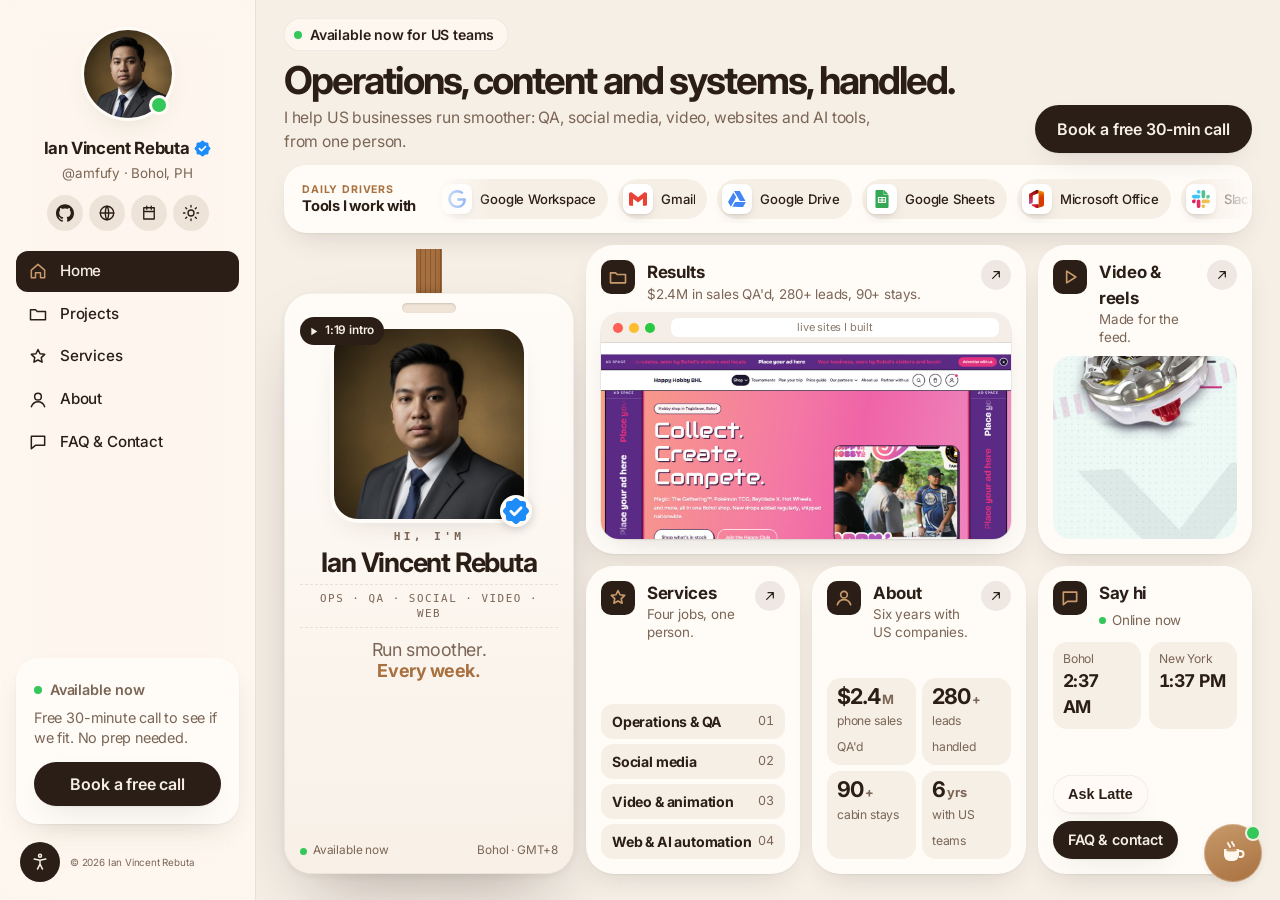
<file: index.html>
<!DOCTYPE html>
<html lang="en">
<head>
<meta charset="UTF-8">
<meta name="viewport" content="width=device-width, initial-scale=1, viewport-fit=cover">
<meta name="theme-color" content="#F6EFE6" media="(prefers-color-scheme: light)">
<meta name="theme-color" content="#17110D" media="(prefers-color-scheme: dark)">
<title>Ian Vincent Rebuta | Remote Ops, QA, Social Media & Web</title>
<meta name="description" content="Hire Ian Vincent Rebuta for remote operations & QA, social media, video and web & AI automation. 6 years with US companies. Book a free 30-min call.">
<meta name="robots" content="index, follow, max-image-preview:large, max-snippet:-1, max-video-preview:-1">
<meta name="author" content="Ian Vincent Rebuta">
<link rel="canonical" href="https://ian-vincent-rebuta-portfolio.vercel.app/">
<link rel="alternate" type="text/plain" title="Summary for AI assistants" href="/llms.txt">
<meta name="geo.region" content="PH-BOH"><meta name="geo.placename" content="Bohol, Philippines">
<meta property="og:type" content="profile">
<meta property="og:site_name" content="Ian Vincent Rebuta">
<meta property="og:url" content="https://ian-vincent-rebuta-portfolio.vercel.app/">
<meta property="og:title" content="Ian Vincent Rebuta | Operations, Social Media, Video & Web">
<meta property="og:description" content="Hire Ian Vincent Rebuta for remote operations & QA, social media, video and web & AI automation. 6 years with US companies. Book a free 30-min call.">
<meta property="og:image" content="https://ian-vincent-rebuta-portfolio.vercel.app/og.jpg"><meta property="og:image:width" content="1200"><meta property="og:image:height" content="630">
<meta property="og:image:alt" content="Ian Vincent Rebuta, Operations, Social Media, Video and Web specialist">
<meta property="og:locale" content="en_US">
<meta name="twitter:card" content="summary_large_image">
<meta name="twitter:title" content="Ian Vincent Rebuta | Operations, Social Media, Video & Web">
<meta name="twitter:description" content="Hire Ian Vincent Rebuta for remote operations & QA, social media, video and web & AI automation. 6 years with US companies. Book a free 30-min call.">
<meta name="twitter:image" content="https://ian-vincent-rebuta-portfolio.vercel.app/og.jpg">
<link rel="icon" type="image/png" sizes="32x32" href="/favicon-32.png">
<link rel="apple-touch-icon" href="/apple-touch-icon.png">
<link rel="manifest" href="/site.webmanifest">
<link rel="preload" as="image" href="/portrait.jpg" fetchpriority="high">
<link rel="preconnect" href="https://fonts.googleapis.com"><link rel="preconnect" href="https://fonts.gstatic.com" crossorigin>
<link href="https://fonts.googleapis.com/css2?family=Inter:wght@400;500;600;700;800&display=swap" rel="stylesheet">
<link rel="stylesheet" href="/assets/site.css?v=2026-11-20b">
<script>(function(){var d=document.documentElement;d.classList.add("js");try{var t=localStorage.getItem("theme");if(t)d.dataset.theme=t;var a=JSON.parse(localStorage.getItem("a11y")||"{}");if(a.fs)d.classList.add("fs-"+a.fs);["hc","rm","ul"].forEach(function(k){if(a[k])d.classList.add(k)})}catch(e){}})()</script>
<script type="application/ld+json">
{
 "@context": "https://schema.org",
 "@graph": [
  {
   "@type": "WebSite",
   "@id": "https://ian-vincent-rebuta-portfolio.vercel.app/#website",
   "url": "https://ian-vincent-rebuta-portfolio.vercel.app/",
   "name": "Ian Vincent Rebuta",
   "inLanguage": "en",
   "publisher": {
    "@id": "https://ian-vincent-rebuta-portfolio.vercel.app/#person"
   }
  },
  {
   "@type": "ProfilePage",
   "@id": "https://ian-vincent-rebuta-portfolio.vercel.app/#page",
   "url": "https://ian-vincent-rebuta-portfolio.vercel.app/",
   "name": "Ian Vincent Rebuta | Remote Ops, QA, Social Media & Web",
   "description": "Portfolio of Ian Vincent Rebuta, remote operations & QA, social media, video and web & AI specialist.",
   "isPartOf": {
    "@id": "https://ian-vincent-rebuta-portfolio.vercel.app/#website"
   },
   "about": {
    "@id": "https://ian-vincent-rebuta-portfolio.vercel.app/#person"
   },
   "dateModified": "2026-11-20",
   "inLanguage": "en",
   "breadcrumb": {
    "@type": "BreadcrumbList",
    "itemListElement": [
     {
      "@type": "ListItem",
      "position": 1,
      "name": "Home",
      "item": "https://ian-vincent-rebuta-portfolio.vercel.app/"
     }
    ]
   },
   "mainEntity": {
    "@id": "https://ian-vincent-rebuta-portfolio.vercel.app/#person"
   },
   "primaryImageOfPage": "https://ian-vincent-rebuta-portfolio.vercel.app/portrait.jpg"
  },
  {
   "@type": "Person",
   "@id": "https://ian-vincent-rebuta-portfolio.vercel.app/#person",
   "name": "Ian Vincent Rebuta",
   "alternateName": "Ian Rebuta",
   "url": "https://ian-vincent-rebuta-portfolio.vercel.app/",
   "image": "https://ian-vincent-rebuta-portfolio.vercel.app/portrait.jpg",
   "jobTitle": "Remote Operations, QA, Social Media & Web Specialist",
   "description": "Ian Vincent Rebuta is a remote operations and quality assurance specialist, social media manager, video editor and web and AI automation builder based in Bohol, Philippines. He has six years of experience with US companies, led 23 QA analysts across three countries at Ibex Global, worked in QA and machine learning at Nooro, and founded Pvblicly, a remote operations practice.",
   "address": {
    "@type": "PostalAddress",
    "addressRegion": "Bohol",
    "addressCountry": "PH"
   },
   "homeLocation": {
    "@type": "Place",
    "name": "Bohol, Philippines"
   },
   "knowsLanguage": "en",
   "knowsAbout": [
    "Business operations",
    "Quality assurance",
    "Call auditing",
    "Customer experience",
    "Standard operating procedures",
    "CRM management",
    "Social media management",
    "Content calendars",
    "Short-form video",
    "Video editing",
    "Motion graphics",
    "Web design",
    "Landing pages",
    "AI automation",
    "Claude",
    "GoHighLevel",
    "Salesforce",
    "Real Geeks",
    "Zapier",
    "Google Apps Script"
   ],
   "hasOccupation": {
    "@type": "Occupation",
    "name": "Operations and QA Specialist",
    "occupationLocation": {
     "@type": "Country",
     "name": "Philippines"
    },
    "skills": "Quality assurance, operations, social media management, video editing, web development, AI automation"
   },
   "worksFor": {
    "@id": "https://ian-vincent-rebuta-portfolio.vercel.app/#pvblicly"
   },
   "alumniOf": [
    {
     "@type": "Organization",
     "name": "Ibex Global"
    },
    {
     "@type": "Organization",
     "name": "Nooro"
    }
   ],
   "sameAs": [
    "https://github.com/amfufy",
    "https://pvblicly.vercel.app/",
    "https://calendly.com/ianrebuta/30min"
   ],
   "makesOffer": {
    "@type": "OfferCatalog",
    "name": "Services",
    "itemListElement": [
     {
      "@type": "Offer",
      "itemOffered": {
       "@type": "Service",
       "name": "Operations & QA",
       "description": "Call, email and chat audits against a scorecard, SOPs, weekly reports, meeting minutes and CRM follow-up.",
       "areaServed": "US"
      }
     },
     {
      "@type": "Offer",
      "itemOffered": {
       "@type": "Service",
       "name": "Social media management",
       "description": "Content calendars, captions, scheduling and posting for Facebook and Instagram pages.",
       "areaServed": "US"
      }
     },
     {
      "@type": "Offer",
      "itemOffered": {
       "@type": "Service",
       "name": "Video & animation",
       "description": "Vertical reels, brand films, explainers and animated shorts, from script to finished MP4.",
       "areaServed": "US"
      }
     },
     {
      "@type": "Offer",
      "itemOffered": {
       "@type": "Service",
       "name": "Web & AI automation",
       "description": "Landing pages, booking pages and web apps, AI concierges and Claude skills, Zapier and Google Apps Script automations.",
       "areaServed": "US"
      }
     }
    ]
   }
  },
  {
   "@type": "Organization",
   "@id": "https://ian-vincent-rebuta-portfolio.vercel.app/#pvblicly",
   "name": "Pvblicly",
   "url": "https://pvblicly.vercel.app/",
   "description": "Remote operations team for busy business owners: SOPs, admin, reports, customer follow-up and social media.",
   "founder": {
    "@id": "https://ian-vincent-rebuta-portfolio.vercel.app/#person"
   }
  }
 ]
}
</script>
</head>
<body class="pg-home">
<a class="skip" href="#main">Skip to content</a>
<aside class="side" aria-label="Sidebar">
  <div class="prof">
    <a class="prof-pic" href="/" aria-label="Home"><img src="/photo.jpg" alt="Ian Vincent Rebuta" width="88" height="88"><i class="online" title="Available now"></i></a>
    <p class="prof-name">Ian Vincent Rebuta <svg class="verified" viewBox="0 0 24 24" role="img" aria-label="Verified"><path d="M12.00 0.85 L12.58 0.94 L13.14 1.19 L13.65 1.57 L14.12 2.01 L14.56 2.46 L14.97 2.86 L15.39 3.16 L15.85 3.35 L16.36 3.44 L16.94 3.45 L17.56 3.44 L18.21 3.45 L18.84 3.55 L19.41 3.77 L19.88 4.12 L20.23 4.59 L20.45 5.16 L20.55 5.79 L20.56 6.44 L20.55 7.06 L20.56 7.64 L20.65 8.15 L20.84 8.61 L21.14 9.03 L21.54 9.44 L21.99 9.88 L22.43 10.35 L22.81 10.86 L23.06 11.42 L23.15 12.00 L23.06 12.58 L22.81 13.14 L22.43 13.65 L21.99 14.12 L21.54 14.56 L21.14 14.97 L20.84 15.39 L20.65 15.85 L20.56 16.36 L20.55 16.94 L20.56 17.56 L20.55 18.21 L20.45 18.84 L20.23 19.41 L19.88 19.88 L19.41 20.23 L18.84 20.45 L18.21 20.55 L17.56 20.56 L16.94 20.55 L16.36 20.56 L15.85 20.65 L15.39 20.84 L14.97 21.14 L14.56 21.54 L14.12 21.99 L13.65 22.43 L13.14 22.81 L12.58 23.06 L12.00 23.15 L11.42 23.06 L10.86 22.81 L10.35 22.43 L9.88 21.99 L9.44 21.54 L9.03 21.14 L8.61 20.84 L8.15 20.65 L7.64 20.56 L7.06 20.55 L6.44 20.56 L5.79 20.55 L5.16 20.45 L4.59 20.23 L4.12 19.88 L3.77 19.41 L3.55 18.84 L3.45 18.21 L3.44 17.56 L3.45 16.94 L3.44 16.36 L3.35 15.85 L3.16 15.39 L2.86 14.97 L2.46 14.56 L2.01 14.12 L1.57 13.65 L1.19 13.14 L0.94 12.58 L0.85 12.00 L0.94 11.42 L1.19 10.86 L1.57 10.35 L2.01 9.88 L2.46 9.44 L2.86 9.03 L3.16 8.61 L3.35 8.15 L3.44 7.64 L3.45 7.06 L3.44 6.44 L3.45 5.79 L3.55 5.16 L3.77 4.59 L4.12 4.12 L4.59 3.77 L5.16 3.55 L5.79 3.45 L6.44 3.44 L7.06 3.45 L7.64 3.44 L8.15 3.35 L8.61 3.16 L9.03 2.86 L9.44 2.46 L9.88 2.01 L10.35 1.57 L10.86 1.19 L11.42 0.94Z" fill="#1D8CF8"/><path d="M7.6 12.2l3 3 5.8-6" fill="none" stroke="#fff" stroke-width="2.3" stroke-linecap="round" stroke-linejoin="round"/></svg></p>
    <p class="prof-handle">@amfufy · Bohol, PH</p>
    <div class="prof-links">
      <a href="https://github.com/amfufy" target="_blank" rel="noopener me" aria-label="GitHub"><svg class="i fill" viewBox="0 0 24 24" aria-hidden="true"><path d="M12 .297c-6.63 0-12 5.373-12 12 0 5.303 3.438 9.8 8.205 11.385.6.113.82-.258.82-.577 0-.285-.01-1.04-.015-2.04-3.338.724-4.042-1.61-4.042-1.61C4.422 18.07 3.633 17.7 3.633 17.7c-1.087-.744.084-.729.084-.729 1.205.084 1.838 1.236 1.838 1.236 1.07 1.835 2.809 1.305 3.495.998.108-.776.417-1.305.76-1.605-2.665-.3-5.466-1.332-5.466-5.93 0-1.31.465-2.38 1.235-3.22-.135-.303-.54-1.523.105-3.176 0 0 1.005-.322 3.3 1.23.96-.267 1.98-.399 3-.405 1.02.006 2.04.138 3 .405 2.28-1.552 3.285-1.23 3.285-1.23.645 1.653.24 2.873.12 3.176.765.84 1.23 1.91 1.23 3.22 0 4.61-2.805 5.625-5.475 5.92.42.36.81 1.096.81 2.22 0 1.606-.015 2.896-.015 3.286 0 .315.21.69.825.57C20.565 22.092 24 17.592 24 12.297c0-6.627-5.373-12-12-12"/></svg></a>
      <a href="https://pvblicly.vercel.app/" target="_blank" rel="noopener" aria-label="Pvblicly, my remote operations practice"><svg class="i " viewBox="0 0 24 24" aria-hidden="true"><circle cx="12" cy="12" r="9"/><path d="M3 12h18M12 3c3 3.5 3 14.5 0 18M12 3c-3 3.5-3 14.5 0 18"/></svg></a>
      <a href="https://calendly.com/ianrebuta/30min" target="_blank" rel="noopener" aria-label="Book a call on Calendly"><svg class="i " viewBox="0 0 24 24" aria-hidden="true"><path d="M5 5h14v15H5zM5 10h14M9 3v4M15 3v4"/></svg></a>
      <button type="button" class="theme-btn" aria-label="Switch light or dark mode"><svg class="i sun" viewBox="0 0 24 24" aria-hidden="true"><circle cx="12" cy="12" r="4"/><path d="M12 2v2M12 20v2M4.9 4.9l1.4 1.4M17.7 17.7l1.4 1.4M2 12h2M20 12h2M4.9 19.1l1.4-1.4M17.7 6.3l1.4-1.4"/></svg><svg class="i moon" viewBox="0 0 24 24" aria-hidden="true"><path d="M20 14.5A8 8 0 019.5 4 8 8 0 1020 14.5z"/></svg></button>
    </div>
  </div>
  <nav class="side-nav" aria-label="Main"><a href="/" class="on" aria-current="page"><svg class="i " viewBox="0 0 24 24" aria-hidden="true"><path d="M4 11l8-7 8 7v9h-5v-6H9v6H4z"/></svg><span>Home</span></a><a href="/projects"><svg class="i " viewBox="0 0 24 24" aria-hidden="true"><path d="M3 7h6l2 2h10v10H3z"/></svg><span>Projects</span></a><a href="/services"><svg class="i " viewBox="0 0 24 24" aria-hidden="true"><path d="M12 3l2.4 5.1 5.6.7-4.1 3.9 1 5.5L12 15.6 7.1 18.2l1-5.5L4 8.8l5.6-.7z"/></svg><span>Services</span></a><a href="/about"><svg class="i " viewBox="0 0 24 24" aria-hidden="true"><circle cx="12" cy="8" r="4"/><path d="M4 20c1.5-4 4.5-6 8-6s6.5 2 8 6"/></svg><span>About</span></a><a href="/contact"><svg class="i " viewBox="0 0 24 24" aria-hidden="true"><path d="M4 5h16v11H9l-5 4z"/></svg><span>FAQ & Contact</span></a></nav>
  <div class="side-card">
    <p class="avail"><i aria-hidden="true"></i>Available now</p>
    <p>Free 30-minute call to see if we fit. No prep needed.</p>
    <a class="btn sun" href="https://calendly.com/ianrebuta/30min" target="_blank" rel="noopener">Book a free call</a>
  </div>
  <div class="side-foot"><button type="button" class="a11y-btn" aria-label="Accessibility settings" aria-haspopup="dialog"><svg class="i " viewBox="0 0 24 24" aria-hidden="true"><circle cx="12" cy="4.5" r="1.8"/><path d="M5 8.5l7 1.5 7-1.5M12 10v4.5M12 14.5l-3 6M12 14.5l3 6"/></svg></button><small>© 2026 Ian Vincent Rebuta</small></div>
</aside>
<div class="app">
<header class="top">
  <div class="wrap">
    <a class="brand" href="/"><img src="/photo.jpg" alt=""><span>Ian Vincent Rebuta</span><svg class="verified" viewBox="0 0 24 24" role="img" aria-label="Verified"><path d="M12.00 0.85 L12.58 0.94 L13.14 1.19 L13.65 1.57 L14.12 2.01 L14.56 2.46 L14.97 2.86 L15.39 3.16 L15.85 3.35 L16.36 3.44 L16.94 3.45 L17.56 3.44 L18.21 3.45 L18.84 3.55 L19.41 3.77 L19.88 4.12 L20.23 4.59 L20.45 5.16 L20.55 5.79 L20.56 6.44 L20.55 7.06 L20.56 7.64 L20.65 8.15 L20.84 8.61 L21.14 9.03 L21.54 9.44 L21.99 9.88 L22.43 10.35 L22.81 10.86 L23.06 11.42 L23.15 12.00 L23.06 12.58 L22.81 13.14 L22.43 13.65 L21.99 14.12 L21.54 14.56 L21.14 14.97 L20.84 15.39 L20.65 15.85 L20.56 16.36 L20.55 16.94 L20.56 17.56 L20.55 18.21 L20.45 18.84 L20.23 19.41 L19.88 19.88 L19.41 20.23 L18.84 20.45 L18.21 20.55 L17.56 20.56 L16.94 20.55 L16.36 20.56 L15.85 20.65 L15.39 20.84 L14.97 21.14 L14.56 21.54 L14.12 21.99 L13.65 22.43 L13.14 22.81 L12.58 23.06 L12.00 23.15 L11.42 23.06 L10.86 22.81 L10.35 22.43 L9.88 21.99 L9.44 21.54 L9.03 21.14 L8.61 20.84 L8.15 20.65 L7.64 20.56 L7.06 20.55 L6.44 20.56 L5.79 20.55 L5.16 20.45 L4.59 20.23 L4.12 19.88 L3.77 19.41 L3.55 18.84 L3.45 18.21 L3.44 17.56 L3.45 16.94 L3.44 16.36 L3.35 15.85 L3.16 15.39 L2.86 14.97 L2.46 14.56 L2.01 14.12 L1.57 13.65 L1.19 13.14 L0.94 12.58 L0.85 12.00 L0.94 11.42 L1.19 10.86 L1.57 10.35 L2.01 9.88 L2.46 9.44 L2.86 9.03 L3.16 8.61 L3.35 8.15 L3.44 7.64 L3.45 7.06 L3.44 6.44 L3.45 5.79 L3.55 5.16 L3.77 4.59 L4.12 4.12 L4.59 3.77 L5.16 3.55 L5.79 3.45 L6.44 3.44 L7.06 3.45 L7.64 3.44 L8.15 3.35 L8.61 3.16 L9.03 2.86 L9.44 2.46 L9.88 2.01 L10.35 1.57 L10.86 1.19 L11.42 0.94Z" fill="#1D8CF8"/><path d="M7.6 12.2l3 3 5.8-6" fill="none" stroke="#fff" stroke-width="2.3" stroke-linecap="round" stroke-linejoin="round"/></svg></a>
    <div class="top-r"><button type="button" class="a11y-btn" aria-label="Accessibility settings" aria-haspopup="dialog"><svg class="i " viewBox="0 0 24 24" aria-hidden="true"><circle cx="12" cy="4.5" r="1.8"/><path d="M5 8.5l7 1.5 7-1.5M12 10v4.5M12 14.5l-3 6M12 14.5l3 6"/></svg></button><button type="button" class="theme-btn" aria-label="Switch light or dark mode"><svg class="i sun" viewBox="0 0 24 24" aria-hidden="true"><circle cx="12" cy="12" r="4"/><path d="M12 2v2M12 20v2M4.9 4.9l1.4 1.4M17.7 17.7l1.4 1.4M2 12h2M20 12h2M4.9 19.1l1.4-1.4M17.7 6.3l1.4-1.4"/></svg><svg class="i moon" viewBox="0 0 24 24" aria-hidden="true"><path d="M20 14.5A8 8 0 019.5 4 8 8 0 1020 14.5z"/></svg></button><a class="btn sun sm" href="https://calendly.com/ianrebuta/30min" target="_blank" rel="noopener">Book a call</a></div>
  </div>
</header>
<main id="main">

<div class="home">
  <header class="home-head rv">
    <div><p class="avail"><i aria-hidden="true"></i>Available now for US teams</p>
      <h1>Operations, content and systems, handled.</h1>
      <p class="sub">I help US businesses run smoother: QA, social media, video, websites and AI tools, from one person.</p></div>
    <a class="btn sun" href="https://calendly.com/ianrebuta/30min" target="_blank" rel="noopener">Book a free 30-min call</a>
  </header>

  <section class="pillbar rv" aria-label="Tools I work with">
    <p class="pb-l"><small>Daily drivers</small><b>Tools I work with</b></p>
    <div class="mq-row"><ul class="mq-track"><li><span class="appico"><img src="/logos/google.svg" alt="" width="30" height="30" loading="lazy" decoding="async"></span><span class="mq-name">Google Workspace</span></li><li><span class="appico"><img src="/logos/gmail.svg" alt="" width="30" height="30" loading="lazy" decoding="async"></span><span class="mq-name">Gmail</span></li><li><span class="appico"><img src="/logos/googledrive.svg" alt="" width="30" height="30" loading="lazy" decoding="async"></span><span class="mq-name">Google Drive</span></li><li><span class="appico"><img src="/logos/googlesheets.svg" alt="" width="30" height="30" loading="lazy" decoding="async"></span><span class="mq-name">Google Sheets</span></li><li><span class="appico"><img src="/logos/microsoft-office.svg" alt="" width="30" height="30" loading="lazy" decoding="async"></span><span class="mq-name">Microsoft Office</span></li><li><span class="appico"><img src="/logos/slack.svg" alt="" width="30" height="30" loading="lazy" decoding="async"></span><span class="mq-name">Slack</span></li><li><span class="appico"><img src="/logos/notion.svg" alt="" width="30" height="30" loading="lazy" decoding="async"></span><span class="mq-name">Notion</span></li><li><span class="appico"><img src="/logos/confluence.svg" alt="" width="30" height="30" loading="lazy" decoding="async"></span><span class="mq-name">Confluence</span></li><li><span class="appico"><img src="/logos/dropbox.svg" alt="" width="30" height="30" loading="lazy" decoding="async"></span><span class="mq-name">Dropbox</span></li><li><span class="appico"><img src="/logos/calendly.svg" alt="" width="30" height="30" loading="lazy" decoding="async"></span><span class="mq-name">Calendly</span></li><li><span class="appico"><img src="/logos/monday.png" alt="" width="30" height="30" loading="lazy" decoding="async"></span><span class="mq-name">Monday.com</span></li><li><span class="appico"><img src="/logos/salesforce.svg" alt="" width="30" height="30" loading="lazy" decoding="async"></span><span class="mq-name">Salesforce</span></li><li><span class="appico"><img src="/logos/gohighlevel.png" alt="" width="30" height="30" loading="lazy" decoding="async"></span><span class="mq-name">GoHighLevel</span></li><li><span class="appico"><img src="/logos/realgeeks.svg" alt="" width="30" height="30" loading="lazy" decoding="async"></span><span class="mq-name">Real Geeks</span></li><li><span class="appico"><img src="/logos/zendesk.svg" alt="" width="30" height="30" loading="lazy" decoding="async"></span><span class="mq-name">Zendesk</span></li><li><span class="appico"><img src="/logos/gorgias.png" alt="" width="30" height="30" loading="lazy" decoding="async"></span><span class="mq-name">Gorgias</span></li><li><span class="appico"><img src="/logos/vonage.svg" alt="" width="30" height="30" loading="lazy" decoding="async"></span><span class="mq-name">Vonage</span></li><li><span class="appico"><img src="/logos/mailchimp.svg" alt="" width="30" height="30" loading="lazy" decoding="async"></span><span class="mq-name">Mailchimp</span></li><li><span class="appico"><img src="/logos/gokaizn.png" alt="" width="30" height="30" loading="lazy" decoding="async"></span><span class="mq-name">GoKaizn</span></li><li><span class="appico"><img src="/logos/meta.svg" alt="" width="30" height="30" loading="lazy" decoding="async"></span><span class="mq-name">Meta Business Suite</span></li><li><span class="appico"><img src="/logos/facebook.svg" alt="" width="30" height="30" loading="lazy" decoding="async"></span><span class="mq-name">Facebook</span></li><li><span class="appico"><img src="/logos/instagram.svg" alt="" width="30" height="30" loading="lazy" decoding="async"></span><span class="mq-name">Instagram</span></li><li><span class="appico"><img src="/logos/canva.svg" alt="" width="30" height="30" loading="lazy" decoding="async"></span><span class="mq-name">Canva</span></li><li><span class="appico"><img src="/logos/capcut.png" alt="" width="30" height="30" loading="lazy" decoding="async"></span><span class="mq-name">CapCut</span></li><li><span class="appico"><img src="/logos/photoshop.svg" alt="" width="30" height="30" loading="lazy" decoding="async"></span><span class="mq-name">Photoshop</span></li><li><span class="appico"><img src="/logos/ffmpeg.svg" alt="" width="30" height="30" loading="lazy" decoding="async"></span><span class="mq-name">FFmpeg</span></li><li><span class="appico"><img src="/logos/html5.svg" alt="" width="30" height="30" loading="lazy" decoding="async"></span><span class="mq-name">HTML</span></li><li><span class="appico"><img src="/logos/css.svg" alt="" width="30" height="30" loading="lazy" decoding="async"></span><span class="mq-name">CSS</span></li><li><span class="appico"><img src="/logos/javascript.svg" alt="" width="30" height="30" loading="lazy" decoding="async"></span><span class="mq-name">JavaScript</span></li><li><span class="appico"><img src="/logos/github.svg" alt="" width="30" height="30" loading="lazy" decoding="async"></span><span class="mq-name">GitHub</span></li><li><span class="appico"><img src="/logos/vercel.svg" alt="" width="30" height="30" loading="lazy" decoding="async"></span><span class="mq-name">Vercel</span></li><li><span class="appico"><img src="/logos/claude.svg" alt="" width="30" height="30" loading="lazy" decoding="async"></span><span class="mq-name">Claude</span></li><li><span class="appico"><img src="/logos/openai.svg" alt="" width="30" height="30" loading="lazy" decoding="async"></span><span class="mq-name">ChatGPT</span></li><li><span class="appico"><img src="/logos/googlegemini.svg" alt="" width="30" height="30" loading="lazy" decoding="async"></span><span class="mq-name">Gemini</span></li><li><span class="appico"><img src="/logos/zapier.svg" alt="" width="30" height="30" loading="lazy" decoding="async"></span><span class="mq-name">Zapier</span></li><li><span class="appico"><img src="/logos/googleappsscript.svg" alt="" width="30" height="30" loading="lazy" decoding="async"></span><span class="mq-name">Google Apps Script</span></li></ul><ul class="mq-track" aria-hidden="true"><li><span class="appico"><img src="/logos/google.svg" alt="" width="30" height="30" loading="lazy" decoding="async"></span><span class="mq-name">Google Workspace</span></li><li><span class="appico"><img src="/logos/gmail.svg" alt="" width="30" height="30" loading="lazy" decoding="async"></span><span class="mq-name">Gmail</span></li><li><span class="appico"><img src="/logos/googledrive.svg" alt="" width="30" height="30" loading="lazy" decoding="async"></span><span class="mq-name">Google Drive</span></li><li><span class="appico"><img src="/logos/googlesheets.svg" alt="" width="30" height="30" loading="lazy" decoding="async"></span><span class="mq-name">Google Sheets</span></li><li><span class="appico"><img src="/logos/microsoft-office.svg" alt="" width="30" height="30" loading="lazy" decoding="async"></span><span class="mq-name">Microsoft Office</span></li><li><span class="appico"><img src="/logos/slack.svg" alt="" width="30" height="30" loading="lazy" decoding="async"></span><span class="mq-name">Slack</span></li><li><span class="appico"><img src="/logos/notion.svg" alt="" width="30" height="30" loading="lazy" decoding="async"></span><span class="mq-name">Notion</span></li><li><span class="appico"><img src="/logos/confluence.svg" alt="" width="30" height="30" loading="lazy" decoding="async"></span><span class="mq-name">Confluence</span></li><li><span class="appico"><img src="/logos/dropbox.svg" alt="" width="30" height="30" loading="lazy" decoding="async"></span><span class="mq-name">Dropbox</span></li><li><span class="appico"><img src="/logos/calendly.svg" alt="" width="30" height="30" loading="lazy" decoding="async"></span><span class="mq-name">Calendly</span></li><li><span class="appico"><img src="/logos/monday.png" alt="" width="30" height="30" loading="lazy" decoding="async"></span><span class="mq-name">Monday.com</span></li><li><span class="appico"><img src="/logos/salesforce.svg" alt="" width="30" height="30" loading="lazy" decoding="async"></span><span class="mq-name">Salesforce</span></li><li><span class="appico"><img src="/logos/gohighlevel.png" alt="" width="30" height="30" loading="lazy" decoding="async"></span><span class="mq-name">GoHighLevel</span></li><li><span class="appico"><img src="/logos/realgeeks.svg" alt="" width="30" height="30" loading="lazy" decoding="async"></span><span class="mq-name">Real Geeks</span></li><li><span class="appico"><img src="/logos/zendesk.svg" alt="" width="30" height="30" loading="lazy" decoding="async"></span><span class="mq-name">Zendesk</span></li><li><span class="appico"><img src="/logos/gorgias.png" alt="" width="30" height="30" loading="lazy" decoding="async"></span><span class="mq-name">Gorgias</span></li><li><span class="appico"><img src="/logos/vonage.svg" alt="" width="30" height="30" loading="lazy" decoding="async"></span><span class="mq-name">Vonage</span></li><li><span class="appico"><img src="/logos/mailchimp.svg" alt="" width="30" height="30" loading="lazy" decoding="async"></span><span class="mq-name">Mailchimp</span></li><li><span class="appico"><img src="/logos/gokaizn.png" alt="" width="30" height="30" loading="lazy" decoding="async"></span><span class="mq-name">GoKaizn</span></li><li><span class="appico"><img src="/logos/meta.svg" alt="" width="30" height="30" loading="lazy" decoding="async"></span><span class="mq-name">Meta Business Suite</span></li><li><span class="appico"><img src="/logos/facebook.svg" alt="" width="30" height="30" loading="lazy" decoding="async"></span><span class="mq-name">Facebook</span></li><li><span class="appico"><img src="/logos/instagram.svg" alt="" width="30" height="30" loading="lazy" decoding="async"></span><span class="mq-name">Instagram</span></li><li><span class="appico"><img src="/logos/canva.svg" alt="" width="30" height="30" loading="lazy" decoding="async"></span><span class="mq-name">Canva</span></li><li><span class="appico"><img src="/logos/capcut.png" alt="" width="30" height="30" loading="lazy" decoding="async"></span><span class="mq-name">CapCut</span></li><li><span class="appico"><img src="/logos/photoshop.svg" alt="" width="30" height="30" loading="lazy" decoding="async"></span><span class="mq-name">Photoshop</span></li><li><span class="appico"><img src="/logos/ffmpeg.svg" alt="" width="30" height="30" loading="lazy" decoding="async"></span><span class="mq-name">FFmpeg</span></li><li><span class="appico"><img src="/logos/html5.svg" alt="" width="30" height="30" loading="lazy" decoding="async"></span><span class="mq-name">HTML</span></li><li><span class="appico"><img src="/logos/css.svg" alt="" width="30" height="30" loading="lazy" decoding="async"></span><span class="mq-name">CSS</span></li><li><span class="appico"><img src="/logos/javascript.svg" alt="" width="30" height="30" loading="lazy" decoding="async"></span><span class="mq-name">JavaScript</span></li><li><span class="appico"><img src="/logos/github.svg" alt="" width="30" height="30" loading="lazy" decoding="async"></span><span class="mq-name">GitHub</span></li><li><span class="appico"><img src="/logos/vercel.svg" alt="" width="30" height="30" loading="lazy" decoding="async"></span><span class="mq-name">Vercel</span></li><li><span class="appico"><img src="/logos/claude.svg" alt="" width="30" height="30" loading="lazy" decoding="async"></span><span class="mq-name">Claude</span></li><li><span class="appico"><img src="/logos/openai.svg" alt="" width="30" height="30" loading="lazy" decoding="async"></span><span class="mq-name">ChatGPT</span></li><li><span class="appico"><img src="/logos/googlegemini.svg" alt="" width="30" height="30" loading="lazy" decoding="async"></span><span class="mq-name">Gemini</span></li><li><span class="appico"><img src="/logos/zapier.svg" alt="" width="30" height="30" loading="lazy" decoding="async"></span><span class="mq-name">Zapier</span></li><li><span class="appico"><img src="/logos/googleappsscript.svg" alt="" width="30" height="30" loading="lazy" decoding="async"></span><span class="mq-name">Google Apps Script</span></li></ul></div>
  </section>

  <div class="home-grid">
    <div class="badge-wrap rv">
      <span class="lanyard" aria-hidden="true"></span>
      <article class="badge" id="badge" aria-label="ID card: Ian Vincent Rebuta">
        <span class="badge-clip" aria-hidden="true"></span>
        <span class="badge-shine" aria-hidden="true"></span>
        <a class="badge-play" href="/about#intro"><svg class="i " viewBox="0 0 24 24" aria-hidden="true"><path d="M8 5v14l11-7z"/></svg><span>1:19 intro</span></a>
        <div class="badge-photo"><img src="/portrait.jpg" alt="Ian Vincent Rebuta" width="826" height="826" fetchpriority="high"><svg class="verified" viewBox="0 0 24 24" role="img" aria-label="Verified"><path d="M12.00 0.85 L12.58 0.94 L13.14 1.19 L13.65 1.57 L14.12 2.01 L14.56 2.46 L14.97 2.86 L15.39 3.16 L15.85 3.35 L16.36 3.44 L16.94 3.45 L17.56 3.44 L18.21 3.45 L18.84 3.55 L19.41 3.77 L19.88 4.12 L20.23 4.59 L20.45 5.16 L20.55 5.79 L20.56 6.44 L20.55 7.06 L20.56 7.64 L20.65 8.15 L20.84 8.61 L21.14 9.03 L21.54 9.44 L21.99 9.88 L22.43 10.35 L22.81 10.86 L23.06 11.42 L23.15 12.00 L23.06 12.58 L22.81 13.14 L22.43 13.65 L21.99 14.12 L21.54 14.56 L21.14 14.97 L20.84 15.39 L20.65 15.85 L20.56 16.36 L20.55 16.94 L20.56 17.56 L20.55 18.21 L20.45 18.84 L20.23 19.41 L19.88 19.88 L19.41 20.23 L18.84 20.45 L18.21 20.55 L17.56 20.56 L16.94 20.55 L16.36 20.56 L15.85 20.65 L15.39 20.84 L14.97 21.14 L14.56 21.54 L14.12 21.99 L13.65 22.43 L13.14 22.81 L12.58 23.06 L12.00 23.15 L11.42 23.06 L10.86 22.81 L10.35 22.43 L9.88 21.99 L9.44 21.54 L9.03 21.14 L8.61 20.84 L8.15 20.65 L7.64 20.56 L7.06 20.55 L6.44 20.56 L5.79 20.55 L5.16 20.45 L4.59 20.23 L4.12 19.88 L3.77 19.41 L3.55 18.84 L3.45 18.21 L3.44 17.56 L3.45 16.94 L3.44 16.36 L3.35 15.85 L3.16 15.39 L2.86 14.97 L2.46 14.56 L2.01 14.12 L1.57 13.65 L1.19 13.14 L0.94 12.58 L0.85 12.00 L0.94 11.42 L1.19 10.86 L1.57 10.35 L2.01 9.88 L2.46 9.44 L2.86 9.03 L3.16 8.61 L3.35 8.15 L3.44 7.64 L3.45 7.06 L3.44 6.44 L3.45 5.79 L3.55 5.16 L3.77 4.59 L4.12 4.12 L4.59 3.77 L5.16 3.55 L5.79 3.45 L6.44 3.44 L7.06 3.45 L7.64 3.44 L8.15 3.35 L8.61 3.16 L9.03 2.86 L9.44 2.46 L9.88 2.01 L10.35 1.57 L10.86 1.19 L11.42 0.94Z" fill="#1D8CF8"/><path d="M7.6 12.2l3 3 5.8-6" fill="none" stroke="#fff" stroke-width="2.3" stroke-linecap="round" stroke-linejoin="round"/></svg></div>
        <p class="badge-hi">Hi, I'm</p>
        <h2 class="badge-name">Ian Vincent Rebuta</h2>
        <p class="badge-role">Ops · QA · Social · Video · Web</p>
        <p class="badge-tag">Run smoother.<br><b>Every week.</b></p>
        <div class="badge-foot"><span><i class="online"></i>Available now</span><span>Bohol · GMT+8</span></div>
      </article>
    </div>

    <a class="tile t-proj rv" href="/projects#money">
      <span class="t-h"><svg class="i t-ico" viewBox="0 0 24 24" aria-hidden="true"><path d="M3 7h6l2 2h10v10H3z"/></svg><span><b>Results</b><small>$2.4M in sales QA&#x27;d, 280+ leads, 90+ stays.</small></span><svg class="i t-go" viewBox="0 0 24 24" aria-hidden="true"><path d="M7 17L17 7M9 7h8v8"/></svg></span>
      <span class="carousel browser"><span class="chrome"><i></i><i></i><i></i><span>live sites I built</span></span><span class="car"><img src="/shots/happyhobby.jpg" alt="" loading="eager" width="1200" height="750" style="--i:0"><img src="/shots/etl.jpg" alt="" loading="lazy" width="1200" height="750" style="--i:1"><img src="/shots/wedding.jpg" alt="" loading="lazy" width="1200" height="750" style="--i:2"><img src="/shots/pvblicly.jpg" alt="" loading="lazy" width="1200" height="750" style="--i:3"><img src="/shots/kusog.jpg" alt="" loading="lazy" width="1200" height="750" style="--i:4"></span></span>
    </a>

    <a class="tile t-reel rv" href="/projects#video">
      <span class="t-h"><svg class="i t-ico" viewBox="0 0 24 24" aria-hidden="true"><path d="M8 5v14l11-7z"/></svg><span><b>Video &amp; reels</b><small>Made for the feed.</small></span><svg class="i t-go" viewBox="0 0 24 24" aria-hidden="true"><path d="M7 17L17 7M9 7h8v8"/></svg></span>
      <span class="reel"><video autoplay muted loop playsinline preload="metadata" poster="/media/bbx-news.jpg" aria-label="Beyblade X news reel, muted preview" width="540" height="960"><source src="/media/bbx-news.mp4" type="video/mp4"></video></span>
    </a>

    <a class="tile t-serv rv" href="/services">
      <span class="t-h"><svg class="i t-ico" viewBox="0 0 24 24" aria-hidden="true"><path d="M12 3l2.4 5.1 5.6.7-4.1 3.9 1 5.5L12 15.6 7.1 18.2l1-5.5L4 8.8l5.6-.7z"/></svg><span><b>Services</b><small>Four jobs, one person.</small></span><svg class="i t-go" viewBox="0 0 24 24" aria-hidden="true"><path d="M7 17L17 7M9 7h8v8"/></svg></span>
      <span class="list">
        <span><b>Operations &amp; QA</b><em>01</em></span><span><b>Social media</b><em>02</em></span>
        <span><b>Video &amp; animation</b><em>03</em></span><span><b>Web &amp; AI automation</b><em>04</em></span>
      </span>
    </a>

    <a class="tile t-about rv" href="/about">
      <span class="t-h"><svg class="i t-ico" viewBox="0 0 24 24" aria-hidden="true"><circle cx="12" cy="8" r="4"/><path d="M4 20c1.5-4 4.5-6 8-6s6.5 2 8 6"/></svg><span><b>About</b><small>Six years with US companies.</small></span><svg class="i t-go" viewBox="0 0 24 24" aria-hidden="true"><path d="M7 17L17 7M9 7h8v8"/></svg></span>
      <span class="minis">
        <span><b>$2.4<small>M</small></b><em>phone sales QA&#x27;d</em></span><span><b>280<small>+</small></b><em>leads handled</em></span>
        <span><b>90<small>+</small></b><em>cabin stays</em></span><span><b>6<small>yrs</small></b><em>with US teams</em></span>
      </span>
    </a>

    <div class="tile t-chat rv">
      <span class="t-h"><svg class="i t-ico" viewBox="0 0 24 24" aria-hidden="true"><path d="M4 5h16v11H9l-5 4z"/></svg><span><b>Say hi</b><small id="status">Works US Eastern hours</small></span></span>
      <span class="times"><span><em>Bohol</em><b id="cbt" data-tz="Asia/Manila">GMT+8</b></span><span><em>New York</em><b id="cnt" data-tz="America/New_York">US Eastern</b></span></span>
      <span class="t-acts"><button type="button" class="btn line sm open-chat">Ask Latte</button><a class="btn ink sm" href="/contact">FAQ &amp; contact</a></span>
    </div>
  </div>
</div>
</main>
<footer><div class="wrap"><span>© 2026 Ian Vincent Rebuta</span><span>Bohol, Philippines · Remote, US Eastern hours</span></div></footer>
</div>
<nav class="tabbar" aria-label="Quick links"><a href="/" class="on" aria-current="page"><svg class="i " viewBox="0 0 24 24" aria-hidden="true"><path d="M4 11l8-7 8 7v9h-5v-6H9v6H4z"/></svg><span>Home</span></a><a href="/projects"><svg class="i " viewBox="0 0 24 24" aria-hidden="true"><path d="M3 7h6l2 2h10v10H3z"/></svg><span>Projects</span></a><a href="/services"><svg class="i " viewBox="0 0 24 24" aria-hidden="true"><path d="M12 3l2.4 5.1 5.6.7-4.1 3.9 1 5.5L12 15.6 7.1 18.2l1-5.5L4 8.8l5.6-.7z"/></svg><span>Services</span></a><a href="/about"><svg class="i " viewBox="0 0 24 24" aria-hidden="true"><circle cx="12" cy="8" r="4"/><path d="M4 20c1.5-4 4.5-6 8-6s6.5 2 8 6"/></svg><span>About</span></a><a href="/contact"><svg class="i " viewBox="0 0 24 24" aria-hidden="true"><path d="M4 5h16v11H9l-5 4z"/></svg><span>Contact</span></a></nav>
<button type="button" class="chat-fab" aria-label="Ask Latte, Ian's assistant" aria-haspopup="dialog" aria-controls="chat"><svg viewBox="0 0 32 32" aria-hidden="true"><path d="M7 12h15v6a6 6 0 01-6 6h-3a6 6 0 01-6-6z" fill="#FFF8EF"/><path d="M22 14h1.5a3 3 0 010 6H22" fill="none" stroke="#FFF8EF" stroke-width="2"/><path d="M11 6c0 2 2 2 2 4M15 5c0 2 2 2 2 4" fill="none" stroke="#FFF8EF" stroke-width="1.8" stroke-linecap="round"/><ellipse cx="14.5" cy="13.2" rx="5.5" ry="1.4" fill="#C89A6B"/></svg><i class="online"></i></button>
<section class="chat" id="chat" role="dialog" aria-modal="false" aria-labelledby="chat-t" hidden>
  <header class="chat-h"><span class="chat-av"><svg viewBox="0 0 32 32" aria-hidden="true"><path d="M7 12h15v6a6 6 0 01-6 6h-3a6 6 0 01-6-6z" fill="#FFF8EF"/><path d="M22 14h1.5a3 3 0 010 6H22" fill="none" stroke="#FFF8EF" stroke-width="2"/><path d="M11 6c0 2 2 2 2 4M15 5c0 2 2 2 2 4" fill="none" stroke="#FFF8EF" stroke-width="1.8" stroke-linecap="round"/><ellipse cx="14.5" cy="13.2" rx="5.5" ry="1.4" fill="#C89A6B"/></svg></span><span><b id="chat-t">Latte</b><small>Ian's assistant · answers from this site</small></span><button type="button" class="chat-x" aria-label="Close chat"><svg class="i " viewBox="0 0 24 24" aria-hidden="true"><path d="M6 6l12 12M18 6L6 18"/></svg></button></header>
  <div class="chat-log" aria-live="polite"></div>
  <div class="chat-sugg"></div>
  <form class="chat-f" autocomplete="off"><label class="sr" for="chat-in">Ask a question</label><input id="chat-in" type="text" placeholder="Ask about Ian's work, hours, rates…" maxlength="200"><button type="submit" aria-label="Send"><svg class="i " viewBox="0 0 24 24" aria-hidden="true"><path d="M5 12h14M13 6l6 6-6 6"/></svg></button></form>
  <p class="chat-note">Answers come from this site and can miss things. Chats aren't stored.</p>
</section>
<section class="a11y" id="a11y" role="dialog" aria-labelledby="a11y-t" hidden>
  <header><b id="a11y-t">Accessibility</b><button type="button" class="a11y-x" aria-label="Close"><svg class="i " viewBox="0 0 24 24" aria-hidden="true"><path d="M6 6l12 12M18 6L6 18"/></svg></button></header>
  <p class="a11y-l">Text size</p>
  <div class="seg" role="group" aria-label="Text size"><button type="button" data-fs="0" aria-pressed="true">A</button><button type="button" data-fs="1" aria-pressed="false">A+</button><button type="button" data-fs="2" aria-pressed="false">A++</button></div>
  <label class="tog"><span><b>High contrast</b><small>Darker text, stronger edges</small></span><input type="checkbox" data-opt="hc"><i></i></label>
  <label class="tog"><span><b>Reduce motion</b><small>No animation or scrolling logos</small></span><input type="checkbox" data-opt="rm"><i></i></label>
  <label class="tog"><span><b>Underline links</b><small>Every link gets a line</small></span><input type="checkbox" data-opt="ul"><i></i></label>
  <button type="button" class="a11y-reset">Reset to default</button>
</section>
<script src="/assets/site.js?v=2026-11-20b" defer></script>
</body>
</html>
</file>
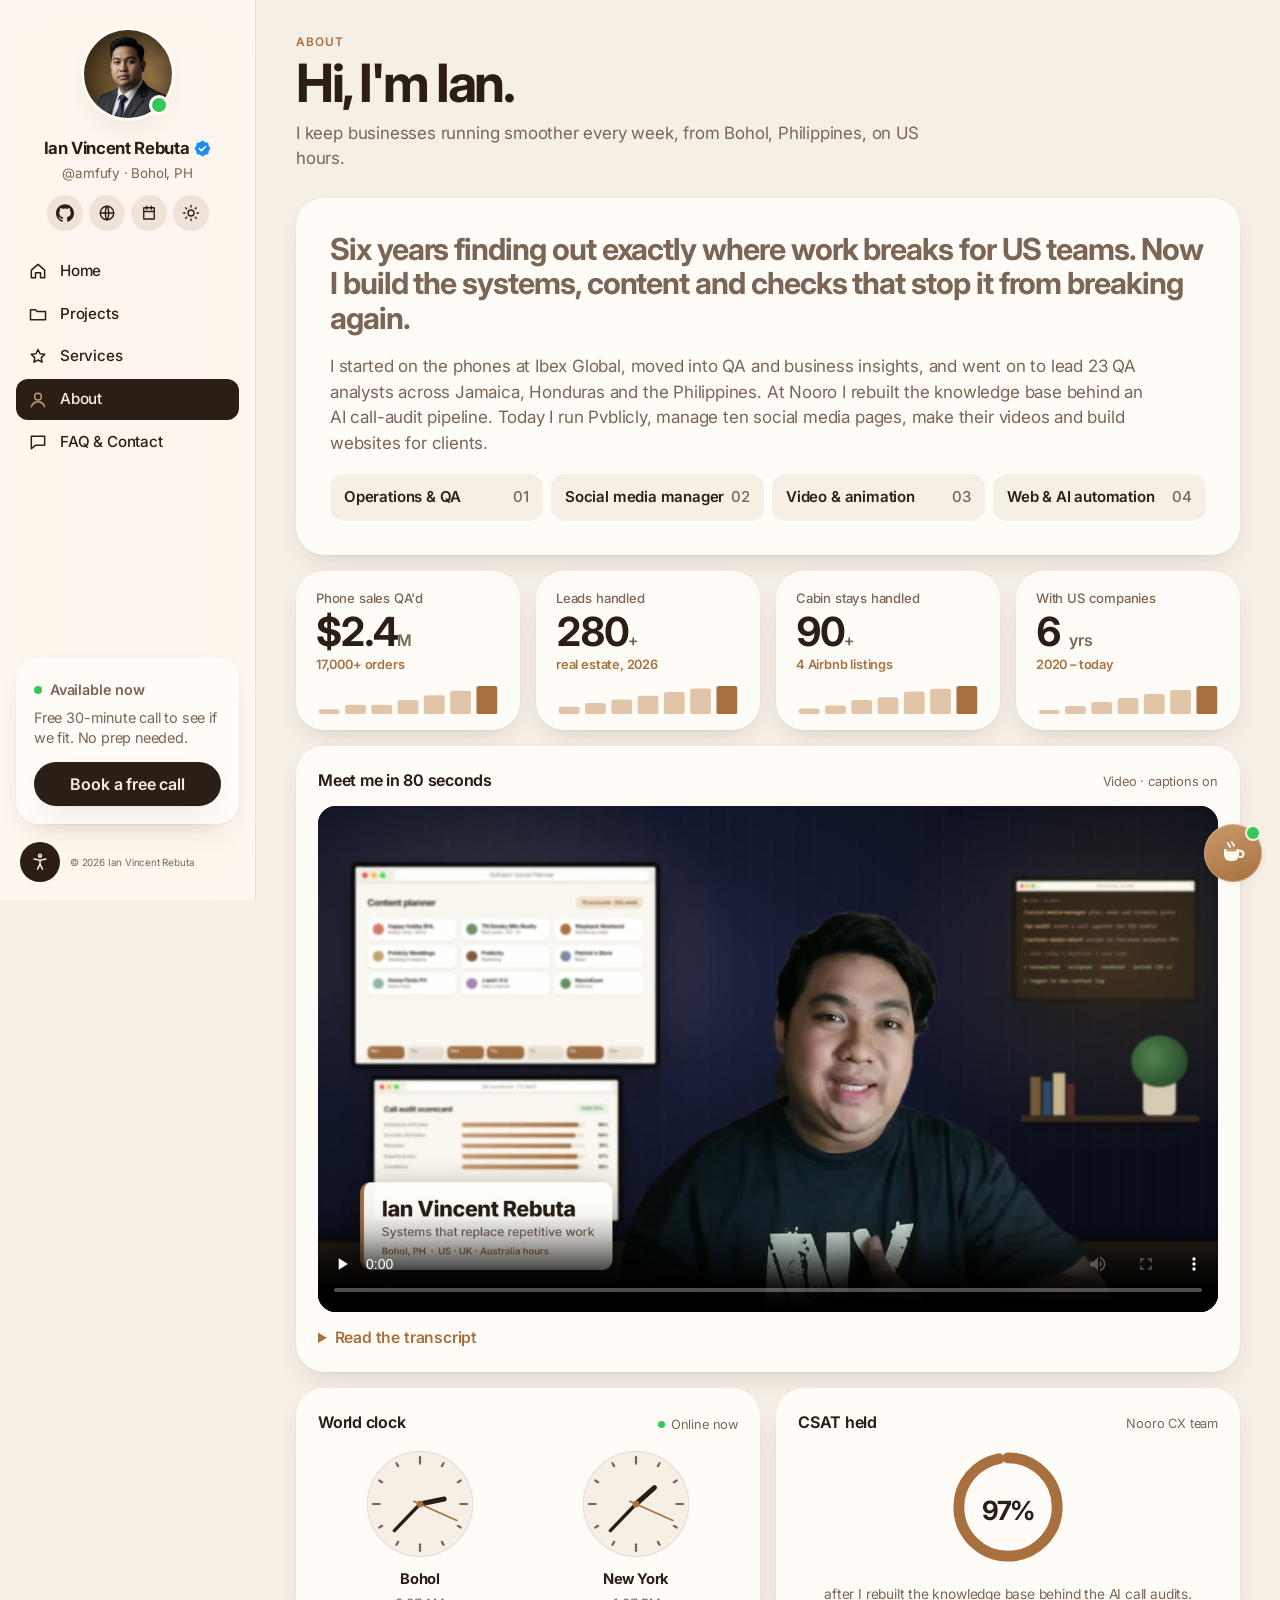
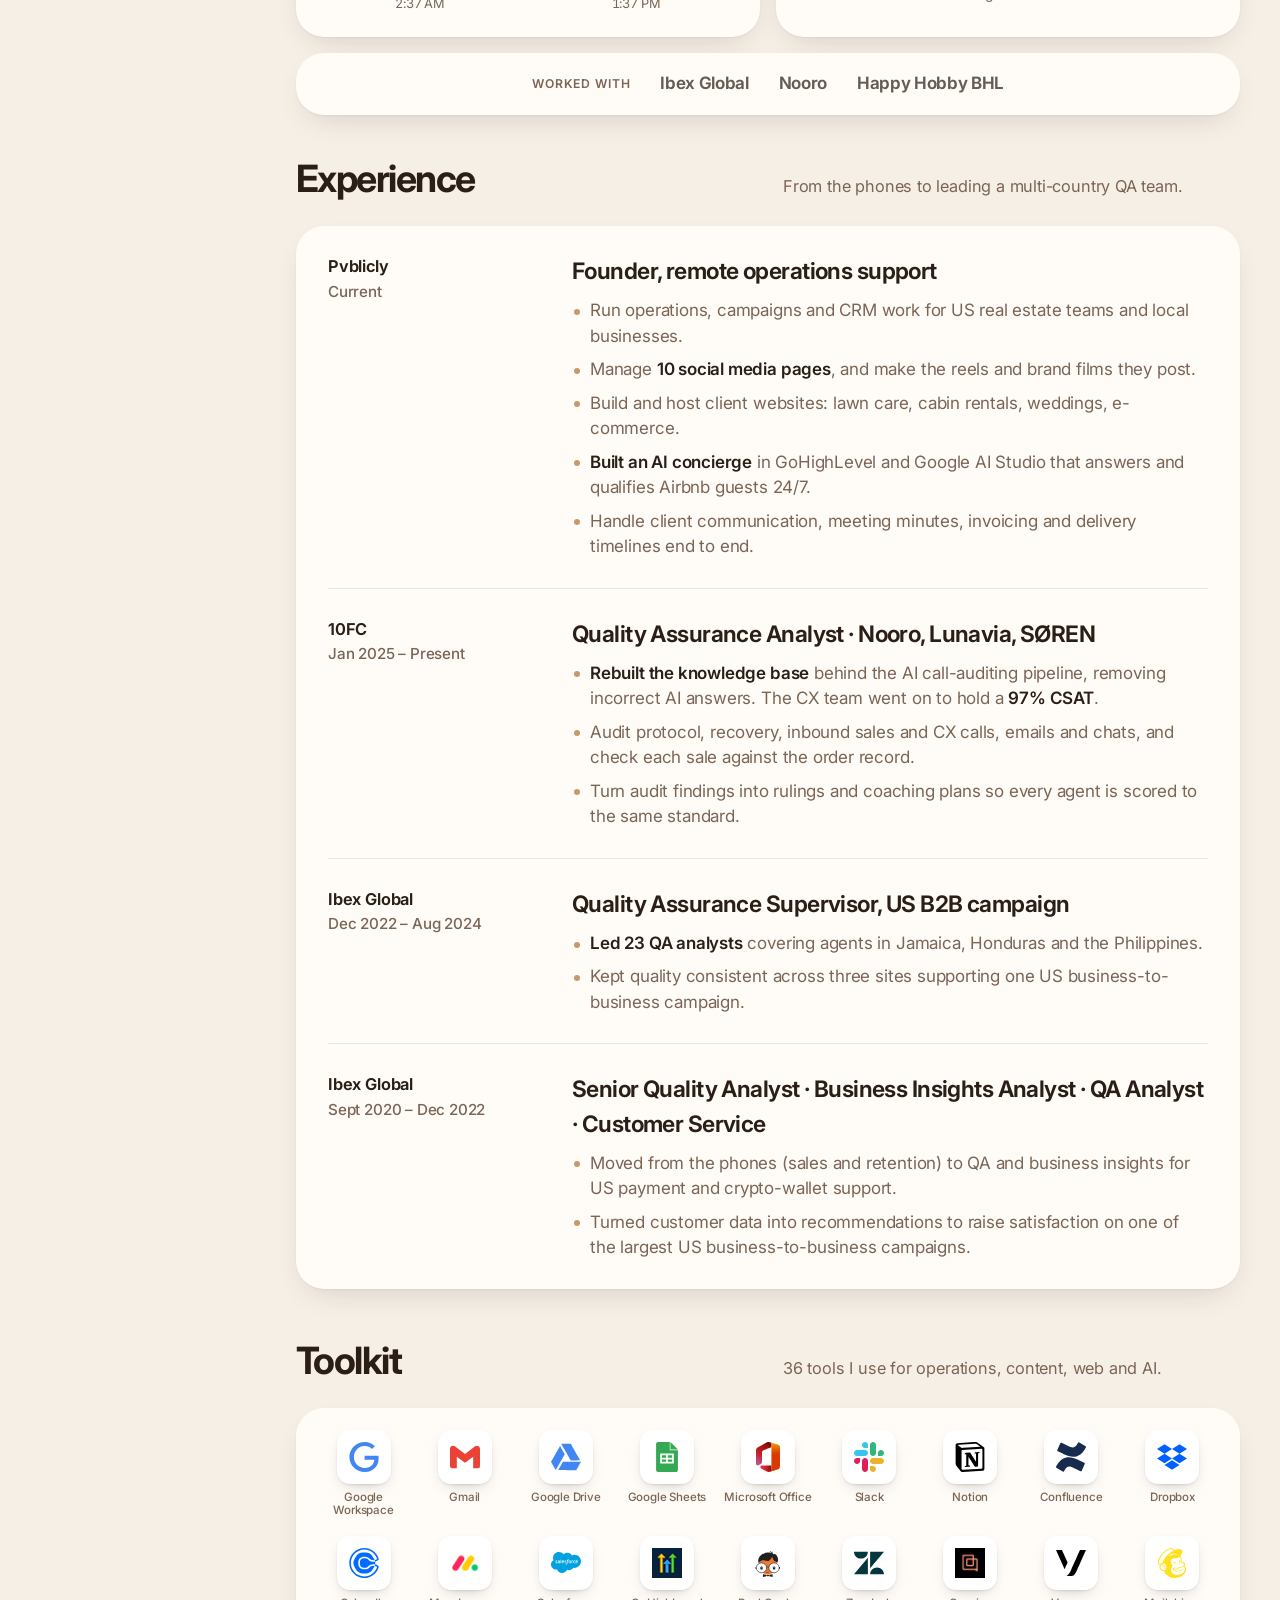
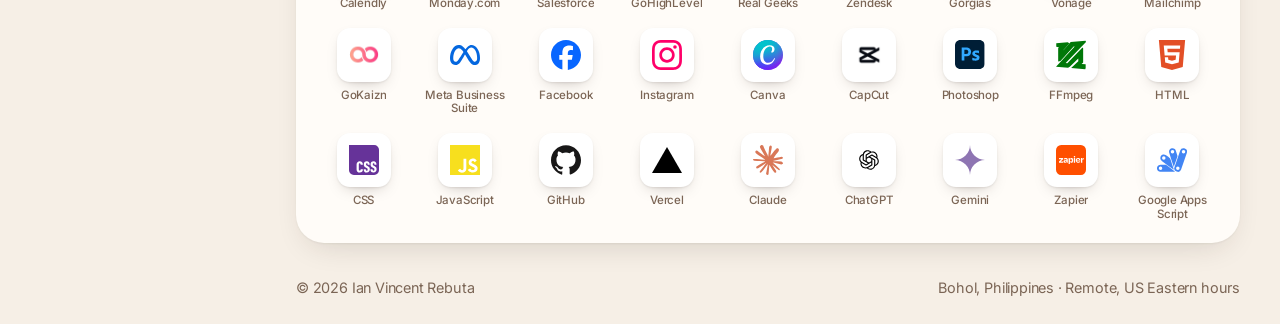
<file: about/index.html>
<!DOCTYPE html>
<html lang="en">
<head>
<meta charset="UTF-8">
<meta name="viewport" content="width=device-width, initial-scale=1, viewport-fit=cover">
<meta name="theme-color" content="#F6EFE6" media="(prefers-color-scheme: light)">
<meta name="theme-color" content="#17110D" media="(prefers-color-scheme: dark)">
<title>About Ian Vincent Rebuta | 6 Years with US Companies</title>
<meta name="description" content="Ian Vincent Rebuta: 6 years with US companies, led 23 QA analysts across 3 countries, manages 10 social pages. Based in Bohol, on US hours.">
<meta name="robots" content="index, follow, max-image-preview:large, max-snippet:-1, max-video-preview:-1">
<meta name="author" content="Ian Vincent Rebuta">
<link rel="canonical" href="https://ian-vincent-rebuta-portfolio.vercel.app/about">
<link rel="alternate" type="text/plain" title="Summary for AI assistants" href="/llms.txt">
<meta name="geo.region" content="PH-BOH"><meta name="geo.placename" content="Bohol, Philippines">
<meta property="og:type" content="website">
<meta property="og:site_name" content="Ian Vincent Rebuta">
<meta property="og:url" content="https://ian-vincent-rebuta-portfolio.vercel.app/about">
<meta property="og:title" content="About Ian Vincent Rebuta">
<meta property="og:description" content="Ian Vincent Rebuta: 6 years with US companies, led 23 QA analysts across 3 countries, manages 10 social pages. Based in Bohol, on US hours.">
<meta property="og:image" content="https://ian-vincent-rebuta-portfolio.vercel.app/og.jpg"><meta property="og:image:width" content="1200"><meta property="og:image:height" content="630">
<meta property="og:image:alt" content="Ian Vincent Rebuta, Operations, Social Media, Video and Web specialist">
<meta property="og:locale" content="en_US">
<meta name="twitter:card" content="summary_large_image">
<meta name="twitter:title" content="About Ian Vincent Rebuta">
<meta name="twitter:description" content="Ian Vincent Rebuta: 6 years with US companies, led 23 QA analysts across 3 countries, manages 10 social pages. Based in Bohol, on US hours.">
<meta name="twitter:image" content="https://ian-vincent-rebuta-portfolio.vercel.app/og.jpg">
<link rel="icon" type="image/png" sizes="32x32" href="/favicon-32.png">
<link rel="apple-touch-icon" href="/apple-touch-icon.png">
<link rel="manifest" href="/site.webmanifest">

<link rel="preconnect" href="https://fonts.googleapis.com"><link rel="preconnect" href="https://fonts.gstatic.com" crossorigin>
<link href="https://fonts.googleapis.com/css2?family=Inter:wght@400;500;600;700;800&display=swap" rel="stylesheet">
<link rel="stylesheet" href="/assets/site.css?v=2026-11-20b">
<script>(function(){var d=document.documentElement;d.classList.add("js");try{var t=localStorage.getItem("theme");if(t)d.dataset.theme=t;var a=JSON.parse(localStorage.getItem("a11y")||"{}");if(a.fs)d.classList.add("fs-"+a.fs);["hc","rm","ul"].forEach(function(k){if(a[k])d.classList.add(k)})}catch(e){}})()</script>
<script type="application/ld+json">
{
 "@context": "https://schema.org",
 "@graph": [
  {
   "@type": "AboutPage",
   "@id": "https://ian-vincent-rebuta-portfolio.vercel.app/about#page",
   "url": "https://ian-vincent-rebuta-portfolio.vercel.app/about",
   "name": "About Ian Vincent Rebuta",
   "description": "Background, experience and toolkit of Ian Vincent Rebuta.",
   "isPartOf": {
    "@id": "https://ian-vincent-rebuta-portfolio.vercel.app/#website"
   },
   "about": {
    "@id": "https://ian-vincent-rebuta-portfolio.vercel.app/#person"
   },
   "dateModified": "2026-11-20",
   "inLanguage": "en",
   "breadcrumb": {
    "@type": "BreadcrumbList",
    "itemListElement": [
     {
      "@type": "ListItem",
      "position": 1,
      "name": "Home",
      "item": "https://ian-vincent-rebuta-portfolio.vercel.app/"
     },
     {
      "@type": "ListItem",
      "position": 2,
      "name": "About Ian Vincent Rebuta",
      "item": "https://ian-vincent-rebuta-portfolio.vercel.app/about"
     }
    ]
   },
   "mainEntity": {
    "@id": "https://ian-vincent-rebuta-portfolio.vercel.app/#person"
   }
  },
  {
   "@type": "Person",
   "@id": "https://ian-vincent-rebuta-portfolio.vercel.app/#person",
   "name": "Ian Vincent Rebuta",
   "alternateName": "Ian Rebuta",
   "url": "https://ian-vincent-rebuta-portfolio.vercel.app/",
   "image": "https://ian-vincent-rebuta-portfolio.vercel.app/portrait.jpg",
   "jobTitle": "Remote Operations, QA, Social Media & Web Specialist",
   "description": "Ian Vincent Rebuta is a remote operations and quality assurance specialist, social media manager, video editor and web and AI automation builder based in Bohol, Philippines. He has six years of experience with US companies, led 23 QA analysts across three countries at Ibex Global, worked in QA and machine learning at Nooro, and founded Pvblicly, a remote operations practice.",
   "address": {
    "@type": "PostalAddress",
    "addressRegion": "Bohol",
    "addressCountry": "PH"
   },
   "homeLocation": {
    "@type": "Place",
    "name": "Bohol, Philippines"
   },
   "knowsLanguage": "en",
   "knowsAbout": [
    "Business operations",
    "Quality assurance",
    "Call auditing",
    "Customer experience",
    "Standard operating procedures",
    "CRM management",
    "Social media management",
    "Content calendars",
    "Short-form video",
    "Video editing",
    "Motion graphics",
    "Web design",
    "Landing pages",
    "AI automation",
    "Claude",
    "GoHighLevel",
    "Salesforce",
    "Real Geeks",
    "Zapier",
    "Google Apps Script"
   ],
   "hasOccupation": {
    "@type": "Occupation",
    "name": "Operations and QA Specialist",
    "occupationLocation": {
     "@type": "Country",
     "name": "Philippines"
    },
    "skills": "Quality assurance, operations, social media management, video editing, web development, AI automation"
   },
   "worksFor": {
    "@id": "https://ian-vincent-rebuta-portfolio.vercel.app/#pvblicly"
   },
   "alumniOf": [
    {
     "@type": "Organization",
     "name": "Ibex Global"
    },
    {
     "@type": "Organization",
     "name": "Nooro"
    }
   ],
   "sameAs": [
    "https://github.com/amfufy",
    "https://pvblicly.vercel.app/",
    "https://calendly.com/ianrebuta/30min"
   ],
   "makesOffer": {
    "@type": "OfferCatalog",
    "name": "Services",
    "itemListElement": [
     {
      "@type": "Offer",
      "itemOffered": {
       "@type": "Service",
       "name": "Operations & QA",
       "description": "Call, email and chat audits against a scorecard, SOPs, weekly reports, meeting minutes and CRM follow-up.",
       "areaServed": "US"
      }
     },
     {
      "@type": "Offer",
      "itemOffered": {
       "@type": "Service",
       "name": "Social media management",
       "description": "Content calendars, captions, scheduling and posting for Facebook and Instagram pages.",
       "areaServed": "US"
      }
     },
     {
      "@type": "Offer",
      "itemOffered": {
       "@type": "Service",
       "name": "Video & animation",
       "description": "Vertical reels, brand films, explainers and animated shorts, from script to finished MP4.",
       "areaServed": "US"
      }
     },
     {
      "@type": "Offer",
      "itemOffered": {
       "@type": "Service",
       "name": "Web & AI automation",
       "description": "Landing pages, booking pages and web apps, AI concierges and Claude skills, Zapier and Google Apps Script automations.",
       "areaServed": "US"
      }
     }
    ]
   }
  },
  {
   "@type": "VideoObject",
   "@id": "https://ian-vincent-rebuta-portfolio.vercel.app/#intro-video",
   "name": "Meet Ian Vincent Rebuta in 80 seconds",
   "description": "Ian Vincent Rebuta explains how he builds systems that replace repetitive work: QA background, the AI call-audit fix at Nooro, a 24/7 AI concierge, and the automations he builds with Zapier, Apps Script and AI.",
   "thumbnailUrl": "https://ian-vincent-rebuta-portfolio.vercel.app/media/intro-v7.jpg",
   "contentUrl": "https://ian-vincent-rebuta-portfolio.vercel.app/media/intro-v7.mp4",
   "uploadDate": "2026-11-23T16:00:00+08:00",
   "duration": "PT1M19S",
   "inLanguage": "en",
   "transcript": "If your team does the same task every single day, I built the system that works for you. I'm Ian Vincent Rebuta from Bohol, Philippines, working on your hours, US, UK and Australia. I spent six years in quality assurance for US companies, including leading 23 QAs across three countries. And that is where I learned how to spot the work that repeats and where it breaks. At Nooro, I rebuilt the AI knowledge base behind our AI call audits. So the AI stopped giving wrong answers. And the customer experience team held 97% satisfaction score. I built an AI concierge from GoHighLevel so it works even if you sleep, which makes the churn rate narrow down to nearly 0%. Follow-ups, reports, data entry and even social media postings, those are the automated tasks that I can actually do for your business. I map how your team does it today and build it with Zapier, Google Apps Script and the AI tools that I currently use. So it runs without anyone babysitting on it. Tell me the task that you currently do every single day and I'll make sure that that will be the last day that you'll be doing it by your hand.",
   "creator": {
    "@id": "https://ian-vincent-rebuta-portfolio.vercel.app/#person"
   }
  }
 ]
}
</script>
</head>
<body class="pg-about">
<a class="skip" href="#main">Skip to content</a>
<aside class="side" aria-label="Sidebar">
  <div class="prof">
    <a class="prof-pic" href="/" aria-label="Home"><img src="/photo.jpg" alt="Ian Vincent Rebuta" width="88" height="88"><i class="online" title="Available now"></i></a>
    <p class="prof-name">Ian Vincent Rebuta <svg class="verified" viewBox="0 0 24 24" role="img" aria-label="Verified"><path d="M12.00 0.85 L12.58 0.94 L13.14 1.19 L13.65 1.57 L14.12 2.01 L14.56 2.46 L14.97 2.86 L15.39 3.16 L15.85 3.35 L16.36 3.44 L16.94 3.45 L17.56 3.44 L18.21 3.45 L18.84 3.55 L19.41 3.77 L19.88 4.12 L20.23 4.59 L20.45 5.16 L20.55 5.79 L20.56 6.44 L20.55 7.06 L20.56 7.64 L20.65 8.15 L20.84 8.61 L21.14 9.03 L21.54 9.44 L21.99 9.88 L22.43 10.35 L22.81 10.86 L23.06 11.42 L23.15 12.00 L23.06 12.58 L22.81 13.14 L22.43 13.65 L21.99 14.12 L21.54 14.56 L21.14 14.97 L20.84 15.39 L20.65 15.85 L20.56 16.36 L20.55 16.94 L20.56 17.56 L20.55 18.21 L20.45 18.84 L20.23 19.41 L19.88 19.88 L19.41 20.23 L18.84 20.45 L18.21 20.55 L17.56 20.56 L16.94 20.55 L16.36 20.56 L15.85 20.65 L15.39 20.84 L14.97 21.14 L14.56 21.54 L14.12 21.99 L13.65 22.43 L13.14 22.81 L12.58 23.06 L12.00 23.15 L11.42 23.06 L10.86 22.81 L10.35 22.43 L9.88 21.99 L9.44 21.54 L9.03 21.14 L8.61 20.84 L8.15 20.65 L7.64 20.56 L7.06 20.55 L6.44 20.56 L5.79 20.55 L5.16 20.45 L4.59 20.23 L4.12 19.88 L3.77 19.41 L3.55 18.84 L3.45 18.21 L3.44 17.56 L3.45 16.94 L3.44 16.36 L3.35 15.85 L3.16 15.39 L2.86 14.97 L2.46 14.56 L2.01 14.12 L1.57 13.65 L1.19 13.14 L0.94 12.58 L0.85 12.00 L0.94 11.42 L1.19 10.86 L1.57 10.35 L2.01 9.88 L2.46 9.44 L2.86 9.03 L3.16 8.61 L3.35 8.15 L3.44 7.64 L3.45 7.06 L3.44 6.44 L3.45 5.79 L3.55 5.16 L3.77 4.59 L4.12 4.12 L4.59 3.77 L5.16 3.55 L5.79 3.45 L6.44 3.44 L7.06 3.45 L7.64 3.44 L8.15 3.35 L8.61 3.16 L9.03 2.86 L9.44 2.46 L9.88 2.01 L10.35 1.57 L10.86 1.19 L11.42 0.94Z" fill="#1D8CF8"/><path d="M7.6 12.2l3 3 5.8-6" fill="none" stroke="#fff" stroke-width="2.3" stroke-linecap="round" stroke-linejoin="round"/></svg></p>
    <p class="prof-handle">@amfufy · Bohol, PH</p>
    <div class="prof-links">
      <a href="https://github.com/amfufy" target="_blank" rel="noopener me" aria-label="GitHub"><svg class="i fill" viewBox="0 0 24 24" aria-hidden="true"><path d="M12 .297c-6.63 0-12 5.373-12 12 0 5.303 3.438 9.8 8.205 11.385.6.113.82-.258.82-.577 0-.285-.01-1.04-.015-2.04-3.338.724-4.042-1.61-4.042-1.61C4.422 18.07 3.633 17.7 3.633 17.7c-1.087-.744.084-.729.084-.729 1.205.084 1.838 1.236 1.838 1.236 1.07 1.835 2.809 1.305 3.495.998.108-.776.417-1.305.76-1.605-2.665-.3-5.466-1.332-5.466-5.93 0-1.31.465-2.38 1.235-3.22-.135-.303-.54-1.523.105-3.176 0 0 1.005-.322 3.3 1.23.96-.267 1.98-.399 3-.405 1.02.006 2.04.138 3 .405 2.28-1.552 3.285-1.23 3.285-1.23.645 1.653.24 2.873.12 3.176.765.84 1.23 1.91 1.23 3.22 0 4.61-2.805 5.625-5.475 5.92.42.36.81 1.096.81 2.22 0 1.606-.015 2.896-.015 3.286 0 .315.21.69.825.57C20.565 22.092 24 17.592 24 12.297c0-6.627-5.373-12-12-12"/></svg></a>
      <a href="https://pvblicly.vercel.app/" target="_blank" rel="noopener" aria-label="Pvblicly, my remote operations practice"><svg class="i " viewBox="0 0 24 24" aria-hidden="true"><circle cx="12" cy="12" r="9"/><path d="M3 12h18M12 3c3 3.5 3 14.5 0 18M12 3c-3 3.5-3 14.5 0 18"/></svg></a>
      <a href="https://calendly.com/ianrebuta/30min" target="_blank" rel="noopener" aria-label="Book a call on Calendly"><svg class="i " viewBox="0 0 24 24" aria-hidden="true"><path d="M5 5h14v15H5zM5 10h14M9 3v4M15 3v4"/></svg></a>
      <button type="button" class="theme-btn" aria-label="Switch light or dark mode"><svg class="i sun" viewBox="0 0 24 24" aria-hidden="true"><circle cx="12" cy="12" r="4"/><path d="M12 2v2M12 20v2M4.9 4.9l1.4 1.4M17.7 17.7l1.4 1.4M2 12h2M20 12h2M4.9 19.1l1.4-1.4M17.7 6.3l1.4-1.4"/></svg><svg class="i moon" viewBox="0 0 24 24" aria-hidden="true"><path d="M20 14.5A8 8 0 019.5 4 8 8 0 1020 14.5z"/></svg></button>
    </div>
  </div>
  <nav class="side-nav" aria-label="Main"><a href="/"><svg class="i " viewBox="0 0 24 24" aria-hidden="true"><path d="M4 11l8-7 8 7v9h-5v-6H9v6H4z"/></svg><span>Home</span></a><a href="/projects"><svg class="i " viewBox="0 0 24 24" aria-hidden="true"><path d="M3 7h6l2 2h10v10H3z"/></svg><span>Projects</span></a><a href="/services"><svg class="i " viewBox="0 0 24 24" aria-hidden="true"><path d="M12 3l2.4 5.1 5.6.7-4.1 3.9 1 5.5L12 15.6 7.1 18.2l1-5.5L4 8.8l5.6-.7z"/></svg><span>Services</span></a><a href="/about" class="on" aria-current="page"><svg class="i " viewBox="0 0 24 24" aria-hidden="true"><circle cx="12" cy="8" r="4"/><path d="M4 20c1.5-4 4.5-6 8-6s6.5 2 8 6"/></svg><span>About</span></a><a href="/contact"><svg class="i " viewBox="0 0 24 24" aria-hidden="true"><path d="M4 5h16v11H9l-5 4z"/></svg><span>FAQ & Contact</span></a></nav>
  <div class="side-card">
    <p class="avail"><i aria-hidden="true"></i>Available now</p>
    <p>Free 30-minute call to see if we fit. No prep needed.</p>
    <a class="btn sun" href="https://calendly.com/ianrebuta/30min" target="_blank" rel="noopener">Book a free call</a>
  </div>
  <div class="side-foot"><button type="button" class="a11y-btn" aria-label="Accessibility settings" aria-haspopup="dialog"><svg class="i " viewBox="0 0 24 24" aria-hidden="true"><circle cx="12" cy="4.5" r="1.8"/><path d="M5 8.5l7 1.5 7-1.5M12 10v4.5M12 14.5l-3 6M12 14.5l3 6"/></svg></button><small>© 2026 Ian Vincent Rebuta</small></div>
</aside>
<div class="app">
<header class="top">
  <div class="wrap">
    <a class="brand" href="/"><img src="/photo.jpg" alt=""><span>Ian Vincent Rebuta</span><svg class="verified" viewBox="0 0 24 24" role="img" aria-label="Verified"><path d="M12.00 0.85 L12.58 0.94 L13.14 1.19 L13.65 1.57 L14.12 2.01 L14.56 2.46 L14.97 2.86 L15.39 3.16 L15.85 3.35 L16.36 3.44 L16.94 3.45 L17.56 3.44 L18.21 3.45 L18.84 3.55 L19.41 3.77 L19.88 4.12 L20.23 4.59 L20.45 5.16 L20.55 5.79 L20.56 6.44 L20.55 7.06 L20.56 7.64 L20.65 8.15 L20.84 8.61 L21.14 9.03 L21.54 9.44 L21.99 9.88 L22.43 10.35 L22.81 10.86 L23.06 11.42 L23.15 12.00 L23.06 12.58 L22.81 13.14 L22.43 13.65 L21.99 14.12 L21.54 14.56 L21.14 14.97 L20.84 15.39 L20.65 15.85 L20.56 16.36 L20.55 16.94 L20.56 17.56 L20.55 18.21 L20.45 18.84 L20.23 19.41 L19.88 19.88 L19.41 20.23 L18.84 20.45 L18.21 20.55 L17.56 20.56 L16.94 20.55 L16.36 20.56 L15.85 20.65 L15.39 20.84 L14.97 21.14 L14.56 21.54 L14.12 21.99 L13.65 22.43 L13.14 22.81 L12.58 23.06 L12.00 23.15 L11.42 23.06 L10.86 22.81 L10.35 22.43 L9.88 21.99 L9.44 21.54 L9.03 21.14 L8.61 20.84 L8.15 20.65 L7.64 20.56 L7.06 20.55 L6.44 20.56 L5.79 20.55 L5.16 20.45 L4.59 20.23 L4.12 19.88 L3.77 19.41 L3.55 18.84 L3.45 18.21 L3.44 17.56 L3.45 16.94 L3.44 16.36 L3.35 15.85 L3.16 15.39 L2.86 14.97 L2.46 14.56 L2.01 14.12 L1.57 13.65 L1.19 13.14 L0.94 12.58 L0.85 12.00 L0.94 11.42 L1.19 10.86 L1.57 10.35 L2.01 9.88 L2.46 9.44 L2.86 9.03 L3.16 8.61 L3.35 8.15 L3.44 7.64 L3.45 7.06 L3.44 6.44 L3.45 5.79 L3.55 5.16 L3.77 4.59 L4.12 4.12 L4.59 3.77 L5.16 3.55 L5.79 3.45 L6.44 3.44 L7.06 3.45 L7.64 3.44 L8.15 3.35 L8.61 3.16 L9.03 2.86 L9.44 2.46 L9.88 2.01 L10.35 1.57 L10.86 1.19 L11.42 0.94Z" fill="#1D8CF8"/><path d="M7.6 12.2l3 3 5.8-6" fill="none" stroke="#fff" stroke-width="2.3" stroke-linecap="round" stroke-linejoin="round"/></svg></a>
    <div class="top-r"><button type="button" class="a11y-btn" aria-label="Accessibility settings" aria-haspopup="dialog"><svg class="i " viewBox="0 0 24 24" aria-hidden="true"><circle cx="12" cy="4.5" r="1.8"/><path d="M5 8.5l7 1.5 7-1.5M12 10v4.5M12 14.5l-3 6M12 14.5l3 6"/></svg></button><button type="button" class="theme-btn" aria-label="Switch light or dark mode"><svg class="i sun" viewBox="0 0 24 24" aria-hidden="true"><circle cx="12" cy="12" r="4"/><path d="M12 2v2M12 20v2M4.9 4.9l1.4 1.4M17.7 17.7l1.4 1.4M2 12h2M20 12h2M4.9 19.1l1.4-1.4M17.7 6.3l1.4-1.4"/></svg><svg class="i moon" viewBox="0 0 24 24" aria-hidden="true"><path d="M20 14.5A8 8 0 019.5 4 8 8 0 1020 14.5z"/></svg></button><a class="btn sun sm" href="https://calendly.com/ianrebuta/30min" target="_blank" rel="noopener">Book a call</a></div>
  </div>
</header>
<main id="main">
<div class="wrap">
<header class="page-head rv"><div><p class="eyebrow">About</p><h1>Hi, I'm Ian.</h1><p class="sub">I keep businesses running smoother every week, from Bohol, Philippines, on US hours.</p></div></header>
<div class="bento about-bento">
  <article class="w w-story rv">
    <p class="story-lead">Six years finding out exactly where work breaks for US teams. <span>Now I build the systems, content and checks that stop it from breaking again.</span></p>
    <p>I started on the phones at Ibex Global, moved into QA and business insights, and went on to lead 23 QA analysts across Jamaica, Honduras and the Philippines. At Nooro I rebuilt the knowledge base behind an AI call-audit pipeline. Today I run Pvblicly, manage ten social media pages, make their videos and build websites for clients.</p>
    <div class="roles"><span>Operations &amp; QA <em>01</em></span><span>Social media manager <em>02</em></span><span>Video &amp; animation <em>03</em></span><span>Web &amp; AI automation <em>04</em></span></div>
  </article>
  <div class="w w-kpi rv"><span class="k-l">Phone sales QA&#x27;d</span><b class="k-v">$2.4<small>M</small></b><span class="k-s">17,000+ orders</span><svg class="spark" viewBox="0 0 100 28" preserveAspectRatio="none" aria-hidden="true"><rect x="1.5" y="23.333333333333332" width="11.285714285714286" height="4.666666666666667" rx="1.5"/><rect x="15.785714285714286" y="18.666666666666664" width="11.285714285714286" height="9.333333333333334" rx="1.5"/><rect x="30.071428571428573" y="18.666666666666664" width="11.285714285714286" height="9.333333333333334" rx="1.5"/><rect x="44.357142857142854" y="14.0" width="11.285714285714286" height="14.0" rx="1.5"/><rect x="58.642857142857146" y="9.333333333333332" width="11.285714285714286" height="18.666666666666668" rx="1.5"/><rect x="72.92857142857143" y="4.666666666666668" width="11.285714285714286" height="23.333333333333332" rx="1.5"/><rect x="87.21428571428571" y="0.0" width="11.285714285714286" height="28.0" rx="1.5"/></svg></div>
  <div class="w w-kpi rv"><span class="k-l">Leads handled</span><b class="k-v">280<small>+</small></b><span class="k-s">real estate, 2026</span><svg class="spark" viewBox="0 0 100 28" preserveAspectRatio="none" aria-hidden="true"><rect x="1.5" y="20.695652173913043" width="11.285714285714286" height="7.304347826086956" rx="1.5"/><rect x="15.785714285714286" y="17.043478260869563" width="11.285714285714286" height="10.956521739130435" rx="1.5"/><rect x="30.071428571428573" y="13.391304347826088" width="11.285714285714286" height="14.608695652173912" rx="1.5"/><rect x="44.357142857142854" y="9.73913043478261" width="11.285714285714286" height="18.26086956521739" rx="1.5"/><rect x="58.642857142857146" y="6.086956521739129" width="11.285714285714286" height="21.91304347826087" rx="1.5"/><rect x="72.92857142857143" y="2.4347826086956523" width="11.285714285714286" height="25.565217391304348" rx="1.5"/><rect x="87.21428571428571" y="0.0" width="11.285714285714286" height="28.0" rx="1.5"/></svg></div>
  <div class="w w-kpi rv"><span class="k-l">Cabin stays handled</span><b class="k-v">90<small>+</small></b><span class="k-s">4 Airbnb listings</span><svg class="spark" viewBox="0 0 100 28" preserveAspectRatio="none" aria-hidden="true"><rect x="1.5" y="22.4" width="11.285714285714286" height="5.6" rx="1.5"/><rect x="15.785714285714286" y="19.6" width="11.285714285714286" height="8.4" rx="1.5"/><rect x="30.071428571428573" y="14.0" width="11.285714285714286" height="14.0" rx="1.5"/><rect x="44.357142857142854" y="11.2" width="11.285714285714286" height="16.8" rx="1.5"/><rect x="58.642857142857146" y="5.600000000000001" width="11.285714285714286" height="22.4" rx="1.5"/><rect x="72.92857142857143" y="2.8000000000000007" width="11.285714285714286" height="25.2" rx="1.5"/><rect x="87.21428571428571" y="0.0" width="11.285714285714286" height="28.0" rx="1.5"/></svg></div>
  <div class="w w-kpi rv"><span class="k-l">With US companies</span><b class="k-v">6 <small>yrs</small></b><span class="k-s">2020 – today</span><svg class="spark" viewBox="0 0 100 28" preserveAspectRatio="none" aria-hidden="true"><rect x="1.5" y="24.0" width="11.285714285714286" height="4.0" rx="1.5"/><rect x="15.785714285714286" y="20.0" width="11.285714285714286" height="8.0" rx="1.5"/><rect x="30.071428571428573" y="16.0" width="11.285714285714286" height="12.0" rx="1.5"/><rect x="44.357142857142854" y="12.0" width="11.285714285714286" height="16.0" rx="1.5"/><rect x="58.642857142857146" y="8.0" width="11.285714285714286" height="20.0" rx="1.5"/><rect x="72.92857142857143" y="4.0" width="11.285714285714286" height="24.0" rx="1.5"/><rect x="87.21428571428571" y="0.0" width="11.285714285714286" height="28.0" rx="1.5"/></svg></div>
  <div class="w w-video rv" id="intro">
          <div class="w-h"><b>Meet me in 80 seconds</b><span>Video · captions on</span></div>
          <div class="frame"><video class="vid" controls playsinline preload="none" poster="/media/intro-v7.jpg" width="1280" height="720" aria-label="Video: Meet Ian Vincent Rebuta in 80 seconds"><source src="/media/intro-v7.mp4" type="video/mp4"><track kind="captions" src="/media/intro-v7.vtt" srclang="en" label="English" default></video></div>
          <details class="transcript"><summary>Read the transcript</summary>
          <p>If your team does the same task every single day, I built the system that works for you. I'm Ian Vincent Rebuta from Bohol, Philippines, working on your hours, US, UK and Australia. I spent six years in quality assurance for US companies, including leading 23 QAs across three countries. And that is where I learned how to spot the work that repeats and where it breaks.</p>
          <p>At Nooro, I rebuilt the AI knowledge base behind our AI call audits. So the AI stopped giving wrong answers. And the customer experience team held 97% satisfaction score. I built an AI concierge from GoHighLevel so it works even if you sleep, which makes the churn rate narrow down to nearly 0%.</p>
          <p>Follow-ups, reports, data entry and even social media postings, those are the automated tasks that I can actually do for your business. I map how your team does it today and build it with Zapier, Google Apps Script and the AI tools that I currently use. So it runs without anyone babysitting on it. Tell me the task that you currently do every single day and I'll make sure that that will be the last day that you'll be doing it by your hand.</p>
        </details>
        </div>
  <div class="w w-clock rv">
          <div class="w-h"><b>World clock</b><span id="status">Works US Eastern hours</span></div>
          <div class="clks"><div class="clk"><svg class="face" viewBox="0 0 100 100" aria-hidden="true"><circle cx="50" cy="50" r="47"/><line x1="50" y1="8" x2="50" y2="14" transform="rotate(0 50 50)"/><line x1="50" y1="8" x2="50" y2="11" transform="rotate(30 50 50)"/><line x1="50" y1="8" x2="50" y2="11" transform="rotate(60 50 50)"/><line x1="50" y1="8" x2="50" y2="14" transform="rotate(90 50 50)"/><line x1="50" y1="8" x2="50" y2="11" transform="rotate(120 50 50)"/><line x1="50" y1="8" x2="50" y2="11" transform="rotate(150 50 50)"/><line x1="50" y1="8" x2="50" y2="14" transform="rotate(180 50 50)"/><line x1="50" y1="8" x2="50" y2="11" transform="rotate(210 50 50)"/><line x1="50" y1="8" x2="50" y2="11" transform="rotate(240 50 50)"/><line x1="50" y1="8" x2="50" y2="14" transform="rotate(270 50 50)"/><line x1="50" y1="8" x2="50" y2="11" transform="rotate(300 50 50)"/><line x1="50" y1="8" x2="50" y2="11" transform="rotate(330 50 50)"/><line class="hh" id="cbh" x1="50" y1="50" x2="50" y2="28"/><line class="mm" id="cbm" x1="50" y1="50" x2="50" y2="17"/><line class="ss" id="cbs" x1="50" y1="56" x2="50" y2="14"/><circle class="pin" cx="50" cy="50" r="3"/></svg>
      <b>Bohol</b><span id="cbt" data-tz="Asia/Manila">GMT+8</span></div><div class="clk"><svg class="face" viewBox="0 0 100 100" aria-hidden="true"><circle cx="50" cy="50" r="47"/><line x1="50" y1="8" x2="50" y2="14" transform="rotate(0 50 50)"/><line x1="50" y1="8" x2="50" y2="11" transform="rotate(30 50 50)"/><line x1="50" y1="8" x2="50" y2="11" transform="rotate(60 50 50)"/><line x1="50" y1="8" x2="50" y2="14" transform="rotate(90 50 50)"/><line x1="50" y1="8" x2="50" y2="11" transform="rotate(120 50 50)"/><line x1="50" y1="8" x2="50" y2="11" transform="rotate(150 50 50)"/><line x1="50" y1="8" x2="50" y2="14" transform="rotate(180 50 50)"/><line x1="50" y1="8" x2="50" y2="11" transform="rotate(210 50 50)"/><line x1="50" y1="8" x2="50" y2="11" transform="rotate(240 50 50)"/><line x1="50" y1="8" x2="50" y2="14" transform="rotate(270 50 50)"/><line x1="50" y1="8" x2="50" y2="11" transform="rotate(300 50 50)"/><line x1="50" y1="8" x2="50" y2="11" transform="rotate(330 50 50)"/><line class="hh" id="cnh" x1="50" y1="50" x2="50" y2="28"/><line class="mm" id="cnm" x1="50" y1="50" x2="50" y2="17"/><line class="ss" id="cns" x1="50" y1="56" x2="50" y2="14"/><circle class="pin" cx="50" cy="50" r="3"/></svg>
      <b>New York</b><span id="cnt" data-tz="America/New_York">US Eastern</span></div></div>
        </div>
  <div class="w w-csat rv">
          <div class="w-h"><b>CSAT held</b><span>Nooro CX team</span></div>
          <div class="ring" style="--v:97"><svg viewBox="0 0 120 120" aria-hidden="true"><circle cx="60" cy="60" r="50"/><circle class="arc" cx="60" cy="60" r="50" pathLength="100"/></svg><b>97%</b></div>
          <p>after I rebuilt the knowledge base behind the AI call audits.</p>
        </div>
  <div class="w w-proof rv"><small>Worked with</small><span>Ibex Global</span><span>Nooro</span><span>Happy Hobby BHL</span></div>
</div>
<section id="experience" class="sub-sec"><div class="sec-head"><h2 class="rv">Experience</h2><p class="rv">From the phones to leading a multi-country QA team.</p></div>
<div class="exp">
        <article class="job rv">
          <div class="when"><b>Pvblicly</b>Current</div>
          <div><h3>Founder, remote operations support</h3>
            <ul>
              <li>Run operations, campaigns and CRM work for US real estate teams and local businesses.</li>
              <li>Manage <strong>10 social media pages</strong>, and make the reels and brand films they post.</li>
              <li>Build and host client websites: lawn care, cabin rentals, weddings, e-commerce.</li>
              <li><strong>Built an AI concierge</strong> in GoHighLevel and Google AI Studio that answers and qualifies Airbnb guests 24/7.</li>
              <li>Handle client communication, meeting minutes, invoicing and delivery timelines end to end.</li>
            </ul></div>
        </article>
        <article class="job rv">
          <div class="when"><b>10FC</b>Jan 2025 – Present</div>
          <div><h3>Quality Assurance Analyst · Nooro, Lunavia, SØREN</h3>
            <ul>
              <li><strong>Rebuilt the knowledge base</strong> behind the AI call-auditing pipeline, removing incorrect AI answers. The CX team went on to hold a <strong>97% CSAT</strong>.</li>
              <li>Audit protocol, recovery, inbound sales and CX calls, emails and chats, and check each sale against the order record.</li>
              <li>Turn audit findings into rulings and coaching plans so every agent is scored to the same standard.</li>
            </ul></div>
        </article>
        <article class="job rv">
          <div class="when"><b>Ibex Global</b>Dec 2022 – Aug 2024</div>
          <div><h3>Quality Assurance Supervisor, US B2B campaign</h3>
            <ul>
              <li><strong>Led 23 QA analysts</strong> covering agents in Jamaica, Honduras and the Philippines.</li>
              <li>Kept quality consistent across three sites supporting one US business-to-business campaign.</li>
            </ul></div>
        </article>
        <article class="job rv">
          <div class="when"><b>Ibex Global</b>Sept 2020 – Dec 2022</div>
          <div><h3>Senior Quality Analyst · Business Insights Analyst · QA Analyst · Customer Service</h3>
            <ul>
              <li>Moved from the phones (sales and retention) to QA and business insights for US payment and crypto-wallet support.</li>
              <li>Turned customer data into recommendations to raise satisfaction on one of the largest US business-to-business campaigns.</li>
            </ul></div>
        </article>
      </div></section>
<section id="toolkit" class="sub-sec"><div class="sec-head"><h2 class="rv">Toolkit</h2><p class="rv">36 tools I use for operations, content, web and AI.</p></div>
<ul class="toolgrid rv"><li><span class="appico"><img src="/logos/google.svg" alt="" width="30" height="30" loading="lazy"></span><span class="mq-name">Google Workspace</span></li><li><span class="appico"><img src="/logos/gmail.svg" alt="" width="30" height="30" loading="lazy"></span><span class="mq-name">Gmail</span></li><li><span class="appico"><img src="/logos/googledrive.svg" alt="" width="30" height="30" loading="lazy"></span><span class="mq-name">Google Drive</span></li><li><span class="appico"><img src="/logos/googlesheets.svg" alt="" width="30" height="30" loading="lazy"></span><span class="mq-name">Google Sheets</span></li><li><span class="appico"><img src="/logos/microsoft-office.svg" alt="" width="30" height="30" loading="lazy"></span><span class="mq-name">Microsoft Office</span></li><li><span class="appico"><img src="/logos/slack.svg" alt="" width="30" height="30" loading="lazy"></span><span class="mq-name">Slack</span></li><li><span class="appico"><img src="/logos/notion.svg" alt="" width="30" height="30" loading="lazy"></span><span class="mq-name">Notion</span></li><li><span class="appico"><img src="/logos/confluence.svg" alt="" width="30" height="30" loading="lazy"></span><span class="mq-name">Confluence</span></li><li><span class="appico"><img src="/logos/dropbox.svg" alt="" width="30" height="30" loading="lazy"></span><span class="mq-name">Dropbox</span></li><li><span class="appico"><img src="/logos/calendly.svg" alt="" width="30" height="30" loading="lazy"></span><span class="mq-name">Calendly</span></li><li><span class="appico"><img src="/logos/monday.png" alt="" width="30" height="30" loading="lazy"></span><span class="mq-name">Monday.com</span></li><li><span class="appico"><img src="/logos/salesforce.svg" alt="" width="30" height="30" loading="lazy"></span><span class="mq-name">Salesforce</span></li><li><span class="appico"><img src="/logos/gohighlevel.png" alt="" width="30" height="30" loading="lazy"></span><span class="mq-name">GoHighLevel</span></li><li><span class="appico"><img src="/logos/realgeeks.svg" alt="" width="30" height="30" loading="lazy"></span><span class="mq-name">Real Geeks</span></li><li><span class="appico"><img src="/logos/zendesk.svg" alt="" width="30" height="30" loading="lazy"></span><span class="mq-name">Zendesk</span></li><li><span class="appico"><img src="/logos/gorgias.png" alt="" width="30" height="30" loading="lazy"></span><span class="mq-name">Gorgias</span></li><li><span class="appico"><img src="/logos/vonage.svg" alt="" width="30" height="30" loading="lazy"></span><span class="mq-name">Vonage</span></li><li><span class="appico"><img src="/logos/mailchimp.svg" alt="" width="30" height="30" loading="lazy"></span><span class="mq-name">Mailchimp</span></li><li><span class="appico"><img src="/logos/gokaizn.png" alt="" width="30" height="30" loading="lazy"></span><span class="mq-name">GoKaizn</span></li><li><span class="appico"><img src="/logos/meta.svg" alt="" width="30" height="30" loading="lazy"></span><span class="mq-name">Meta Business Suite</span></li><li><span class="appico"><img src="/logos/facebook.svg" alt="" width="30" height="30" loading="lazy"></span><span class="mq-name">Facebook</span></li><li><span class="appico"><img src="/logos/instagram.svg" alt="" width="30" height="30" loading="lazy"></span><span class="mq-name">Instagram</span></li><li><span class="appico"><img src="/logos/canva.svg" alt="" width="30" height="30" loading="lazy"></span><span class="mq-name">Canva</span></li><li><span class="appico"><img src="/logos/capcut.png" alt="" width="30" height="30" loading="lazy"></span><span class="mq-name">CapCut</span></li><li><span class="appico"><img src="/logos/photoshop.svg" alt="" width="30" height="30" loading="lazy"></span><span class="mq-name">Photoshop</span></li><li><span class="appico"><img src="/logos/ffmpeg.svg" alt="" width="30" height="30" loading="lazy"></span><span class="mq-name">FFmpeg</span></li><li><span class="appico"><img src="/logos/html5.svg" alt="" width="30" height="30" loading="lazy"></span><span class="mq-name">HTML</span></li><li><span class="appico"><img src="/logos/css.svg" alt="" width="30" height="30" loading="lazy"></span><span class="mq-name">CSS</span></li><li><span class="appico"><img src="/logos/javascript.svg" alt="" width="30" height="30" loading="lazy"></span><span class="mq-name">JavaScript</span></li><li><span class="appico"><img src="/logos/github.svg" alt="" width="30" height="30" loading="lazy"></span><span class="mq-name">GitHub</span></li><li><span class="appico"><img src="/logos/vercel.svg" alt="" width="30" height="30" loading="lazy"></span><span class="mq-name">Vercel</span></li><li><span class="appico"><img src="/logos/claude.svg" alt="" width="30" height="30" loading="lazy"></span><span class="mq-name">Claude</span></li><li><span class="appico"><img src="/logos/openai.svg" alt="" width="30" height="30" loading="lazy"></span><span class="mq-name">ChatGPT</span></li><li><span class="appico"><img src="/logos/googlegemini.svg" alt="" width="30" height="30" loading="lazy"></span><span class="mq-name">Gemini</span></li><li><span class="appico"><img src="/logos/zapier.svg" alt="" width="30" height="30" loading="lazy"></span><span class="mq-name">Zapier</span></li><li><span class="appico"><img src="/logos/googleappsscript.svg" alt="" width="30" height="30" loading="lazy"></span><span class="mq-name">Google Apps Script</span></li></ul></section>
</div>
</main>
<footer><div class="wrap"><span>© 2026 Ian Vincent Rebuta</span><span>Bohol, Philippines · Remote, US Eastern hours</span></div></footer>
</div>
<nav class="tabbar" aria-label="Quick links"><a href="/"><svg class="i " viewBox="0 0 24 24" aria-hidden="true"><path d="M4 11l8-7 8 7v9h-5v-6H9v6H4z"/></svg><span>Home</span></a><a href="/projects"><svg class="i " viewBox="0 0 24 24" aria-hidden="true"><path d="M3 7h6l2 2h10v10H3z"/></svg><span>Projects</span></a><a href="/services"><svg class="i " viewBox="0 0 24 24" aria-hidden="true"><path d="M12 3l2.4 5.1 5.6.7-4.1 3.9 1 5.5L12 15.6 7.1 18.2l1-5.5L4 8.8l5.6-.7z"/></svg><span>Services</span></a><a href="/about" class="on" aria-current="page"><svg class="i " viewBox="0 0 24 24" aria-hidden="true"><circle cx="12" cy="8" r="4"/><path d="M4 20c1.5-4 4.5-6 8-6s6.5 2 8 6"/></svg><span>About</span></a><a href="/contact"><svg class="i " viewBox="0 0 24 24" aria-hidden="true"><path d="M4 5h16v11H9l-5 4z"/></svg><span>Contact</span></a></nav>
<button type="button" class="chat-fab" aria-label="Ask Latte, Ian's assistant" aria-haspopup="dialog" aria-controls="chat"><svg viewBox="0 0 32 32" aria-hidden="true"><path d="M7 12h15v6a6 6 0 01-6 6h-3a6 6 0 01-6-6z" fill="#FFF8EF"/><path d="M22 14h1.5a3 3 0 010 6H22" fill="none" stroke="#FFF8EF" stroke-width="2"/><path d="M11 6c0 2 2 2 2 4M15 5c0 2 2 2 2 4" fill="none" stroke="#FFF8EF" stroke-width="1.8" stroke-linecap="round"/><ellipse cx="14.5" cy="13.2" rx="5.5" ry="1.4" fill="#C89A6B"/></svg><i class="online"></i></button>
<section class="chat" id="chat" role="dialog" aria-modal="false" aria-labelledby="chat-t" hidden>
  <header class="chat-h"><span class="chat-av"><svg viewBox="0 0 32 32" aria-hidden="true"><path d="M7 12h15v6a6 6 0 01-6 6h-3a6 6 0 01-6-6z" fill="#FFF8EF"/><path d="M22 14h1.5a3 3 0 010 6H22" fill="none" stroke="#FFF8EF" stroke-width="2"/><path d="M11 6c0 2 2 2 2 4M15 5c0 2 2 2 2 4" fill="none" stroke="#FFF8EF" stroke-width="1.8" stroke-linecap="round"/><ellipse cx="14.5" cy="13.2" rx="5.5" ry="1.4" fill="#C89A6B"/></svg></span><span><b id="chat-t">Latte</b><small>Ian's assistant · answers from this site</small></span><button type="button" class="chat-x" aria-label="Close chat"><svg class="i " viewBox="0 0 24 24" aria-hidden="true"><path d="M6 6l12 12M18 6L6 18"/></svg></button></header>
  <div class="chat-log" aria-live="polite"></div>
  <div class="chat-sugg"></div>
  <form class="chat-f" autocomplete="off"><label class="sr" for="chat-in">Ask a question</label><input id="chat-in" type="text" placeholder="Ask about Ian's work, hours, rates…" maxlength="200"><button type="submit" aria-label="Send"><svg class="i " viewBox="0 0 24 24" aria-hidden="true"><path d="M5 12h14M13 6l6 6-6 6"/></svg></button></form>
  <p class="chat-note">Answers come from this site and can miss things. Chats aren't stored.</p>
</section>
<section class="a11y" id="a11y" role="dialog" aria-labelledby="a11y-t" hidden>
  <header><b id="a11y-t">Accessibility</b><button type="button" class="a11y-x" aria-label="Close"><svg class="i " viewBox="0 0 24 24" aria-hidden="true"><path d="M6 6l12 12M18 6L6 18"/></svg></button></header>
  <p class="a11y-l">Text size</p>
  <div class="seg" role="group" aria-label="Text size"><button type="button" data-fs="0" aria-pressed="true">A</button><button type="button" data-fs="1" aria-pressed="false">A+</button><button type="button" data-fs="2" aria-pressed="false">A++</button></div>
  <label class="tog"><span><b>High contrast</b><small>Darker text, stronger edges</small></span><input type="checkbox" data-opt="hc"><i></i></label>
  <label class="tog"><span><b>Reduce motion</b><small>No animation or scrolling logos</small></span><input type="checkbox" data-opt="rm"><i></i></label>
  <label class="tog"><span><b>Underline links</b><small>Every link gets a line</small></span><input type="checkbox" data-opt="ul"><i></i></label>
  <button type="button" class="a11y-reset">Reset to default</button>
</section>
<script src="/assets/site.js?v=2026-11-20b" defer></script>
</body>
</html>
</file>
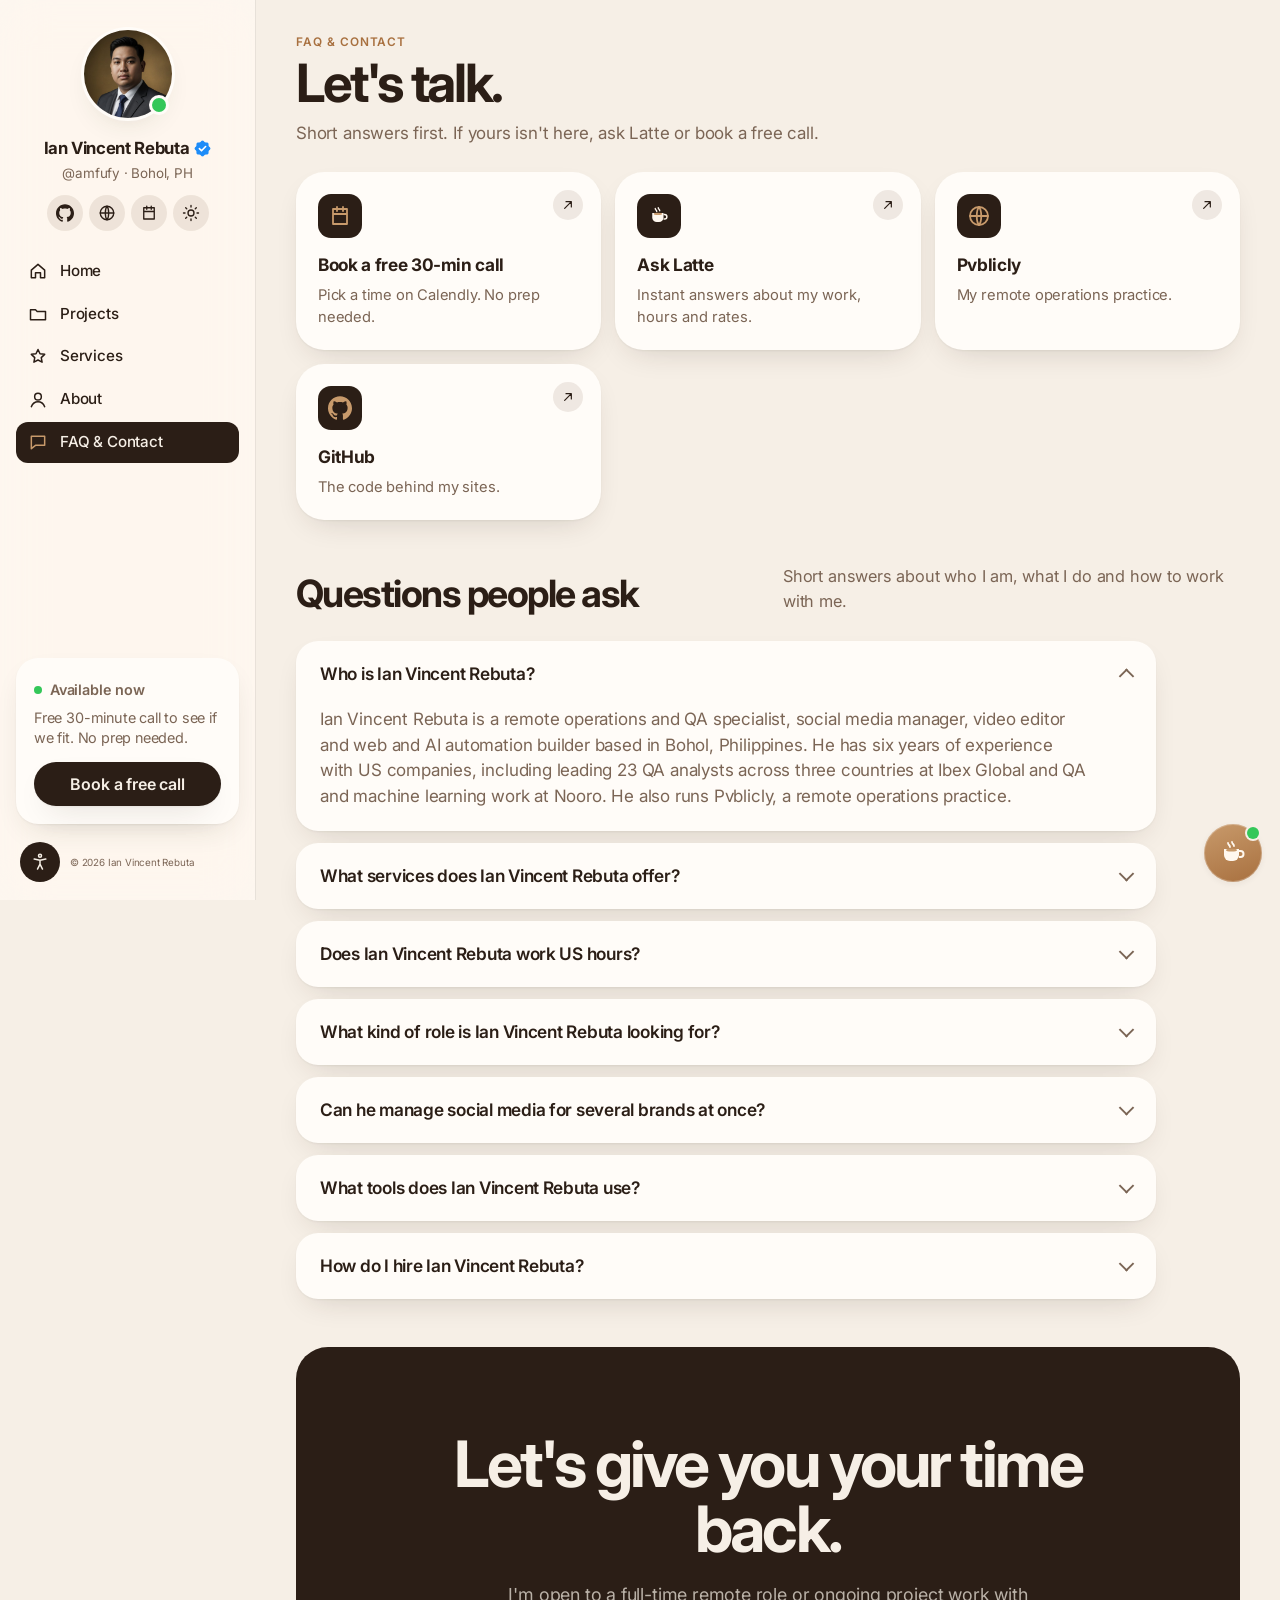
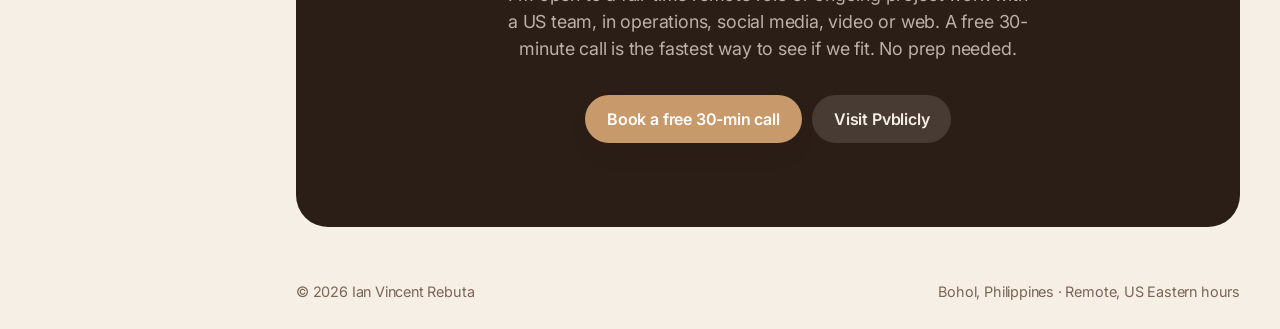
<file: contact/index.html>
<!DOCTYPE html>
<html lang="en">
<head>
<meta charset="UTF-8">
<meta name="viewport" content="width=device-width, initial-scale=1, viewport-fit=cover">
<meta name="theme-color" content="#F6EFE6" media="(prefers-color-scheme: light)">
<meta name="theme-color" content="#17110D" media="(prefers-color-scheme: dark)">
<title>FAQ & Contact | Hire Ian Vincent Rebuta</title>
<meta name="description" content="How to hire Ian Vincent Rebuta: book a free 30-minute call. Answers about his services, hours, tools and availability for US teams.">
<meta name="robots" content="index, follow, max-image-preview:large, max-snippet:-1, max-video-preview:-1">
<meta name="author" content="Ian Vincent Rebuta">
<link rel="canonical" href="https://ian-vincent-rebuta-portfolio.vercel.app/contact">
<link rel="alternate" type="text/plain" title="Summary for AI assistants" href="/llms.txt">
<meta name="geo.region" content="PH-BOH"><meta name="geo.placename" content="Bohol, Philippines">
<meta property="og:type" content="website">
<meta property="og:site_name" content="Ian Vincent Rebuta">
<meta property="og:url" content="https://ian-vincent-rebuta-portfolio.vercel.app/contact">
<meta property="og:title" content="FAQ & Contact | Ian Vincent Rebuta">
<meta property="og:description" content="How to hire Ian Vincent Rebuta: book a free 30-minute call. Answers about his services, hours, tools and availability for US teams.">
<meta property="og:image" content="https://ian-vincent-rebuta-portfolio.vercel.app/og.jpg"><meta property="og:image:width" content="1200"><meta property="og:image:height" content="630">
<meta property="og:image:alt" content="Ian Vincent Rebuta, Operations, Social Media, Video and Web specialist">
<meta property="og:locale" content="en_US">
<meta name="twitter:card" content="summary_large_image">
<meta name="twitter:title" content="FAQ & Contact | Ian Vincent Rebuta">
<meta name="twitter:description" content="How to hire Ian Vincent Rebuta: book a free 30-minute call. Answers about his services, hours, tools and availability for US teams.">
<meta name="twitter:image" content="https://ian-vincent-rebuta-portfolio.vercel.app/og.jpg">
<link rel="icon" type="image/png" sizes="32x32" href="/favicon-32.png">
<link rel="apple-touch-icon" href="/apple-touch-icon.png">
<link rel="manifest" href="/site.webmanifest">

<link rel="preconnect" href="https://fonts.googleapis.com"><link rel="preconnect" href="https://fonts.gstatic.com" crossorigin>
<link href="https://fonts.googleapis.com/css2?family=Inter:wght@400;500;600;700;800&display=swap" rel="stylesheet">
<link rel="stylesheet" href="/assets/site.css?v=2026-11-20b">
<script>(function(){var d=document.documentElement;d.classList.add("js");try{var t=localStorage.getItem("theme");if(t)d.dataset.theme=t;var a=JSON.parse(localStorage.getItem("a11y")||"{}");if(a.fs)d.classList.add("fs-"+a.fs);["hc","rm","ul"].forEach(function(k){if(a[k])d.classList.add(k)})}catch(e){}})()</script>
<script type="application/ld+json">
{
 "@context": "https://schema.org",
 "@graph": [
  {
   "@type": "ContactPage",
   "@id": "https://ian-vincent-rebuta-portfolio.vercel.app/contact#page",
   "url": "https://ian-vincent-rebuta-portfolio.vercel.app/contact",
   "name": "FAQ & Contact | Ian Vincent Rebuta",
   "description": "How to hire Ian Vincent Rebuta, plus answers to common questions.",
   "isPartOf": {
    "@id": "https://ian-vincent-rebuta-portfolio.vercel.app/#website"
   },
   "about": {
    "@id": "https://ian-vincent-rebuta-portfolio.vercel.app/#person"
   },
   "dateModified": "2026-11-20",
   "inLanguage": "en",
   "breadcrumb": {
    "@type": "BreadcrumbList",
    "itemListElement": [
     {
      "@type": "ListItem",
      "position": 1,
      "name": "Home",
      "item": "https://ian-vincent-rebuta-portfolio.vercel.app/"
     },
     {
      "@type": "ListItem",
      "position": 2,
      "name": "FAQ & Contact",
      "item": "https://ian-vincent-rebuta-portfolio.vercel.app/contact"
     }
    ]
   },
   "mainEntity": {
    "@id": "https://ian-vincent-rebuta-portfolio.vercel.app/#person"
   }
  },
  {
   "@type": "Person",
   "@id": "https://ian-vincent-rebuta-portfolio.vercel.app/#person",
   "name": "Ian Vincent Rebuta",
   "alternateName": "Ian Rebuta",
   "url": "https://ian-vincent-rebuta-portfolio.vercel.app/",
   "image": "https://ian-vincent-rebuta-portfolio.vercel.app/portrait.jpg",
   "jobTitle": "Remote Operations, QA, Social Media & Web Specialist",
   "description": "Ian Vincent Rebuta is a remote operations and quality assurance specialist, social media manager, video editor and web and AI automation builder based in Bohol, Philippines. He has six years of experience with US companies, led 23 QA analysts across three countries at Ibex Global, worked in QA and machine learning at Nooro, and founded Pvblicly, a remote operations practice.",
   "address": {
    "@type": "PostalAddress",
    "addressRegion": "Bohol",
    "addressCountry": "PH"
   },
   "homeLocation": {
    "@type": "Place",
    "name": "Bohol, Philippines"
   },
   "knowsLanguage": "en",
   "knowsAbout": [
    "Business operations",
    "Quality assurance",
    "Call auditing",
    "Customer experience",
    "Standard operating procedures",
    "CRM management",
    "Social media management",
    "Content calendars",
    "Short-form video",
    "Video editing",
    "Motion graphics",
    "Web design",
    "Landing pages",
    "AI automation",
    "Claude",
    "GoHighLevel",
    "Salesforce",
    "Real Geeks",
    "Zapier",
    "Google Apps Script"
   ],
   "hasOccupation": {
    "@type": "Occupation",
    "name": "Operations and QA Specialist",
    "occupationLocation": {
     "@type": "Country",
     "name": "Philippines"
    },
    "skills": "Quality assurance, operations, social media management, video editing, web development, AI automation"
   },
   "worksFor": {
    "@id": "https://ian-vincent-rebuta-portfolio.vercel.app/#pvblicly"
   },
   "alumniOf": [
    {
     "@type": "Organization",
     "name": "Ibex Global"
    },
    {
     "@type": "Organization",
     "name": "Nooro"
    }
   ],
   "sameAs": [
    "https://github.com/amfufy",
    "https://pvblicly.vercel.app/",
    "https://calendly.com/ianrebuta/30min"
   ],
   "makesOffer": {
    "@type": "OfferCatalog",
    "name": "Services",
    "itemListElement": [
     {
      "@type": "Offer",
      "itemOffered": {
       "@type": "Service",
       "name": "Operations & QA",
       "description": "Call, email and chat audits against a scorecard, SOPs, weekly reports, meeting minutes and CRM follow-up.",
       "areaServed": "US"
      }
     },
     {
      "@type": "Offer",
      "itemOffered": {
       "@type": "Service",
       "name": "Social media management",
       "description": "Content calendars, captions, scheduling and posting for Facebook and Instagram pages.",
       "areaServed": "US"
      }
     },
     {
      "@type": "Offer",
      "itemOffered": {
       "@type": "Service",
       "name": "Video & animation",
       "description": "Vertical reels, brand films, explainers and animated shorts, from script to finished MP4.",
       "areaServed": "US"
      }
     },
     {
      "@type": "Offer",
      "itemOffered": {
       "@type": "Service",
       "name": "Web & AI automation",
       "description": "Landing pages, booking pages and web apps, AI concierges and Claude skills, Zapier and Google Apps Script automations.",
       "areaServed": "US"
      }
     }
    ]
   }
  },
  {
   "@type": "FAQPage",
   "@id": "https://ian-vincent-rebuta-portfolio.vercel.app/contact#faq",
   "mainEntity": [
    {
     "@type": "Question",
     "name": "Who is Ian Vincent Rebuta?",
     "acceptedAnswer": {
      "@type": "Answer",
      "text": "Ian Vincent Rebuta is a remote operations and QA specialist, social media manager, video editor and web and AI automation builder based in Bohol, Philippines. He has six years of experience with US companies, including leading 23 QA analysts across three countries at Ibex Global and QA and machine learning work at Nooro. He also runs Pvblicly, a remote operations practice."
     }
    },
    {
     "@type": "Question",
     "name": "What services does Ian Vincent Rebuta offer?",
     "acceptedAnswer": {
      "@type": "Answer",
      "text": "Four kinds of work: operations and QA (call audits, SOPs, reports, CRM follow-up), social media management (content calendars, captions, scheduling and posting), video and animation (reels, brand films and animated shorts), and web and AI automation (landing pages, web apps, AI concierges, Zapier and Google Apps Script)."
     }
    },
    {
     "@type": "Question",
     "name": "Does Ian Vincent Rebuta work US hours?",
     "acceptedAnswer": {
      "@type": "Answer",
      "text": "Yes. He works remotely from Bohol, Philippines (GMT+8) on US Eastern business hours, and has worked with US teams since 2020."
     }
    },
    {
     "@type": "Question",
     "name": "What kind of role is Ian Vincent Rebuta looking for?",
     "acceptedAnswer": {
      "@type": "Answer",
      "text": "A full-time remote role or ongoing project work with a US team, in operations, social media, video or web. He is available now."
     }
    },
    {
     "@type": "Question",
     "name": "Can he manage social media for several brands at once?",
     "acceptedAnswer": {
      "@type": "Answer",
      "text": "Yes. He currently plans, writes, schedules and posts for ten Facebook and Instagram accounts across real estate, hobby retail, weddings, cabin rentals and more, from one GoKaizn planner, and makes the reels they post."
     }
    },
    {
     "@type": "Question",
     "name": "What tools does Ian Vincent Rebuta use?",
     "acceptedAnswer": {
      "@type": "Answer",
      "text": "Google Workspace, Slack, Notion, Monday.com, Salesforce, GoHighLevel, Real Geeks, Zendesk, GoKaizn, Meta Business Suite, Canva, CapCut, Photoshop, HTML, CSS and JavaScript, GitHub, Vercel, Claude Code, Google AI Studio, Zapier and Google Apps Script."
     }
    },
    {
     "@type": "Question",
     "name": "How do I hire Ian Vincent Rebuta?",
     "acceptedAnswer": {
      "@type": "Answer",
      "text": "Book a free 30-minute call at calendly.com/ianrebuta/30min. The call covers what you need, how he would handle it and whether it is a fit."
     }
    }
   ]
  }
 ]
}
</script>
</head>
<body class="pg-contact">
<a class="skip" href="#main">Skip to content</a>
<aside class="side" aria-label="Sidebar">
  <div class="prof">
    <a class="prof-pic" href="/" aria-label="Home"><img src="/photo.jpg" alt="Ian Vincent Rebuta" width="88" height="88"><i class="online" title="Available now"></i></a>
    <p class="prof-name">Ian Vincent Rebuta <svg class="verified" viewBox="0 0 24 24" role="img" aria-label="Verified"><path d="M12.00 0.85 L12.58 0.94 L13.14 1.19 L13.65 1.57 L14.12 2.01 L14.56 2.46 L14.97 2.86 L15.39 3.16 L15.85 3.35 L16.36 3.44 L16.94 3.45 L17.56 3.44 L18.21 3.45 L18.84 3.55 L19.41 3.77 L19.88 4.12 L20.23 4.59 L20.45 5.16 L20.55 5.79 L20.56 6.44 L20.55 7.06 L20.56 7.64 L20.65 8.15 L20.84 8.61 L21.14 9.03 L21.54 9.44 L21.99 9.88 L22.43 10.35 L22.81 10.86 L23.06 11.42 L23.15 12.00 L23.06 12.58 L22.81 13.14 L22.43 13.65 L21.99 14.12 L21.54 14.56 L21.14 14.97 L20.84 15.39 L20.65 15.85 L20.56 16.36 L20.55 16.94 L20.56 17.56 L20.55 18.21 L20.45 18.84 L20.23 19.41 L19.88 19.88 L19.41 20.23 L18.84 20.45 L18.21 20.55 L17.56 20.56 L16.94 20.55 L16.36 20.56 L15.85 20.65 L15.39 20.84 L14.97 21.14 L14.56 21.54 L14.12 21.99 L13.65 22.43 L13.14 22.81 L12.58 23.06 L12.00 23.15 L11.42 23.06 L10.86 22.81 L10.35 22.43 L9.88 21.99 L9.44 21.54 L9.03 21.14 L8.61 20.84 L8.15 20.65 L7.64 20.56 L7.06 20.55 L6.44 20.56 L5.79 20.55 L5.16 20.45 L4.59 20.23 L4.12 19.88 L3.77 19.41 L3.55 18.84 L3.45 18.21 L3.44 17.56 L3.45 16.94 L3.44 16.36 L3.35 15.85 L3.16 15.39 L2.86 14.97 L2.46 14.56 L2.01 14.12 L1.57 13.65 L1.19 13.14 L0.94 12.58 L0.85 12.00 L0.94 11.42 L1.19 10.86 L1.57 10.35 L2.01 9.88 L2.46 9.44 L2.86 9.03 L3.16 8.61 L3.35 8.15 L3.44 7.64 L3.45 7.06 L3.44 6.44 L3.45 5.79 L3.55 5.16 L3.77 4.59 L4.12 4.12 L4.59 3.77 L5.16 3.55 L5.79 3.45 L6.44 3.44 L7.06 3.45 L7.64 3.44 L8.15 3.35 L8.61 3.16 L9.03 2.86 L9.44 2.46 L9.88 2.01 L10.35 1.57 L10.86 1.19 L11.42 0.94Z" fill="#1D8CF8"/><path d="M7.6 12.2l3 3 5.8-6" fill="none" stroke="#fff" stroke-width="2.3" stroke-linecap="round" stroke-linejoin="round"/></svg></p>
    <p class="prof-handle">@amfufy · Bohol, PH</p>
    <div class="prof-links">
      <a href="https://github.com/amfufy" target="_blank" rel="noopener me" aria-label="GitHub"><svg class="i fill" viewBox="0 0 24 24" aria-hidden="true"><path d="M12 .297c-6.63 0-12 5.373-12 12 0 5.303 3.438 9.8 8.205 11.385.6.113.82-.258.82-.577 0-.285-.01-1.04-.015-2.04-3.338.724-4.042-1.61-4.042-1.61C4.422 18.07 3.633 17.7 3.633 17.7c-1.087-.744.084-.729.084-.729 1.205.084 1.838 1.236 1.838 1.236 1.07 1.835 2.809 1.305 3.495.998.108-.776.417-1.305.76-1.605-2.665-.3-5.466-1.332-5.466-5.93 0-1.31.465-2.38 1.235-3.22-.135-.303-.54-1.523.105-3.176 0 0 1.005-.322 3.3 1.23.96-.267 1.98-.399 3-.405 1.02.006 2.04.138 3 .405 2.28-1.552 3.285-1.23 3.285-1.23.645 1.653.24 2.873.12 3.176.765.84 1.23 1.91 1.23 3.22 0 4.61-2.805 5.625-5.475 5.92.42.36.81 1.096.81 2.22 0 1.606-.015 2.896-.015 3.286 0 .315.21.69.825.57C20.565 22.092 24 17.592 24 12.297c0-6.627-5.373-12-12-12"/></svg></a>
      <a href="https://pvblicly.vercel.app/" target="_blank" rel="noopener" aria-label="Pvblicly, my remote operations practice"><svg class="i " viewBox="0 0 24 24" aria-hidden="true"><circle cx="12" cy="12" r="9"/><path d="M3 12h18M12 3c3 3.5 3 14.5 0 18M12 3c-3 3.5-3 14.5 0 18"/></svg></a>
      <a href="https://calendly.com/ianrebuta/30min" target="_blank" rel="noopener" aria-label="Book a call on Calendly"><svg class="i " viewBox="0 0 24 24" aria-hidden="true"><path d="M5 5h14v15H5zM5 10h14M9 3v4M15 3v4"/></svg></a>
      <button type="button" class="theme-btn" aria-label="Switch light or dark mode"><svg class="i sun" viewBox="0 0 24 24" aria-hidden="true"><circle cx="12" cy="12" r="4"/><path d="M12 2v2M12 20v2M4.9 4.9l1.4 1.4M17.7 17.7l1.4 1.4M2 12h2M20 12h2M4.9 19.1l1.4-1.4M17.7 6.3l1.4-1.4"/></svg><svg class="i moon" viewBox="0 0 24 24" aria-hidden="true"><path d="M20 14.5A8 8 0 019.5 4 8 8 0 1020 14.5z"/></svg></button>
    </div>
  </div>
  <nav class="side-nav" aria-label="Main"><a href="/"><svg class="i " viewBox="0 0 24 24" aria-hidden="true"><path d="M4 11l8-7 8 7v9h-5v-6H9v6H4z"/></svg><span>Home</span></a><a href="/projects"><svg class="i " viewBox="0 0 24 24" aria-hidden="true"><path d="M3 7h6l2 2h10v10H3z"/></svg><span>Projects</span></a><a href="/services"><svg class="i " viewBox="0 0 24 24" aria-hidden="true"><path d="M12 3l2.4 5.1 5.6.7-4.1 3.9 1 5.5L12 15.6 7.1 18.2l1-5.5L4 8.8l5.6-.7z"/></svg><span>Services</span></a><a href="/about"><svg class="i " viewBox="0 0 24 24" aria-hidden="true"><circle cx="12" cy="8" r="4"/><path d="M4 20c1.5-4 4.5-6 8-6s6.5 2 8 6"/></svg><span>About</span></a><a href="/contact" class="on" aria-current="page"><svg class="i " viewBox="0 0 24 24" aria-hidden="true"><path d="M4 5h16v11H9l-5 4z"/></svg><span>FAQ & Contact</span></a></nav>
  <div class="side-card">
    <p class="avail"><i aria-hidden="true"></i>Available now</p>
    <p>Free 30-minute call to see if we fit. No prep needed.</p>
    <a class="btn sun" href="https://calendly.com/ianrebuta/30min" target="_blank" rel="noopener">Book a free call</a>
  </div>
  <div class="side-foot"><button type="button" class="a11y-btn" aria-label="Accessibility settings" aria-haspopup="dialog"><svg class="i " viewBox="0 0 24 24" aria-hidden="true"><circle cx="12" cy="4.5" r="1.8"/><path d="M5 8.5l7 1.5 7-1.5M12 10v4.5M12 14.5l-3 6M12 14.5l3 6"/></svg></button><small>© 2026 Ian Vincent Rebuta</small></div>
</aside>
<div class="app">
<header class="top">
  <div class="wrap">
    <a class="brand" href="/"><img src="/photo.jpg" alt=""><span>Ian Vincent Rebuta</span><svg class="verified" viewBox="0 0 24 24" role="img" aria-label="Verified"><path d="M12.00 0.85 L12.58 0.94 L13.14 1.19 L13.65 1.57 L14.12 2.01 L14.56 2.46 L14.97 2.86 L15.39 3.16 L15.85 3.35 L16.36 3.44 L16.94 3.45 L17.56 3.44 L18.21 3.45 L18.84 3.55 L19.41 3.77 L19.88 4.12 L20.23 4.59 L20.45 5.16 L20.55 5.79 L20.56 6.44 L20.55 7.06 L20.56 7.64 L20.65 8.15 L20.84 8.61 L21.14 9.03 L21.54 9.44 L21.99 9.88 L22.43 10.35 L22.81 10.86 L23.06 11.42 L23.15 12.00 L23.06 12.58 L22.81 13.14 L22.43 13.65 L21.99 14.12 L21.54 14.56 L21.14 14.97 L20.84 15.39 L20.65 15.85 L20.56 16.36 L20.55 16.94 L20.56 17.56 L20.55 18.21 L20.45 18.84 L20.23 19.41 L19.88 19.88 L19.41 20.23 L18.84 20.45 L18.21 20.55 L17.56 20.56 L16.94 20.55 L16.36 20.56 L15.85 20.65 L15.39 20.84 L14.97 21.14 L14.56 21.54 L14.12 21.99 L13.65 22.43 L13.14 22.81 L12.58 23.06 L12.00 23.15 L11.42 23.06 L10.86 22.81 L10.35 22.43 L9.88 21.99 L9.44 21.54 L9.03 21.14 L8.61 20.84 L8.15 20.65 L7.64 20.56 L7.06 20.55 L6.44 20.56 L5.79 20.55 L5.16 20.45 L4.59 20.23 L4.12 19.88 L3.77 19.41 L3.55 18.84 L3.45 18.21 L3.44 17.56 L3.45 16.94 L3.44 16.36 L3.35 15.85 L3.16 15.39 L2.86 14.97 L2.46 14.56 L2.01 14.12 L1.57 13.65 L1.19 13.14 L0.94 12.58 L0.85 12.00 L0.94 11.42 L1.19 10.86 L1.57 10.35 L2.01 9.88 L2.46 9.44 L2.86 9.03 L3.16 8.61 L3.35 8.15 L3.44 7.64 L3.45 7.06 L3.44 6.44 L3.45 5.79 L3.55 5.16 L3.77 4.59 L4.12 4.12 L4.59 3.77 L5.16 3.55 L5.79 3.45 L6.44 3.44 L7.06 3.45 L7.64 3.44 L8.15 3.35 L8.61 3.16 L9.03 2.86 L9.44 2.46 L9.88 2.01 L10.35 1.57 L10.86 1.19 L11.42 0.94Z" fill="#1D8CF8"/><path d="M7.6 12.2l3 3 5.8-6" fill="none" stroke="#fff" stroke-width="2.3" stroke-linecap="round" stroke-linejoin="round"/></svg></a>
    <div class="top-r"><button type="button" class="a11y-btn" aria-label="Accessibility settings" aria-haspopup="dialog"><svg class="i " viewBox="0 0 24 24" aria-hidden="true"><circle cx="12" cy="4.5" r="1.8"/><path d="M5 8.5l7 1.5 7-1.5M12 10v4.5M12 14.5l-3 6M12 14.5l3 6"/></svg></button><button type="button" class="theme-btn" aria-label="Switch light or dark mode"><svg class="i sun" viewBox="0 0 24 24" aria-hidden="true"><circle cx="12" cy="12" r="4"/><path d="M12 2v2M12 20v2M4.9 4.9l1.4 1.4M17.7 17.7l1.4 1.4M2 12h2M20 12h2M4.9 19.1l1.4-1.4M17.7 6.3l1.4-1.4"/></svg><svg class="i moon" viewBox="0 0 24 24" aria-hidden="true"><path d="M20 14.5A8 8 0 019.5 4 8 8 0 1020 14.5z"/></svg></button><a class="btn sun sm" href="https://calendly.com/ianrebuta/30min" target="_blank" rel="noopener">Book a call</a></div>
  </div>
</header>
<main id="main">
<div class="wrap">
<header class="page-head rv"><div><p class="eyebrow">FAQ &amp; Contact</p><h1>Let's talk.</h1><p class="sub">Short answers first. If yours isn't here, ask Latte or book a free call.</p></div></header>
<div class="contact-cards">
  <a class="w cc rv" href="https://calendly.com/ianrebuta/30min" target="_blank" rel="noopener"><svg class="i cc-i" viewBox="0 0 24 24" aria-hidden="true"><path d="M5 5h14v15H5zM5 10h14M9 3v4M15 3v4"/></svg><b>Book a free 30-min call</b><span>Pick a time on Calendly. No prep needed.</span><svg class="i t-go" viewBox="0 0 24 24" aria-hidden="true"><path d="M7 17L17 7M9 7h8v8"/></svg></a>
  <button type="button" class="w cc open-chat rv"><svg viewBox="0 0 32 32" aria-hidden="true"><path d="M7 12h15v6a6 6 0 01-6 6h-3a6 6 0 01-6-6z" fill="#FFF8EF"/><path d="M22 14h1.5a3 3 0 010 6H22" fill="none" stroke="#FFF8EF" stroke-width="2"/><path d="M11 6c0 2 2 2 2 4M15 5c0 2 2 2 2 4" fill="none" stroke="#FFF8EF" stroke-width="1.8" stroke-linecap="round"/><ellipse cx="14.5" cy="13.2" rx="5.5" ry="1.4" fill="#C89A6B"/></svg><b>Ask Latte</b><span>Instant answers about my work, hours and rates.</span><svg class="i t-go" viewBox="0 0 24 24" aria-hidden="true"><path d="M7 17L17 7M9 7h8v8"/></svg></button>
  <a class="w cc rv" href="https://pvblicly.vercel.app/" target="_blank" rel="noopener"><svg class="i cc-i" viewBox="0 0 24 24" aria-hidden="true"><circle cx="12" cy="12" r="9"/><path d="M3 12h18M12 3c3 3.5 3 14.5 0 18M12 3c-3 3.5-3 14.5 0 18"/></svg><b>Pvblicly</b><span>My remote operations practice.</span><svg class="i t-go" viewBox="0 0 24 24" aria-hidden="true"><path d="M7 17L17 7M9 7h8v8"/></svg></a>
  <a class="w cc rv" href="https://github.com/amfufy" target="_blank" rel="noopener me"><svg class="i fill" viewBox="0 0 24 24" aria-hidden="true"><path d="M12 .297c-6.63 0-12 5.373-12 12 0 5.303 3.438 9.8 8.205 11.385.6.113.82-.258.82-.577 0-.285-.01-1.04-.015-2.04-3.338.724-4.042-1.61-4.042-1.61C4.422 18.07 3.633 17.7 3.633 17.7c-1.087-.744.084-.729.084-.729 1.205.084 1.838 1.236 1.838 1.236 1.07 1.835 2.809 1.305 3.495.998.108-.776.417-1.305.76-1.605-2.665-.3-5.466-1.332-5.466-5.93 0-1.31.465-2.38 1.235-3.22-.135-.303-.54-1.523.105-3.176 0 0 1.005-.322 3.3 1.23.96-.267 1.98-.399 3-.405 1.02.006 2.04.138 3 .405 2.28-1.552 3.285-1.23 3.285-1.23.645 1.653.24 2.873.12 3.176.765.84 1.23 1.91 1.23 3.22 0 4.61-2.805 5.625-5.475 5.92.42.36.81 1.096.81 2.22 0 1.606-.015 2.896-.015 3.286 0 .315.21.69.825.57C20.565 22.092 24 17.592 24 12.297c0-6.627-5.373-12-12-12"/></svg><b>GitHub</b><span>The code behind my sites.</span><svg class="i t-go" viewBox="0 0 24 24" aria-hidden="true"><path d="M7 17L17 7M9 7h8v8"/></svg></a>
</div>
<section id="faq" class="sub-sec"><div class="sec-head"><h2 class="rv">Questions people ask</h2><p class="rv">Short answers about who I am, what I do and how to work with me.</p></div>
<div class="faq rv">
        <details open><summary>Who is Ian Vincent Rebuta?</summary><p>Ian Vincent Rebuta is a remote operations and QA specialist, social media manager, video editor and web and AI automation builder based in Bohol, Philippines. He has six years of experience with US companies, including leading 23 QA analysts across three countries at Ibex Global and QA and machine learning work at Nooro. He also runs Pvblicly, a remote operations practice.</p></details>
        <details><summary>What services does Ian Vincent Rebuta offer?</summary><p>Four kinds of work: operations and QA (call audits, SOPs, reports, CRM follow-up), social media management (content calendars, captions, scheduling and posting), video and animation (reels, brand films and animated shorts), and web and AI automation (landing pages, web apps, AI concierges, Zapier and Google Apps Script).</p></details>
        <details><summary>Does Ian Vincent Rebuta work US hours?</summary><p>Yes. He works remotely from Bohol, Philippines (GMT+8) on US Eastern business hours, and has worked with US teams since 2020.</p></details>
        <details><summary>What kind of role is Ian Vincent Rebuta looking for?</summary><p>A full-time remote role or ongoing project work with a US team, in operations, social media, video or web. He is available now.</p></details>
        <details><summary>Can he manage social media for several brands at once?</summary><p>Yes. He currently plans, writes, schedules and posts for ten Facebook and Instagram accounts across real estate, hobby retail, weddings, cabin rentals and more, from one GoKaizn planner, and makes the reels they post.</p></details>
        <details><summary>What tools does Ian Vincent Rebuta use?</summary><p>Google Workspace, Slack, Notion, Monday.com, Salesforce, GoHighLevel, Real Geeks, Zendesk, GoKaizn, Meta Business Suite, Canva, CapCut, Photoshop, HTML, CSS and JavaScript, GitHub, Vercel, Claude Code, Google AI Studio, Zapier and Google Apps Script.</p></details>
        <details><summary>How do I hire Ian Vincent Rebuta?</summary><p>Book a free 30-minute call at <a href="https://calendly.com/ianrebuta/30min" target="_blank" rel="noopener">calendly.com/ianrebuta/30min</a>. The call covers what you need, how he would handle it and whether it is a fit.</p></details>
      </div></section>
</div>
  <section id="contact" class="contact" aria-label="Book a call">
    <div class="wrap">
      <h2 class="rv">Let's give you your time back.</h2>
      <p class="rv">I'm open to a full-time remote role or ongoing project work with a US team, in operations, social media, video or web. A free 30-minute call is the fastest way to see if we fit. No prep needed.</p>
      <div class="btns rv"><a class="btn sun" href="https://calendly.com/ianrebuta/30min" target="_blank" rel="noopener">Book a free 30-min call</a><a class="btn out" href="https://pvblicly.vercel.app/" target="_blank" rel="noopener">Visit Pvblicly</a></div>
    </div>
  </section>

</main>
<footer><div class="wrap"><span>© 2026 Ian Vincent Rebuta</span><span>Bohol, Philippines · Remote, US Eastern hours</span></div></footer>
</div>
<nav class="tabbar" aria-label="Quick links"><a href="/"><svg class="i " viewBox="0 0 24 24" aria-hidden="true"><path d="M4 11l8-7 8 7v9h-5v-6H9v6H4z"/></svg><span>Home</span></a><a href="/projects"><svg class="i " viewBox="0 0 24 24" aria-hidden="true"><path d="M3 7h6l2 2h10v10H3z"/></svg><span>Projects</span></a><a href="/services"><svg class="i " viewBox="0 0 24 24" aria-hidden="true"><path d="M12 3l2.4 5.1 5.6.7-4.1 3.9 1 5.5L12 15.6 7.1 18.2l1-5.5L4 8.8l5.6-.7z"/></svg><span>Services</span></a><a href="/about"><svg class="i " viewBox="0 0 24 24" aria-hidden="true"><circle cx="12" cy="8" r="4"/><path d="M4 20c1.5-4 4.5-6 8-6s6.5 2 8 6"/></svg><span>About</span></a><a href="/contact" class="on"><svg class="i " viewBox="0 0 24 24" aria-hidden="true"><path d="M4 5h16v11H9l-5 4z"/></svg><span>Contact</span></a></nav>
<button type="button" class="chat-fab" aria-label="Ask Latte, Ian's assistant" aria-haspopup="dialog" aria-controls="chat"><svg viewBox="0 0 32 32" aria-hidden="true"><path d="M7 12h15v6a6 6 0 01-6 6h-3a6 6 0 01-6-6z" fill="#FFF8EF"/><path d="M22 14h1.5a3 3 0 010 6H22" fill="none" stroke="#FFF8EF" stroke-width="2"/><path d="M11 6c0 2 2 2 2 4M15 5c0 2 2 2 2 4" fill="none" stroke="#FFF8EF" stroke-width="1.8" stroke-linecap="round"/><ellipse cx="14.5" cy="13.2" rx="5.5" ry="1.4" fill="#C89A6B"/></svg><i class="online"></i></button>
<section class="chat" id="chat" role="dialog" aria-modal="false" aria-labelledby="chat-t" hidden>
  <header class="chat-h"><span class="chat-av"><svg viewBox="0 0 32 32" aria-hidden="true"><path d="M7 12h15v6a6 6 0 01-6 6h-3a6 6 0 01-6-6z" fill="#FFF8EF"/><path d="M22 14h1.5a3 3 0 010 6H22" fill="none" stroke="#FFF8EF" stroke-width="2"/><path d="M11 6c0 2 2 2 2 4M15 5c0 2 2 2 2 4" fill="none" stroke="#FFF8EF" stroke-width="1.8" stroke-linecap="round"/><ellipse cx="14.5" cy="13.2" rx="5.5" ry="1.4" fill="#C89A6B"/></svg></span><span><b id="chat-t">Latte</b><small>Ian's assistant · answers from this site</small></span><button type="button" class="chat-x" aria-label="Close chat"><svg class="i " viewBox="0 0 24 24" aria-hidden="true"><path d="M6 6l12 12M18 6L6 18"/></svg></button></header>
  <div class="chat-log" aria-live="polite"></div>
  <div class="chat-sugg"></div>
  <form class="chat-f" autocomplete="off"><label class="sr" for="chat-in">Ask a question</label><input id="chat-in" type="text" placeholder="Ask about Ian's work, hours, rates…" maxlength="200"><button type="submit" aria-label="Send"><svg class="i " viewBox="0 0 24 24" aria-hidden="true"><path d="M5 12h14M13 6l6 6-6 6"/></svg></button></form>
  <p class="chat-note">Answers come from this site and can miss things. Chats aren't stored.</p>
</section>
<section class="a11y" id="a11y" role="dialog" aria-labelledby="a11y-t" hidden>
  <header><b id="a11y-t">Accessibility</b><button type="button" class="a11y-x" aria-label="Close"><svg class="i " viewBox="0 0 24 24" aria-hidden="true"><path d="M6 6l12 12M18 6L6 18"/></svg></button></header>
  <p class="a11y-l">Text size</p>
  <div class="seg" role="group" aria-label="Text size"><button type="button" data-fs="0" aria-pressed="true">A</button><button type="button" data-fs="1" aria-pressed="false">A+</button><button type="button" data-fs="2" aria-pressed="false">A++</button></div>
  <label class="tog"><span><b>High contrast</b><small>Darker text, stronger edges</small></span><input type="checkbox" data-opt="hc"><i></i></label>
  <label class="tog"><span><b>Reduce motion</b><small>No animation or scrolling logos</small></span><input type="checkbox" data-opt="rm"><i></i></label>
  <label class="tog"><span><b>Underline links</b><small>Every link gets a line</small></span><input type="checkbox" data-opt="ul"><i></i></label>
  <button type="button" class="a11y-reset">Reset to default</button>
</section>
<script src="/assets/site.js?v=2026-11-20b" defer></script>
</body>
</html>
</file>
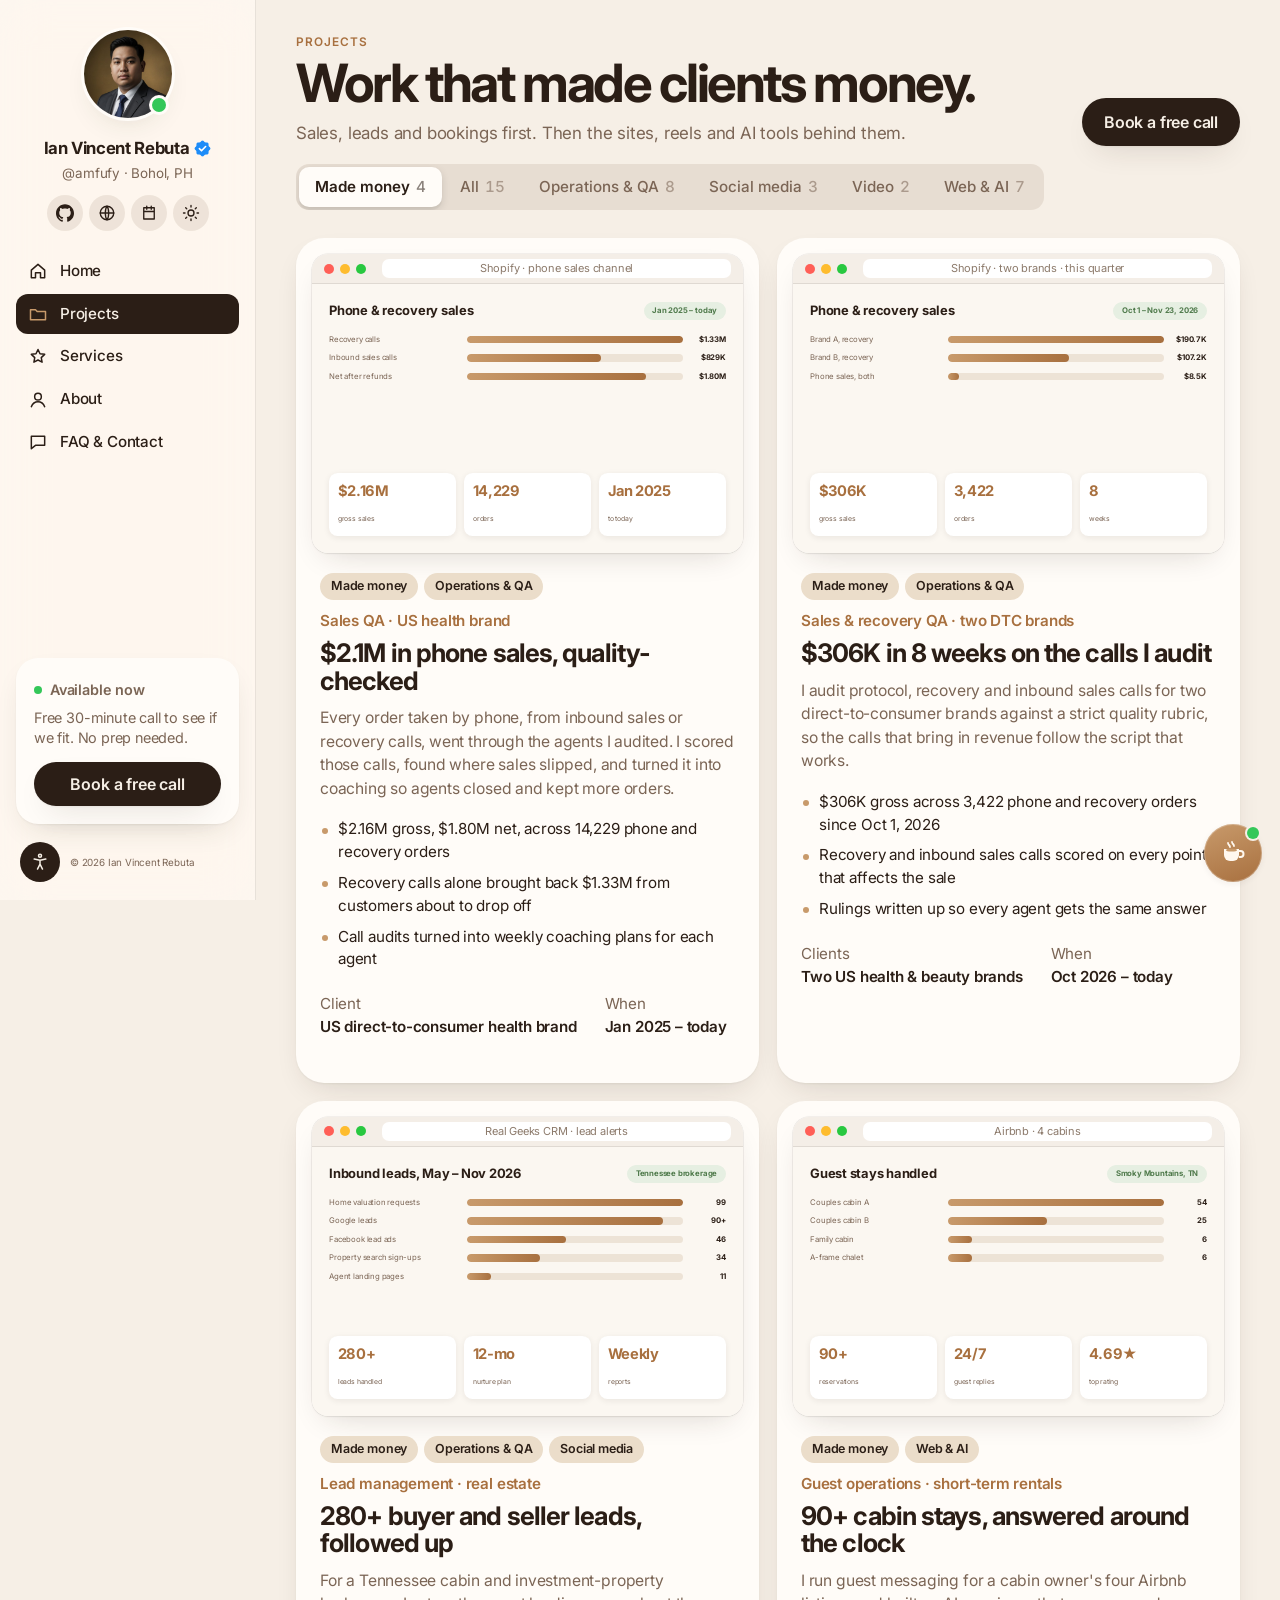
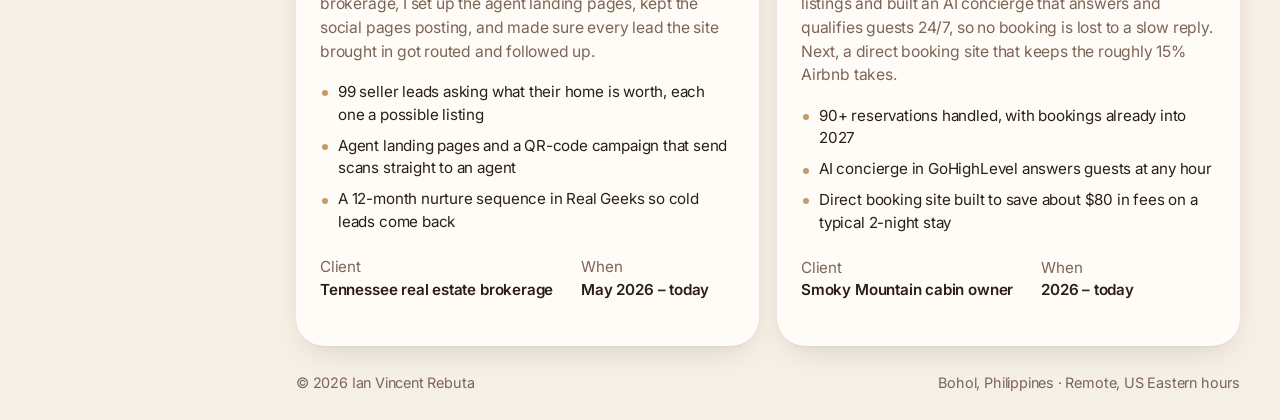
<file: projects/index.html>
<!DOCTYPE html>
<html lang="en">
<head>
<meta charset="UTF-8">
<meta name="viewport" content="width=device-width, initial-scale=1, viewport-fit=cover">
<meta name="theme-color" content="#F6EFE6" media="(prefers-color-scheme: light)">
<meta name="theme-color" content="#17110D" media="(prefers-color-scheme: dark)">
<title>Projects: Websites, Reels & AI Tools | Ian Vincent Rebuta</title>
<meta name="description" content="Real projects by Ian Vincent Rebuta: websites, social media campaigns, reels, brand films, a QA pipeline fix and Claude AI skills.">
<meta name="robots" content="index, follow, max-image-preview:large, max-snippet:-1, max-video-preview:-1">
<meta name="author" content="Ian Vincent Rebuta">
<link rel="canonical" href="https://ian-vincent-rebuta-portfolio.vercel.app/projects">
<link rel="alternate" type="text/plain" title="Summary for AI assistants" href="/llms.txt">
<meta name="geo.region" content="PH-BOH"><meta name="geo.placename" content="Bohol, Philippines">
<meta property="og:type" content="website">
<meta property="og:site_name" content="Ian Vincent Rebuta">
<meta property="og:url" content="https://ian-vincent-rebuta-portfolio.vercel.app/projects">
<meta property="og:title" content="Projects by Ian Vincent Rebuta">
<meta property="og:description" content="Real projects by Ian Vincent Rebuta: websites, social media campaigns, reels, brand films, a QA pipeline fix and Claude AI skills.">
<meta property="og:image" content="https://ian-vincent-rebuta-portfolio.vercel.app/og.jpg"><meta property="og:image:width" content="1200"><meta property="og:image:height" content="630">
<meta property="og:image:alt" content="Ian Vincent Rebuta, Operations, Social Media, Video and Web specialist">
<meta property="og:locale" content="en_US">
<meta name="twitter:card" content="summary_large_image">
<meta name="twitter:title" content="Projects by Ian Vincent Rebuta">
<meta name="twitter:description" content="Real projects by Ian Vincent Rebuta: websites, social media campaigns, reels, brand films, a QA pipeline fix and Claude AI skills.">
<meta name="twitter:image" content="https://ian-vincent-rebuta-portfolio.vercel.app/og.jpg">
<link rel="icon" type="image/png" sizes="32x32" href="/favicon-32.png">
<link rel="apple-touch-icon" href="/apple-touch-icon.png">
<link rel="manifest" href="/site.webmanifest">

<link rel="preconnect" href="https://fonts.googleapis.com"><link rel="preconnect" href="https://fonts.gstatic.com" crossorigin>
<link href="https://fonts.googleapis.com/css2?family=Inter:wght@400;500;600;700;800&display=swap" rel="stylesheet">
<link rel="stylesheet" href="/assets/site.css?v=2026-11-20b">
<script>(function(){var d=document.documentElement;d.classList.add("js");try{var t=localStorage.getItem("theme");if(t)d.dataset.theme=t;var a=JSON.parse(localStorage.getItem("a11y")||"{}");if(a.fs)d.classList.add("fs-"+a.fs);["hc","rm","ul"].forEach(function(k){if(a[k])d.classList.add(k)})}catch(e){}})()</script>
<script type="application/ld+json">
{
 "@context": "https://schema.org",
 "@graph": [
  {
   "@type": "CollectionPage",
   "@id": "https://ian-vincent-rebuta-portfolio.vercel.app/projects#page",
   "url": "https://ian-vincent-rebuta-portfolio.vercel.app/projects",
   "name": "Projects | Ian Vincent Rebuta",
   "description": "Websites, campaigns, reels and AI tools built by Ian Vincent Rebuta.",
   "isPartOf": {
    "@id": "https://ian-vincent-rebuta-portfolio.vercel.app/#website"
   },
   "about": {
    "@id": "https://ian-vincent-rebuta-portfolio.vercel.app/#person"
   },
   "dateModified": "2026-11-20",
   "inLanguage": "en",
   "breadcrumb": {
    "@type": "BreadcrumbList",
    "itemListElement": [
     {
      "@type": "ListItem",
      "position": 1,
      "name": "Home",
      "item": "https://ian-vincent-rebuta-portfolio.vercel.app/"
     },
     {
      "@type": "ListItem",
      "position": 2,
      "name": "Projects",
      "item": "https://ian-vincent-rebuta-portfolio.vercel.app/projects"
     }
    ]
   },
   "mainEntity": {
    "@type": "ItemList",
    "itemListElement": [
     {
      "@type": "ListItem",
      "position": 1,
      "item": {
       "@type": "CreativeWork",
       "name": "$2.1M in phone sales, quality-checked",
       "genre": "Sales QA · US health brand",
       "creator": {
        "@id": "https://ian-vincent-rebuta-portfolio.vercel.app/#person"
       }
      }
     },
     {
      "@type": "ListItem",
      "position": 2,
      "item": {
       "@type": "CreativeWork",
       "name": "$306K in 8 weeks on the calls I audit",
       "genre": "Sales & recovery QA · two DTC brands",
       "creator": {
        "@id": "https://ian-vincent-rebuta-portfolio.vercel.app/#person"
       }
      }
     },
     {
      "@type": "ListItem",
      "position": 3,
      "item": {
       "@type": "CreativeWork",
       "name": "280+ buyer and seller leads, followed up",
       "genre": "Lead management · real estate",
       "creator": {
        "@id": "https://ian-vincent-rebuta-portfolio.vercel.app/#person"
       }
      }
     },
     {
      "@type": "ListItem",
      "position": 4,
      "item": {
       "@type": "CreativeWork",
       "name": "90+ cabin stays, answered around the clock",
       "genre": "Guest operations · short-term rentals",
       "creator": {
        "@id": "https://ian-vincent-rebuta-portfolio.vercel.app/#person"
       }
      }
     },
     {
      "@type": "ListItem",
      "position": 5,
      "item": {
       "@type": "CreativeWork",
       "name": "Fixing the AI call-audit pipeline",
       "genre": "Process improvement · US health brand",
       "creator": {
        "@id": "https://ian-vincent-rebuta-portfolio.vercel.app/#person"
       }
      }
     },
     {
      "@type": "ListItem",
      "position": 6,
      "item": {
       "@type": "CreativeWork",
       "name": "Ten pages, one planner",
       "genre": "Social media management · 10 pages",
       "creator": {
        "@id": "https://ian-vincent-rebuta-portfolio.vercel.app/#person"
       }
      }
     },
     {
      "@type": "ListItem",
      "position": 7,
      "item": {
       "@type": "CreativeWork",
       "name": "Reels made for the feed",
       "genre": "Short-form video · 9:16 reels",
       "creator": {
        "@id": "https://ian-vincent-rebuta-portfolio.vercel.app/#person"
       }
      }
     },
     {
      "@type": "ListItem",
      "position": 8,
      "item": {
       "@type": "CreativeWork",
       "name": "Partner with Happy Hobby BHL",
       "genre": "Brand film · 16:9",
       "creator": {
        "@id": "https://ian-vincent-rebuta-portfolio.vercel.app/#person"
       }
      }
     },
     {
      "@type": "ListItem",
      "position": 9,
      "item": {
       "@type": "CreativeWork",
       "name": "Happy Hobby BHL marketplace",
       "genre": "Website & business system · e-commerce",
       "creator": {
        "@id": "https://ian-vincent-rebuta-portfolio.vercel.app/#person"
       }
      }
     },
     {
      "@type": "ListItem",
      "position": 10,
      "item": {
       "@type": "CreativeWork",
       "name": "Lawn care sites that get the call",
       "genre": "Websites · local service businesses",
       "creator": {
        "@id": "https://ian-vincent-rebuta-portfolio.vercel.app/#person"
       }
      }
     },
     {
      "@type": "ListItem",
      "position": 11,
      "item": {
       "@type": "CreativeWork",
       "name": "AI skills that run my daily work",
       "genre": "AI automation · Claude",
       "creator": {
        "@id": "https://ian-vincent-rebuta-portfolio.vercel.app/#person"
       }
      }
     },
     {
      "@type": "ListItem",
      "position": 12,
      "item": {
       "@type": "CreativeWork",
       "name": "Kusog Fit Quest",
       "genre": "Web app · fitness",
       "creator": {
        "@id": "https://ian-vincent-rebuta-portfolio.vercel.app/#person"
       }
      }
     },
     {
      "@type": "ListItem",
      "position": 13,
      "item": {
       "@type": "CreativeWork",
       "name": "Elise & Gabriel's invitation",
       "genre": "Website · digital wedding invitation",
       "creator": {
        "@id": "https://ian-vincent-rebuta-portfolio.vercel.app/#person"
       }
      }
     },
     {
      "@type": "ListItem",
      "position": 14,
      "item": {
       "@type": "CreativeWork",
       "name": "Keys to Wealth community event",
       "genre": "Event support · real estate",
       "creator": {
        "@id": "https://ian-vincent-rebuta-portfolio.vercel.app/#person"
       }
      }
     },
     {
      "@type": "ListItem",
      "position": 15,
      "item": {
       "@type": "CreativeWork",
       "name": "Pvblicly",
       "genre": "My remote operations practice",
       "creator": {
        "@id": "https://ian-vincent-rebuta-portfolio.vercel.app/#person"
       }
      }
     }
    ]
   }
  },
  {
   "@type": "Person",
   "@id": "https://ian-vincent-rebuta-portfolio.vercel.app/#person",
   "name": "Ian Vincent Rebuta",
   "alternateName": "Ian Rebuta",
   "url": "https://ian-vincent-rebuta-portfolio.vercel.app/",
   "image": "https://ian-vincent-rebuta-portfolio.vercel.app/portrait.jpg",
   "jobTitle": "Remote Operations, QA, Social Media & Web Specialist",
   "description": "Ian Vincent Rebuta is a remote operations and quality assurance specialist, social media manager, video editor and web and AI automation builder based in Bohol, Philippines. He has six years of experience with US companies, led 23 QA analysts across three countries at Ibex Global, worked in QA and machine learning at Nooro, and founded Pvblicly, a remote operations practice.",
   "address": {
    "@type": "PostalAddress",
    "addressRegion": "Bohol",
    "addressCountry": "PH"
   },
   "homeLocation": {
    "@type": "Place",
    "name": "Bohol, Philippines"
   },
   "knowsLanguage": "en",
   "knowsAbout": [
    "Business operations",
    "Quality assurance",
    "Call auditing",
    "Customer experience",
    "Standard operating procedures",
    "CRM management",
    "Social media management",
    "Content calendars",
    "Short-form video",
    "Video editing",
    "Motion graphics",
    "Web design",
    "Landing pages",
    "AI automation",
    "Claude",
    "GoHighLevel",
    "Salesforce",
    "Real Geeks",
    "Zapier",
    "Google Apps Script"
   ],
   "hasOccupation": {
    "@type": "Occupation",
    "name": "Operations and QA Specialist",
    "occupationLocation": {
     "@type": "Country",
     "name": "Philippines"
    },
    "skills": "Quality assurance, operations, social media management, video editing, web development, AI automation"
   },
   "worksFor": {
    "@id": "https://ian-vincent-rebuta-portfolio.vercel.app/#pvblicly"
   },
   "alumniOf": [
    {
     "@type": "Organization",
     "name": "Ibex Global"
    },
    {
     "@type": "Organization",
     "name": "Nooro"
    }
   ],
   "sameAs": [
    "https://github.com/amfufy",
    "https://pvblicly.vercel.app/",
    "https://calendly.com/ianrebuta/30min"
   ],
   "makesOffer": {
    "@type": "OfferCatalog",
    "name": "Services",
    "itemListElement": [
     {
      "@type": "Offer",
      "itemOffered": {
       "@type": "Service",
       "name": "Operations & QA",
       "description": "Call, email and chat audits against a scorecard, SOPs, weekly reports, meeting minutes and CRM follow-up.",
       "areaServed": "US"
      }
     },
     {
      "@type": "Offer",
      "itemOffered": {
       "@type": "Service",
       "name": "Social media management",
       "description": "Content calendars, captions, scheduling and posting for Facebook and Instagram pages.",
       "areaServed": "US"
      }
     },
     {
      "@type": "Offer",
      "itemOffered": {
       "@type": "Service",
       "name": "Video & animation",
       "description": "Vertical reels, brand films, explainers and animated shorts, from script to finished MP4.",
       "areaServed": "US"
      }
     },
     {
      "@type": "Offer",
      "itemOffered": {
       "@type": "Service",
       "name": "Web & AI automation",
       "description": "Landing pages, booking pages and web apps, AI concierges and Claude skills, Zapier and Google Apps Script automations.",
       "areaServed": "US"
      }
     }
    ]
   }
  },
  {
   "@type": "VideoObject",
   "name": "Partner with Happy Hobby BHL (brand film)",
   "description": "A short brand film by Ian Vincent Rebuta inviting local businesses in Bohol to advertise with Happy Hobby BHL.",
   "thumbnailUrl": "https://ian-vincent-rebuta-portfolio.vercel.app/media/happyhobby-partner.jpg",
   "contentUrl": "https://ian-vincent-rebuta-portfolio.vercel.app/media/happyhobby-partner.mp4",
   "uploadDate": "2026-11-13T08:00:00+08:00",
   "duration": "PT30S",
   "creator": {
    "@id": "https://ian-vincent-rebuta-portfolio.vercel.app/#person"
   }
  },
  {
   "@type": "VideoObject",
   "name": "Beyblade X news reel for Happy Hobby BHL",
   "description": "A 20-second vertical news reel on new Beyblade X releases, made and posted by Ian Vincent Rebuta for Happy Hobby BHL.",
   "thumbnailUrl": "https://ian-vincent-rebuta-portfolio.vercel.app/media/bbx-news.jpg",
   "contentUrl": "https://ian-vincent-rebuta-portfolio.vercel.app/media/bbx-news.mp4",
   "uploadDate": "2026-11-19T08:00:00+08:00",
   "duration": "PT20S",
   "creator": {
    "@id": "https://ian-vincent-rebuta-portfolio.vercel.app/#person"
   }
  }
 ]
}
</script>
</head>
<body class="pg-work">
<a class="skip" href="#main">Skip to content</a>
<aside class="side" aria-label="Sidebar">
  <div class="prof">
    <a class="prof-pic" href="/" aria-label="Home"><img src="/photo.jpg" alt="Ian Vincent Rebuta" width="88" height="88"><i class="online" title="Available now"></i></a>
    <p class="prof-name">Ian Vincent Rebuta <svg class="verified" viewBox="0 0 24 24" role="img" aria-label="Verified"><path d="M12.00 0.85 L12.58 0.94 L13.14 1.19 L13.65 1.57 L14.12 2.01 L14.56 2.46 L14.97 2.86 L15.39 3.16 L15.85 3.35 L16.36 3.44 L16.94 3.45 L17.56 3.44 L18.21 3.45 L18.84 3.55 L19.41 3.77 L19.88 4.12 L20.23 4.59 L20.45 5.16 L20.55 5.79 L20.56 6.44 L20.55 7.06 L20.56 7.64 L20.65 8.15 L20.84 8.61 L21.14 9.03 L21.54 9.44 L21.99 9.88 L22.43 10.35 L22.81 10.86 L23.06 11.42 L23.15 12.00 L23.06 12.58 L22.81 13.14 L22.43 13.65 L21.99 14.12 L21.54 14.56 L21.14 14.97 L20.84 15.39 L20.65 15.85 L20.56 16.36 L20.55 16.94 L20.56 17.56 L20.55 18.21 L20.45 18.84 L20.23 19.41 L19.88 19.88 L19.41 20.23 L18.84 20.45 L18.21 20.55 L17.56 20.56 L16.94 20.55 L16.36 20.56 L15.85 20.65 L15.39 20.84 L14.97 21.14 L14.56 21.54 L14.12 21.99 L13.65 22.43 L13.14 22.81 L12.58 23.06 L12.00 23.15 L11.42 23.06 L10.86 22.81 L10.35 22.43 L9.88 21.99 L9.44 21.54 L9.03 21.14 L8.61 20.84 L8.15 20.65 L7.64 20.56 L7.06 20.55 L6.44 20.56 L5.79 20.55 L5.16 20.45 L4.59 20.23 L4.12 19.88 L3.77 19.41 L3.55 18.84 L3.45 18.21 L3.44 17.56 L3.45 16.94 L3.44 16.36 L3.35 15.85 L3.16 15.39 L2.86 14.97 L2.46 14.56 L2.01 14.12 L1.57 13.65 L1.19 13.14 L0.94 12.58 L0.85 12.00 L0.94 11.42 L1.19 10.86 L1.57 10.35 L2.01 9.88 L2.46 9.44 L2.86 9.03 L3.16 8.61 L3.35 8.15 L3.44 7.64 L3.45 7.06 L3.44 6.44 L3.45 5.79 L3.55 5.16 L3.77 4.59 L4.12 4.12 L4.59 3.77 L5.16 3.55 L5.79 3.45 L6.44 3.44 L7.06 3.45 L7.64 3.44 L8.15 3.35 L8.61 3.16 L9.03 2.86 L9.44 2.46 L9.88 2.01 L10.35 1.57 L10.86 1.19 L11.42 0.94Z" fill="#1D8CF8"/><path d="M7.6 12.2l3 3 5.8-6" fill="none" stroke="#fff" stroke-width="2.3" stroke-linecap="round" stroke-linejoin="round"/></svg></p>
    <p class="prof-handle">@amfufy · Bohol, PH</p>
    <div class="prof-links">
      <a href="https://github.com/amfufy" target="_blank" rel="noopener me" aria-label="GitHub"><svg class="i fill" viewBox="0 0 24 24" aria-hidden="true"><path d="M12 .297c-6.63 0-12 5.373-12 12 0 5.303 3.438 9.8 8.205 11.385.6.113.82-.258.82-.577 0-.285-.01-1.04-.015-2.04-3.338.724-4.042-1.61-4.042-1.61C4.422 18.07 3.633 17.7 3.633 17.7c-1.087-.744.084-.729.084-.729 1.205.084 1.838 1.236 1.838 1.236 1.07 1.835 2.809 1.305 3.495.998.108-.776.417-1.305.76-1.605-2.665-.3-5.466-1.332-5.466-5.93 0-1.31.465-2.38 1.235-3.22-.135-.303-.54-1.523.105-3.176 0 0 1.005-.322 3.3 1.23.96-.267 1.98-.399 3-.405 1.02.006 2.04.138 3 .405 2.28-1.552 3.285-1.23 3.285-1.23.645 1.653.24 2.873.12 3.176.765.84 1.23 1.91 1.23 3.22 0 4.61-2.805 5.625-5.475 5.92.42.36.81 1.096.81 2.22 0 1.606-.015 2.896-.015 3.286 0 .315.21.69.825.57C20.565 22.092 24 17.592 24 12.297c0-6.627-5.373-12-12-12"/></svg></a>
      <a href="https://pvblicly.vercel.app/" target="_blank" rel="noopener" aria-label="Pvblicly, my remote operations practice"><svg class="i " viewBox="0 0 24 24" aria-hidden="true"><circle cx="12" cy="12" r="9"/><path d="M3 12h18M12 3c3 3.5 3 14.5 0 18M12 3c-3 3.5-3 14.5 0 18"/></svg></a>
      <a href="https://calendly.com/ianrebuta/30min" target="_blank" rel="noopener" aria-label="Book a call on Calendly"><svg class="i " viewBox="0 0 24 24" aria-hidden="true"><path d="M5 5h14v15H5zM5 10h14M9 3v4M15 3v4"/></svg></a>
      <button type="button" class="theme-btn" aria-label="Switch light or dark mode"><svg class="i sun" viewBox="0 0 24 24" aria-hidden="true"><circle cx="12" cy="12" r="4"/><path d="M12 2v2M12 20v2M4.9 4.9l1.4 1.4M17.7 17.7l1.4 1.4M2 12h2M20 12h2M4.9 19.1l1.4-1.4M17.7 6.3l1.4-1.4"/></svg><svg class="i moon" viewBox="0 0 24 24" aria-hidden="true"><path d="M20 14.5A8 8 0 019.5 4 8 8 0 1020 14.5z"/></svg></button>
    </div>
  </div>
  <nav class="side-nav" aria-label="Main"><a href="/"><svg class="i " viewBox="0 0 24 24" aria-hidden="true"><path d="M4 11l8-7 8 7v9h-5v-6H9v6H4z"/></svg><span>Home</span></a><a href="/projects" class="on" aria-current="page"><svg class="i " viewBox="0 0 24 24" aria-hidden="true"><path d="M3 7h6l2 2h10v10H3z"/></svg><span>Projects</span></a><a href="/services"><svg class="i " viewBox="0 0 24 24" aria-hidden="true"><path d="M12 3l2.4 5.1 5.6.7-4.1 3.9 1 5.5L12 15.6 7.1 18.2l1-5.5L4 8.8l5.6-.7z"/></svg><span>Services</span></a><a href="/about"><svg class="i " viewBox="0 0 24 24" aria-hidden="true"><circle cx="12" cy="8" r="4"/><path d="M4 20c1.5-4 4.5-6 8-6s6.5 2 8 6"/></svg><span>About</span></a><a href="/contact"><svg class="i " viewBox="0 0 24 24" aria-hidden="true"><path d="M4 5h16v11H9l-5 4z"/></svg><span>FAQ & Contact</span></a></nav>
  <div class="side-card">
    <p class="avail"><i aria-hidden="true"></i>Available now</p>
    <p>Free 30-minute call to see if we fit. No prep needed.</p>
    <a class="btn sun" href="https://calendly.com/ianrebuta/30min" target="_blank" rel="noopener">Book a free call</a>
  </div>
  <div class="side-foot"><button type="button" class="a11y-btn" aria-label="Accessibility settings" aria-haspopup="dialog"><svg class="i " viewBox="0 0 24 24" aria-hidden="true"><circle cx="12" cy="4.5" r="1.8"/><path d="M5 8.5l7 1.5 7-1.5M12 10v4.5M12 14.5l-3 6M12 14.5l3 6"/></svg></button><small>© 2026 Ian Vincent Rebuta</small></div>
</aside>
<div class="app">
<header class="top">
  <div class="wrap">
    <a class="brand" href="/"><img src="/photo.jpg" alt=""><span>Ian Vincent Rebuta</span><svg class="verified" viewBox="0 0 24 24" role="img" aria-label="Verified"><path d="M12.00 0.85 L12.58 0.94 L13.14 1.19 L13.65 1.57 L14.12 2.01 L14.56 2.46 L14.97 2.86 L15.39 3.16 L15.85 3.35 L16.36 3.44 L16.94 3.45 L17.56 3.44 L18.21 3.45 L18.84 3.55 L19.41 3.77 L19.88 4.12 L20.23 4.59 L20.45 5.16 L20.55 5.79 L20.56 6.44 L20.55 7.06 L20.56 7.64 L20.65 8.15 L20.84 8.61 L21.14 9.03 L21.54 9.44 L21.99 9.88 L22.43 10.35 L22.81 10.86 L23.06 11.42 L23.15 12.00 L23.06 12.58 L22.81 13.14 L22.43 13.65 L21.99 14.12 L21.54 14.56 L21.14 14.97 L20.84 15.39 L20.65 15.85 L20.56 16.36 L20.55 16.94 L20.56 17.56 L20.55 18.21 L20.45 18.84 L20.23 19.41 L19.88 19.88 L19.41 20.23 L18.84 20.45 L18.21 20.55 L17.56 20.56 L16.94 20.55 L16.36 20.56 L15.85 20.65 L15.39 20.84 L14.97 21.14 L14.56 21.54 L14.12 21.99 L13.65 22.43 L13.14 22.81 L12.58 23.06 L12.00 23.15 L11.42 23.06 L10.86 22.81 L10.35 22.43 L9.88 21.99 L9.44 21.54 L9.03 21.14 L8.61 20.84 L8.15 20.65 L7.64 20.56 L7.06 20.55 L6.44 20.56 L5.79 20.55 L5.16 20.45 L4.59 20.23 L4.12 19.88 L3.77 19.41 L3.55 18.84 L3.45 18.21 L3.44 17.56 L3.45 16.94 L3.44 16.36 L3.35 15.85 L3.16 15.39 L2.86 14.97 L2.46 14.56 L2.01 14.12 L1.57 13.65 L1.19 13.14 L0.94 12.58 L0.85 12.00 L0.94 11.42 L1.19 10.86 L1.57 10.35 L2.01 9.88 L2.46 9.44 L2.86 9.03 L3.16 8.61 L3.35 8.15 L3.44 7.64 L3.45 7.06 L3.44 6.44 L3.45 5.79 L3.55 5.16 L3.77 4.59 L4.12 4.12 L4.59 3.77 L5.16 3.55 L5.79 3.45 L6.44 3.44 L7.06 3.45 L7.64 3.44 L8.15 3.35 L8.61 3.16 L9.03 2.86 L9.44 2.46 L9.88 2.01 L10.35 1.57 L10.86 1.19 L11.42 0.94Z" fill="#1D8CF8"/><path d="M7.6 12.2l3 3 5.8-6" fill="none" stroke="#fff" stroke-width="2.3" stroke-linecap="round" stroke-linejoin="round"/></svg></a>
    <div class="top-r"><button type="button" class="a11y-btn" aria-label="Accessibility settings" aria-haspopup="dialog"><svg class="i " viewBox="0 0 24 24" aria-hidden="true"><circle cx="12" cy="4.5" r="1.8"/><path d="M5 8.5l7 1.5 7-1.5M12 10v4.5M12 14.5l-3 6M12 14.5l3 6"/></svg></button><button type="button" class="theme-btn" aria-label="Switch light or dark mode"><svg class="i sun" viewBox="0 0 24 24" aria-hidden="true"><circle cx="12" cy="12" r="4"/><path d="M12 2v2M12 20v2M4.9 4.9l1.4 1.4M17.7 17.7l1.4 1.4M2 12h2M20 12h2M4.9 19.1l1.4-1.4M17.7 6.3l1.4-1.4"/></svg><svg class="i moon" viewBox="0 0 24 24" aria-hidden="true"><path d="M20 14.5A8 8 0 019.5 4 8 8 0 1020 14.5z"/></svg></button><a class="btn sun sm" href="https://calendly.com/ianrebuta/30min" target="_blank" rel="noopener">Book a call</a></div>
  </div>
</header>
<main id="main">
<div class="wrap">
<header class="page-head rv"><div><p class="eyebrow">Projects</p><h1>Work that made clients money.</h1><p class="sub">Sales, leads and bookings first. Then the sites, reels and AI tools behind them.</p></div><a class="btn sun" href="https://calendly.com/ianrebuta/30min" target="_blank" rel="noopener">Book a free call</a></header>
<div class="filters" role="group" aria-label="Filter work" id="filters"><span class="thumb" aria-hidden="true"></span><button type="button" data-cat="money" aria-pressed="true">Made money<span>4</span></button><button type="button" data-cat="all" aria-pressed="false">All<span>15</span></button><button type="button" data-cat="ops" aria-pressed="false">Operations &amp; QA<span>8</span></button><button type="button" data-cat="social" aria-pressed="false">Social media<span>3</span></button><button type="button" data-cat="video" aria-pressed="false">Video<span>2</span></button><button type="button" data-cat="web" aria-pressed="false">Web &amp; AI<span>7</span></button></div>
      <div id="cases">
<article class="case" data-cats="money ops">
    <div class="shot rv"><div class="browser"><div class="chrome"><i></i><i></i><i></i><span>Shopify · phone sales channel</span></div><div class="screen"><div class="mock m-qa"><div class="qa-h"><b>Phone &amp; recovery sales</b><span>Jan 2025 – today</span></div><div class="qa-rows"><div class="qa-row">Recovery calls<span class="qa-bar"><i style="width:100%;animation-delay:0.0s"></i></span><b>$1.33M</b></div><div class="qa-row">Inbound sales calls<span class="qa-bar"><i style="width:62%;animation-delay:0.15s"></i></span><b>$829K</b></div><div class="qa-row">Net after refunds<span class="qa-bar"><i style="width:83%;animation-delay:0.3s"></i></span><b>$1.80M</b></div></div><div class="qa-foot"><div><b>$2.16M</b><span>gross sales</span></div><div><b>14,229</b><span>orders</span></div><div><b>Jan 2025</b><span>to today</span></div></div></div></div></div></div>
    <div class="rv">
      <ul class="tags"><li>Made money</li><li>Operations &amp; QA</li></ul>
      <p class="kind">Sales QA · US health brand</p><h3>$2.1M in phone sales, quality-checked</h3><p>Every order taken by phone, from inbound sales or recovery calls, went through the agents I audited. I scored those calls, found where sales slipped, and turned it into coaching so agents closed and kept more orders.</p>
      <ul><li>$2.16M gross, $1.80M net, across 14,229 phone and recovery orders</li><li>Recovery calls alone brought back $1.33M from customers about to drop off</li><li>Call audits turned into weekly coaching plans for each agent</li></ul>
      <dl><div><dt>Client</dt><dd>US direct-to-consumer health brand</dd></div><div><dt>When</dt><dd>Jan 2025 – today</dd></div></dl>
      <div class="links"></div>
    </div>
  </article>
<article class="case flip" data-cats="money ops">
    <div class="shot rv"><div class="browser"><div class="chrome"><i></i><i></i><i></i><span>Shopify · two brands · this quarter</span></div><div class="screen"><div class="mock m-qa"><div class="qa-h"><b>Phone &amp; recovery sales</b><span>Oct 1 – Nov 23, 2026</span></div><div class="qa-rows"><div class="qa-row">Brand A, recovery<span class="qa-bar"><i style="width:100%;animation-delay:0.0s"></i></span><b>$190.7K</b></div><div class="qa-row">Brand B, recovery<span class="qa-bar"><i style="width:56%;animation-delay:0.15s"></i></span><b>$107.2K</b></div><div class="qa-row">Phone sales, both<span class="qa-bar"><i style="width:5%;animation-delay:0.3s"></i></span><b>$8.5K</b></div></div><div class="qa-foot"><div><b>$306K</b><span>gross sales</span></div><div><b>3,422</b><span>orders</span></div><div><b>8</b><span>weeks</span></div></div></div></div></div></div>
    <div class="rv">
      <ul class="tags"><li>Made money</li><li>Operations &amp; QA</li></ul>
      <p class="kind">Sales &amp; recovery QA · two DTC brands</p><h3>$306K in 8 weeks on the calls I audit</h3><p>I audit protocol, recovery and inbound sales calls for two direct-to-consumer brands against a strict quality rubric, so the calls that bring in revenue follow the script that works.</p>
      <ul><li>$306K gross across 3,422 phone and recovery orders since Oct 1, 2026</li><li>Recovery and inbound sales calls scored on every point that affects the sale</li><li>Rulings written up so every agent gets the same answer</li></ul>
      <dl><div><dt>Clients</dt><dd>Two US health &amp; beauty brands</dd></div><div><dt>When</dt><dd>Oct 2026 – today</dd></div></dl>
      <div class="links"></div>
    </div>
  </article>
<article class="case" data-cats="money ops social">
    <div class="shot rv"><div class="browser"><div class="chrome"><i></i><i></i><i></i><span>Real Geeks CRM · lead alerts</span></div><div class="screen"><div class="mock m-qa"><div class="qa-h"><b>Inbound leads, May – Nov 2026</b><span>Tennessee brokerage</span></div><div class="qa-rows"><div class="qa-row">Home valuation requests<span class="qa-bar"><i style="width:100%;animation-delay:0.0s"></i></span><b>99</b></div><div class="qa-row">Google leads<span class="qa-bar"><i style="width:91%;animation-delay:0.15s"></i></span><b>90+</b></div><div class="qa-row">Facebook lead ads<span class="qa-bar"><i style="width:46%;animation-delay:0.3s"></i></span><b>46</b></div><div class="qa-row">Property search sign-ups<span class="qa-bar"><i style="width:34%;animation-delay:0.44999999999999996s"></i></span><b>34</b></div><div class="qa-row">Agent landing pages<span class="qa-bar"><i style="width:11%;animation-delay:0.6s"></i></span><b>11</b></div></div><div class="qa-foot"><div><b>280+</b><span>leads handled</span></div><div><b>12-mo</b><span>nurture plan</span></div><div><b>Weekly</b><span>reports</span></div></div></div></div></div></div>
    <div class="rv">
      <ul class="tags"><li>Made money</li><li>Operations &amp; QA</li><li>Social media</li></ul>
      <p class="kind">Lead management · real estate</p><h3>280+ buyer and seller leads, followed up</h3><p>For a Tennessee cabin and investment-property brokerage, I set up the agent landing pages, kept the social pages posting, and made sure every lead the site brought in got routed and followed up.</p>
      <ul><li>99 seller leads asking what their home is worth, each one a possible listing</li><li>Agent landing pages and a QR-code campaign that send scans straight to an agent</li><li>A 12-month nurture sequence in Real Geeks so cold leads come back</li></ul>
      <dl><div><dt>Client</dt><dd>Tennessee real estate brokerage</dd></div><div><dt>When</dt><dd>May 2026 – today</dd></div></dl>
      <div class="links"></div>
    </div>
  </article>
<article class="case flip" data-cats="money web ops">
    <div class="shot rv"><div class="browser"><div class="chrome"><i></i><i></i><i></i><span>Airbnb · 4 cabins</span></div><div class="screen"><div class="mock m-qa"><div class="qa-h"><b>Guest stays handled</b><span>Smoky Mountains, TN</span></div><div class="qa-rows"><div class="qa-row">Couples cabin A<span class="qa-bar"><i style="width:100%;animation-delay:0.0s"></i></span><b>54</b></div><div class="qa-row">Couples cabin B<span class="qa-bar"><i style="width:46%;animation-delay:0.15s"></i></span><b>25</b></div><div class="qa-row">Family cabin<span class="qa-bar"><i style="width:11%;animation-delay:0.3s"></i></span><b>6</b></div><div class="qa-row">A-frame chalet<span class="qa-bar"><i style="width:11%;animation-delay:0.44999999999999996s"></i></span><b>6</b></div></div><div class="qa-foot"><div><b>90+</b><span>reservations</span></div><div><b>24/7</b><span>guest replies</span></div><div><b>4.69★</b><span>top rating</span></div></div></div></div></div></div>
    <div class="rv">
      <ul class="tags"><li>Made money</li><li>Web &amp; AI</li></ul>
      <p class="kind">Guest operations · short-term rentals</p><h3>90+ cabin stays, answered around the clock</h3><p>I run guest messaging for a cabin owner's four Airbnb listings and built an AI concierge that answers and qualifies guests 24/7, so no booking is lost to a slow reply. Next, a direct booking site that keeps the roughly 15% Airbnb takes.</p>
      <ul><li>90+ reservations handled, with bookings already into 2027</li><li>AI concierge in GoHighLevel answers guests at any hour</li><li>Direct booking site built to save about $80 in fees on a typical 2-night stay</li></ul>
      <dl><div><dt>Client</dt><dd>Smoky Mountain cabin owner</dd></div><div><dt>When</dt><dd>2026 – today</dd></div></dl>
      <div class="links"></div>
    </div>
  </article>
<article class="case" data-cats="ops">
    <div class="shot rv"><div class="browser"><div class="chrome"><i></i><i></i><i></i><span>QA scorecard · CX team</span></div><div class="screen"><div class="mock m-qa"><div class="qa-h"><b>Call audit scorecard</b><span>CSAT 97%</span></div>
    <div class="qa-rows"><div class="qa-row">Greeting &amp; verification<span class="qa-bar"><i style="width:96%;animation-delay:0s"></i></span><b>96%</b></div><div class="qa-row">Accurate information<span class="qa-bar"><i style="width:94%;animation-delay:0.15s"></i></span><b>94%</b></div><div class="qa-row">Resolution<span class="qa-bar"><i style="width:91%;animation-delay:0.3s"></i></span><b>91%</b></div><div class="qa-row">Empathy &amp; tone<span class="qa-bar"><i style="width:97%;animation-delay:0.44999999999999996s"></i></span><b>97%</b></div><div class="qa-row">Compliance<span class="qa-bar"><i style="width:99%;animation-delay:0.6s"></i></span><b>99%</b></div></div>
    <div class="qa-foot"><div><b>23</b><span>QA analysts led</span></div><div><b>3</b><span>countries</span></div><div><b>Weekly</b><span>coaching plans</span></div></div></div></div></div></div>
    <div class="rv">
      <ul class="tags"><li>Operations &amp; QA</li></ul>
      <p class="kind">Process improvement · US health brand</p><h3>Fixing the AI call-audit pipeline</h3><p>The AI that scored customer calls was giving wrong answers because its knowledge base was disorganised. I restructured it and wired it into the team's workflow.</p>
      <ul><li>Rebuilt the knowledge base so the AI scored calls correctly</li><li>Turned audit results into coaching plans for each agent</li><li>The CX team held a 97% CSAT afterwards</li></ul>
      <dl><div><dt>Role</dt><dd>Quality Assurance Analyst</dd></div><div><dt>When</dt><dd>2025 – today</dd></div></dl>
      <div class="links"></div>
    </div>
  </article>
  <article class="case flip" data-cats="social">
    <div class="shot rv"><div class="browser"><div class="chrome"><i></i><i></i><i></i><span>GoKaizn Social Planner</span></div><div class="screen"><div class="mock m-so"><div class="so-h"><b>Content planner</b><span>10 accounts · this week</span></div>
    <div class="so-grid"><div class="so-p"><i style="background:#D9826B"></i><b>Happy Hobby BHL</b><span>Hobby shop · Bohol</span></div><div class="so-p"><i style="background:#6F8A6A"></i><b>TN Smoky Mtn Realty</b><span>Real estate · FB + IG</span></div><div class="so-p"><i style="background:#B5703F"></i><b>Wayback Weekend</b><span>Gatlinburg chalet</span></div><div class="so-p"><i style="background:#C9A46A"></i><b>Pvblicly Weddings</b><span>Wedding invitations</span></div><div class="so-p"><i style="background:#8A5A3B"></i><b>Pvblicity</b><span>Marketing</span></div><div class="so-p"><i style="background:#7D8BA3"></i><b>Patrick's Store</b><span>Retail</span></div><div class="so-p"><i style="background:#8FB3A6"></i><b>Home Finds PH</b><span>Home finds</span></div><div class="so-p"><i style="background:#A68BB8"></i><b>J and I 4 U</b><span>Video channel</span></div><div class="so-p"><i style="background:#5E8B5A"></i><b>NeuroEase</b><span>Wellness</span></div></div>
    <div class="so-week"><div class="on">Mon</div><div>Tue</div><div class="on">Wed</div><div class="on">Thu</div><div>Fri</div><div class="on">Sat</div><div>Sun</div></div></div></div></div></div>
    <div class="rv">
      <ul class="tags"><li>Social media</li></ul>
      <p class="kind">Social media management · 10 pages</p><h3>Ten pages, one planner</h3><p>I plan, write, schedule and post for ten Facebook and Instagram accounts across very different businesses, all from one GoKaizn planner, with a written content log of everything that goes out.</p>
      <ul><li>Weekly content calendars per page, each with its own pillars and voice</li><li>Captions, hobby news, listings and event posts researched and fact-checked</li><li>Reels and graphics made in-house, then scheduled and posted</li><li>One log of every post, so clients see exactly what ran</li></ul>
      <dl><div><dt>Platforms</dt><dd>Facebook, Instagram</dd></div><div><dt>Tools</dt><dd>GoKaizn, Canva, CapCut</dd></div></dl>
      <div class="links"></div>
    </div>
  </article>
  <article class="case" data-cats="video social">
    <div class="shot rv"><div class="reels"><figure><video controls="" playsinline="" preload="none" poster="/media/bbx-news.jpg" width="540" height="960"><source src="/media/bbx-news.mp4" type="video/mp4"></video><figcaption>Beyblade X news · Happy Hobby BHL</figcaption></figure><figure><video controls="" playsinline="" preload="none" poster="/media/tnms-cabin.jpg" width="540" height="960"><source src="/media/tnms-cabin.mp4" type="video/mp4"></video><figcaption>Cabin rental POV · TN Smoky Mtn Realty</figcaption></figure><figure><video controls="" playsinline="" preload="none" poster="/media/pvblicly-weddings.jpg" width="540" height="960"><source src="/media/pvblicly-weddings.mp4" type="video/mp4"></video><figcaption>Digital invitations · Pvblicly Weddings</figcaption></figure><figure><video controls="" playsinline="" preload="none" poster="/media/jandi4u-intro.jpg" width="540" height="960"><source src="/media/jandi4u-intro.mp4" type="video/mp4"></video><figcaption>Channel intro · J and I 4 U</figcaption></figure></div></div>
    <div class="rv">
      <ul class="tags"><li>Video</li><li>Social media</li></ul>
      <p class="kind">Short-form video · 9:16 reels</p><h3>Reels made for the feed</h3><p>Vertical reels for the pages I manage, built to stop the scroll in the first second and finish in about 20. Tap any reel to play it.</p>
      <ul><li>Hook, text and pacing planned per platform</li><li>Music and sound effects mixed under the voice</li><li>Exported in sizes Facebook and Instagram accept on the first try</li></ul>
      <dl><div><dt>Length</dt><dd>20–30 s each</dd></div><div><dt>Posted</dt><dd>Facebook &amp; Instagram Reels</dd></div></dl>
      <div class="links"></div>
    </div>
  </article>
  <article class="case flip" data-cats="video">
    <div class="shot rv"><div class="browser"><div class="chrome"><i></i><i></i><i></i><span>Happy Hobby BHL · partner film</span></div><div class="screen auto"><video class="vid" controls="" playsinline="" preload="none" poster="/media/happyhobby-partner.jpg" width="1280" height="720"><source src="/media/happyhobby-partner.mp4" type="video/mp4"></video></div></div></div>
    <div class="rv">
      <ul class="tags"><li>Video</li></ul>
      <p class="kind">Brand film · 16:9</p><h3>Partner with Happy Hobby BHL</h3><p>A short brand film inviting local businesses to advertise with Happy Hobby BHL, Bohol's hobby marketplace. I wrote it, cut it and mixed it, with a vertical cut for Reels.</p>
      <ul><li>Script and storyboard written around one clear ask</li><li>Animated titles and motion graphics</li><li>Wide version for the site and a 9:16 cut for social</li></ul>
      <dl><div><dt>Client</dt><dd>Happy Hobby BHL</dd></div><div><dt>Year</dt><dd>2026</dd></div></dl>
      <div class="links"></div>
    </div>
  </article>
  <article class="case" data-cats="web ops">
    <div class="shot rv"><div class="browser"><div class="chrome"><i></i><i></i><i></i><span>happyhobbybhl.com</span></div><div class="screen"><img class="real" src="/shots/happyhobby.jpg" alt="Screenshot of Happy Hobby BHL marketplace" loading="lazy" width="1200" height="750"></div></div></div>
    <div class="rv">
      <ul class="tags"><li>Web &amp; AI</li><li>Operations &amp; QA</li></ul>
      <p class="kind">Website &amp; business system · e-commerce</p><h3>Happy Hobby BHL marketplace</h3><p>I set up a local consignment marketplace on GoHighLevel so the whole business runs from one system: members, cart, partner ads and tournaments.</p>
      <ul><li>Member accounts and log-in connected to the CRM</li><li>Partner ad placements and live tournament standings</li><li>One system the team updates without a developer</li></ul>
      <dl><div><dt>Platform</dt><dd>GoHighLevel</dd></div><div><dt>Year</dt><dd>2026</dd></div></dl>
      <div class="links"><a class="btn ink" href="https://happyhobbybhl.com" target="_blank" rel="noopener">See it live</a></div>
    </div>
  </article>
  <article class="case" data-cats="web">
    <div class="shot rv"><div class="browser"><div class="chrome"><i></i><i></i><i></i><span>East Tennessee Lawns &amp; Landscaping</span></div><div class="screen auto"><img class="real" src="/shots/etl.jpg" alt="Screenshot of Lawn care sites that get the call" loading="lazy" width="1200" height="750"></div></div></div>
    <div class="rv">
      <ul class="tags"><li>Web &amp; AI</li></ul>
      <p class="kind">Websites · local service businesses</p><h3>Lawn care sites that get the call</h3><p>Two websites for Tennessee lawn care companies, written around the one thing visitors want: a fast quote. Phone and text buttons stay one tap away on every screen.</p>
      <ul><li>Services, process, reviews and FAQ on one fast page</li><li>Click-to-call and click-to-text on mobile</li><li>Written for local search: town, services and licensing up front</li></ul>
      <dl><div><dt>Clients</dt><dd>Seymour, TN and Lewisburg, TN</dd></div><div><dt>Year</dt><dd>2026</dd></div></dl>
      <div class="links"><a class="btn ink" href="https://amfufy.github.io/east-tennessee-lawns/" target="_blank" rel="noopener">East Tennessee Lawns</a><a class="btn out" href="https://amfufy.github.io/tennessee-lawn-solutions/" target="_blank" rel="noopener">Tennessee Lawn Solutions</a></div>
    </div>
  </article>
  <article class="case flip" data-cats="web">
    <div class="shot rv"><div class="browser"><div class="chrome"><i></i><i></i><i></i><span>Claude Code · my skills</span></div><div class="screen"><div class="mock m-ai"><div class="ai-h"><i></i>claude · my skills</div>
    <p class="ai-l"><b>/social-media-manager</b> <em>plan, make and schedule posts for 10 pages</em></p>
    <p class="ai-l"><b>/qa-audit</b> <em>score a call against the IQS rubric</em></p>
    <p class="ai-l"><b>/cartoon-audio-short</b> <em>script to finished animated MP4</em></p>
    <p class="ai-l">› make today's Beyblade X news reel</p>
    <p class="ai-l ok">✓ researched · scripted · rendered · posted (20 s)</p>
    <p class="ai-l ok">✓ logged to the content log</p></div></div></div></div>
    <div class="rv">
      <ul class="tags"><li>Web &amp; AI</li></ul>
      <p class="kind">AI automation · Claude</p><h3>AI skills that run my daily work</h3><p>I write my own Claude skills: repeatable, checked workflows that turn a one-line request into finished work, the same way every time.</p>
      <ul><li>Social media manager: plans, makes and schedules posts for all ten pages</li><li>QA audit: scores calls against the IQS rubric and my own rulings</li><li>Cartoon short: script to finished animated MP4 with music and sound effects</li><li>Before that, a 24/7 AI concierge in GoHighLevel that qualified leads for clients</li></ul>
      <dl><div><dt>Tools</dt><dd>Claude Code, Google AI Studio</dd></div><div><dt>Year</dt><dd>2026</dd></div></dl>
      <div class="links"></div>
    </div>
  </article>
  <article class="case" data-cats="web">
    <div class="shot rv"><div class="phone"><img src="/shots/kusog.jpg" alt="Screenshot of Kusog Fit Quest on a phone" loading="lazy" width="430" height="900"></div></div>
    <div class="rv">
      <ul class="tags"><li>Web &amp; AI</li></ul>
      <p class="kind">Web app · fitness</p><h3>Kusog Fit Quest</h3><p>A game-style fitness tracker that runs in the browser: meals, calories, protein and workouts earn XP toward a weight goal.</p>
      <ul><li>Daily meal and macro logging</li><li>Levels, streaks and XP for healthy habits</li><li>Built mobile-first, like a native app</li></ul>
      <dl><div><dt>Type</dt><dd>Progressive web app</dd></div><div><dt>Year</dt><dd>2026</dd></div></dl>
      <div class="links"><a class="btn ink" href="https://amfufy.github.io/kusog/" target="_blank" rel="noopener">See it live</a></div>
    </div>
  </article>
  <article class="case flip" data-cats="web">
    <div class="shot rv"><div class="browser"><div class="chrome"><i></i><i></i><i></i><span>Elise &amp; Gabriel · wedding invitation</span></div><div class="screen"><img class="real" src="/shots/wedding.jpg" alt="Screenshot of Elise &amp; Gabriel's invitation" loading="lazy" width="1200" height="750"></div></div></div>
    <div class="rv">
      <ul class="tags"><li>Web &amp; AI</li></ul>
      <p class="kind">Website · digital wedding invitation</p><h3>Elise &amp; Gabriel's invitation</h3><p>A digital wedding invitation that opens like a real letter: the wax seal breaks, then guests get the story, the schedule and the RSVP.</p>
      <ul><li>Animated envelope opening</li><li>Their story, the event details and the RSVP in one link</li><li>Part of the Pvblicly Weddings offer</li></ul>
      <dl><div><dt>Client</dt><dd>Pvblicly Weddings</dd></div><div><dt>Year</dt><dd>2026</dd></div></dl>
      <div class="links"><a class="btn ink" href="https://amfufy.github.io/elise-and-gab/" target="_blank" rel="noopener">See it live</a></div>
    </div>
  </article>
  <article class="case" data-cats="ops">
    <div class="shot rv"><div class="browser"><div class="chrome"><i></i><i></i><i></i><span>Home Match by Syndie · event</span></div><div class="screen"><div class="mock m-keys"><div class="k-wrap">
    <small>A free community event</small><h4>Keys to Wealth</h4>
    <p>Homeownership, financial literacy and building wealth for your family</p>
    <div class="k-stats"><div><b>Free</b><span>Admission</span></div><div><b>Sept</b><span>2026</span></div><div><b>Newark</b><span>Branch Brook Park</span></div></div></div></div></div></div></div>
    <div class="rv">
      <ul class="tags"><li>Operations &amp; QA</li></ul>
      <p class="kind">Event support · real estate</p><h3>Keys to Wealth community event</h3><p>Event support for Home Match by Syndie: a free community event in Newark on homeownership and financial literacy.</p>
      <ul><li>Event page with the agenda, highlights and sign-up</li><li>Built in Canva so the client could edit it without me</li><li>Handled client updates and invoicing</li></ul>
      <dl><div><dt>Client</dt><dd>Home Match by Syndie, RE/MAX First Realty II</dd></div><div><dt>Year</dt><dd>2026</dd></div></dl>
      <div class="links"></div>
    </div>
  </article>
  <article class="case flip" data-cats="ops web">
    <div class="shot rv"><div class="browser"><div class="chrome"><i></i><i></i><i></i><span>pvblicly.vercel.app</span></div><div class="screen"><img class="real" src="/shots/pvblicly.jpg" alt="Screenshot of Pvblicly" loading="lazy" width="1200" height="750"></div></div></div>
    <div class="rv">
      <ul class="tags"><li>Operations &amp; QA</li><li>Web &amp; AI</li></ul>
      <p class="kind">My remote operations practice</p><h3>Pvblicly</h3><p>My own practice, offering remote operations support to busy business owners, starting with an operations audit of where time and leads leak.</p>
      <ul><li>Operations audit offer with a weekly ops report</li><li>Three support plans priced against an in-house hire</li><li>Site designed, written and built by me</li></ul>
      <dl><div><dt>Clients</dt><dd>US real estate &amp; local business</dd></div></dl>
      <div class="links"><a class="btn ink" href="https://pvblicly.vercel.app/" target="_blank" rel="noopener">See it live</a></div>
    </div>
  </article>
      </div>
</div>
</main>
<footer><div class="wrap"><span>© 2026 Ian Vincent Rebuta</span><span>Bohol, Philippines · Remote, US Eastern hours</span></div></footer>
</div>
<nav class="tabbar" aria-label="Quick links"><a href="/"><svg class="i " viewBox="0 0 24 24" aria-hidden="true"><path d="M4 11l8-7 8 7v9h-5v-6H9v6H4z"/></svg><span>Home</span></a><a href="/projects" class="on" aria-current="page"><svg class="i " viewBox="0 0 24 24" aria-hidden="true"><path d="M3 7h6l2 2h10v10H3z"/></svg><span>Projects</span></a><a href="/services"><svg class="i " viewBox="0 0 24 24" aria-hidden="true"><path d="M12 3l2.4 5.1 5.6.7-4.1 3.9 1 5.5L12 15.6 7.1 18.2l1-5.5L4 8.8l5.6-.7z"/></svg><span>Services</span></a><a href="/about"><svg class="i " viewBox="0 0 24 24" aria-hidden="true"><circle cx="12" cy="8" r="4"/><path d="M4 20c1.5-4 4.5-6 8-6s6.5 2 8 6"/></svg><span>About</span></a><a href="/contact"><svg class="i " viewBox="0 0 24 24" aria-hidden="true"><path d="M4 5h16v11H9l-5 4z"/></svg><span>Contact</span></a></nav>
<button type="button" class="chat-fab" aria-label="Ask Latte, Ian's assistant" aria-haspopup="dialog" aria-controls="chat"><svg viewBox="0 0 32 32" aria-hidden="true"><path d="M7 12h15v6a6 6 0 01-6 6h-3a6 6 0 01-6-6z" fill="#FFF8EF"/><path d="M22 14h1.5a3 3 0 010 6H22" fill="none" stroke="#FFF8EF" stroke-width="2"/><path d="M11 6c0 2 2 2 2 4M15 5c0 2 2 2 2 4" fill="none" stroke="#FFF8EF" stroke-width="1.8" stroke-linecap="round"/><ellipse cx="14.5" cy="13.2" rx="5.5" ry="1.4" fill="#C89A6B"/></svg><i class="online"></i></button>
<section class="chat" id="chat" role="dialog" aria-modal="false" aria-labelledby="chat-t" hidden>
  <header class="chat-h"><span class="chat-av"><svg viewBox="0 0 32 32" aria-hidden="true"><path d="M7 12h15v6a6 6 0 01-6 6h-3a6 6 0 01-6-6z" fill="#FFF8EF"/><path d="M22 14h1.5a3 3 0 010 6H22" fill="none" stroke="#FFF8EF" stroke-width="2"/><path d="M11 6c0 2 2 2 2 4M15 5c0 2 2 2 2 4" fill="none" stroke="#FFF8EF" stroke-width="1.8" stroke-linecap="round"/><ellipse cx="14.5" cy="13.2" rx="5.5" ry="1.4" fill="#C89A6B"/></svg></span><span><b id="chat-t">Latte</b><small>Ian's assistant · answers from this site</small></span><button type="button" class="chat-x" aria-label="Close chat"><svg class="i " viewBox="0 0 24 24" aria-hidden="true"><path d="M6 6l12 12M18 6L6 18"/></svg></button></header>
  <div class="chat-log" aria-live="polite"></div>
  <div class="chat-sugg"></div>
  <form class="chat-f" autocomplete="off"><label class="sr" for="chat-in">Ask a question</label><input id="chat-in" type="text" placeholder="Ask about Ian's work, hours, rates…" maxlength="200"><button type="submit" aria-label="Send"><svg class="i " viewBox="0 0 24 24" aria-hidden="true"><path d="M5 12h14M13 6l6 6-6 6"/></svg></button></form>
  <p class="chat-note">Answers come from this site and can miss things. Chats aren't stored.</p>
</section>
<section class="a11y" id="a11y" role="dialog" aria-labelledby="a11y-t" hidden>
  <header><b id="a11y-t">Accessibility</b><button type="button" class="a11y-x" aria-label="Close"><svg class="i " viewBox="0 0 24 24" aria-hidden="true"><path d="M6 6l12 12M18 6L6 18"/></svg></button></header>
  <p class="a11y-l">Text size</p>
  <div class="seg" role="group" aria-label="Text size"><button type="button" data-fs="0" aria-pressed="true">A</button><button type="button" data-fs="1" aria-pressed="false">A+</button><button type="button" data-fs="2" aria-pressed="false">A++</button></div>
  <label class="tog"><span><b>High contrast</b><small>Darker text, stronger edges</small></span><input type="checkbox" data-opt="hc"><i></i></label>
  <label class="tog"><span><b>Reduce motion</b><small>No animation or scrolling logos</small></span><input type="checkbox" data-opt="rm"><i></i></label>
  <label class="tog"><span><b>Underline links</b><small>Every link gets a line</small></span><input type="checkbox" data-opt="ul"><i></i></label>
  <button type="button" class="a11y-reset">Reset to default</button>
</section>
<script src="/assets/site.js?v=2026-11-20b" defer></script>
</body>
</html>
</file>
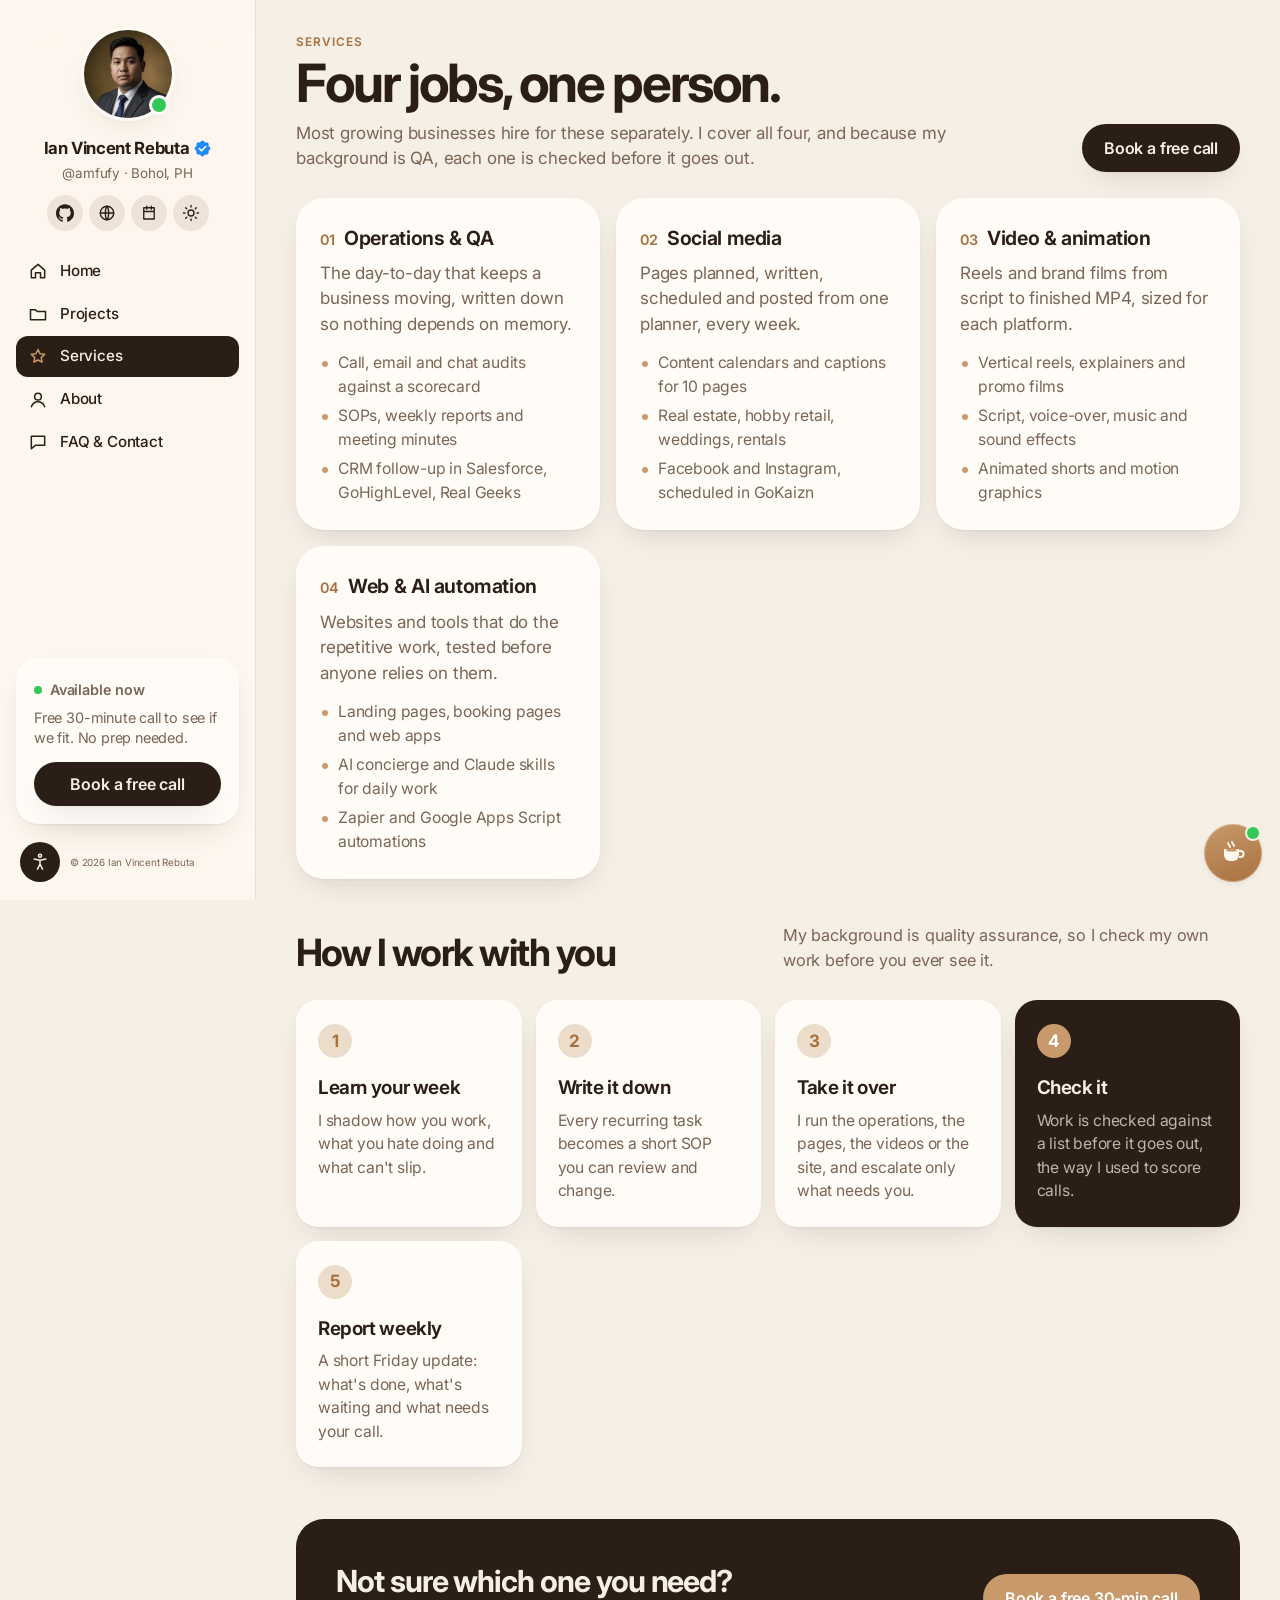
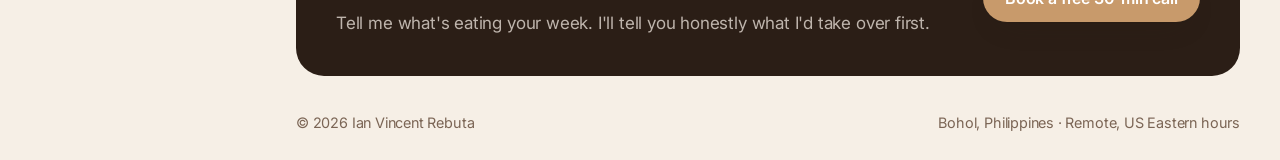
<file: services/index.html>
<!DOCTYPE html>
<html lang="en">
<head>
<meta charset="UTF-8">
<meta name="viewport" content="width=device-width, initial-scale=1, viewport-fit=cover">
<meta name="theme-color" content="#F6EFE6" media="(prefers-color-scheme: light)">
<meta name="theme-color" content="#17110D" media="(prefers-color-scheme: dark)">
<title>Services: Ops & QA, Social, Video, Web | Ian Vincent Rebuta</title>
<meta name="description" content="Operations & QA, social media management, video & animation, and web & AI automation for US businesses, from one remote specialist.">
<meta name="robots" content="index, follow, max-image-preview:large, max-snippet:-1, max-video-preview:-1">
<meta name="author" content="Ian Vincent Rebuta">
<link rel="canonical" href="https://ian-vincent-rebuta-portfolio.vercel.app/services">
<link rel="alternate" type="text/plain" title="Summary for AI assistants" href="/llms.txt">
<meta name="geo.region" content="PH-BOH"><meta name="geo.placename" content="Bohol, Philippines">
<meta property="og:type" content="website">
<meta property="og:site_name" content="Ian Vincent Rebuta">
<meta property="og:url" content="https://ian-vincent-rebuta-portfolio.vercel.app/services">
<meta property="og:title" content="Services by Ian Vincent Rebuta">
<meta property="og:description" content="Operations & QA, social media management, video & animation, and web & AI automation for US businesses, from one remote specialist.">
<meta property="og:image" content="https://ian-vincent-rebuta-portfolio.vercel.app/og.jpg"><meta property="og:image:width" content="1200"><meta property="og:image:height" content="630">
<meta property="og:image:alt" content="Ian Vincent Rebuta, Operations, Social Media, Video and Web specialist">
<meta property="og:locale" content="en_US">
<meta name="twitter:card" content="summary_large_image">
<meta name="twitter:title" content="Services by Ian Vincent Rebuta">
<meta name="twitter:description" content="Operations & QA, social media management, video & animation, and web & AI automation for US businesses, from one remote specialist.">
<meta name="twitter:image" content="https://ian-vincent-rebuta-portfolio.vercel.app/og.jpg">
<link rel="icon" type="image/png" sizes="32x32" href="/favicon-32.png">
<link rel="apple-touch-icon" href="/apple-touch-icon.png">
<link rel="manifest" href="/site.webmanifest">

<link rel="preconnect" href="https://fonts.googleapis.com"><link rel="preconnect" href="https://fonts.gstatic.com" crossorigin>
<link href="https://fonts.googleapis.com/css2?family=Inter:wght@400;500;600;700;800&display=swap" rel="stylesheet">
<link rel="stylesheet" href="/assets/site.css?v=2026-11-20b">
<script>(function(){var d=document.documentElement;d.classList.add("js");try{var t=localStorage.getItem("theme");if(t)d.dataset.theme=t;var a=JSON.parse(localStorage.getItem("a11y")||"{}");if(a.fs)d.classList.add("fs-"+a.fs);["hc","rm","ul"].forEach(function(k){if(a[k])d.classList.add(k)})}catch(e){}})()</script>
<script type="application/ld+json">
{
 "@context": "https://schema.org",
 "@graph": [
  {
   "@type": "WebPage",
   "@id": "https://ian-vincent-rebuta-portfolio.vercel.app/services#page",
   "url": "https://ian-vincent-rebuta-portfolio.vercel.app/services",
   "name": "Services | Ian Vincent Rebuta",
   "description": "Operations & QA, social media management, video & animation, and web & AI automation for US businesses.",
   "isPartOf": {
    "@id": "https://ian-vincent-rebuta-portfolio.vercel.app/#website"
   },
   "about": {
    "@id": "https://ian-vincent-rebuta-portfolio.vercel.app/#person"
   },
   "dateModified": "2026-11-20",
   "inLanguage": "en",
   "breadcrumb": {
    "@type": "BreadcrumbList",
    "itemListElement": [
     {
      "@type": "ListItem",
      "position": 1,
      "name": "Home",
      "item": "https://ian-vincent-rebuta-portfolio.vercel.app/"
     },
     {
      "@type": "ListItem",
      "position": 2,
      "name": "Services",
      "item": "https://ian-vincent-rebuta-portfolio.vercel.app/services"
     }
    ]
   },
   "mainEntity": {
    "@type": "OfferCatalog",
    "name": "Services",
    "itemListElement": [
     {
      "@type": "Offer",
      "itemOffered": {
       "@type": "Service",
       "name": "Operations & QA",
       "description": "Call, email and chat audits against a scorecard, SOPs, weekly reports, meeting minutes and CRM follow-up.",
       "areaServed": "US"
      }
     },
     {
      "@type": "Offer",
      "itemOffered": {
       "@type": "Service",
       "name": "Social media management",
       "description": "Content calendars, captions, scheduling and posting for Facebook and Instagram pages.",
       "areaServed": "US"
      }
     },
     {
      "@type": "Offer",
      "itemOffered": {
       "@type": "Service",
       "name": "Video & animation",
       "description": "Vertical reels, brand films, explainers and animated shorts, from script to finished MP4.",
       "areaServed": "US"
      }
     },
     {
      "@type": "Offer",
      "itemOffered": {
       "@type": "Service",
       "name": "Web & AI automation",
       "description": "Landing pages, booking pages and web apps, AI concierges and Claude skills, Zapier and Google Apps Script automations.",
       "areaServed": "US"
      }
     }
    ]
   }
  },
  {
   "@type": "Person",
   "@id": "https://ian-vincent-rebuta-portfolio.vercel.app/#person",
   "name": "Ian Vincent Rebuta",
   "alternateName": "Ian Rebuta",
   "url": "https://ian-vincent-rebuta-portfolio.vercel.app/",
   "image": "https://ian-vincent-rebuta-portfolio.vercel.app/portrait.jpg",
   "jobTitle": "Remote Operations, QA, Social Media & Web Specialist",
   "description": "Ian Vincent Rebuta is a remote operations and quality assurance specialist, social media manager, video editor and web and AI automation builder based in Bohol, Philippines. He has six years of experience with US companies, led 23 QA analysts across three countries at Ibex Global, worked in QA and machine learning at Nooro, and founded Pvblicly, a remote operations practice.",
   "address": {
    "@type": "PostalAddress",
    "addressRegion": "Bohol",
    "addressCountry": "PH"
   },
   "homeLocation": {
    "@type": "Place",
    "name": "Bohol, Philippines"
   },
   "knowsLanguage": "en",
   "knowsAbout": [
    "Business operations",
    "Quality assurance",
    "Call auditing",
    "Customer experience",
    "Standard operating procedures",
    "CRM management",
    "Social media management",
    "Content calendars",
    "Short-form video",
    "Video editing",
    "Motion graphics",
    "Web design",
    "Landing pages",
    "AI automation",
    "Claude",
    "GoHighLevel",
    "Salesforce",
    "Real Geeks",
    "Zapier",
    "Google Apps Script"
   ],
   "hasOccupation": {
    "@type": "Occupation",
    "name": "Operations and QA Specialist",
    "occupationLocation": {
     "@type": "Country",
     "name": "Philippines"
    },
    "skills": "Quality assurance, operations, social media management, video editing, web development, AI automation"
   },
   "worksFor": {
    "@id": "https://ian-vincent-rebuta-portfolio.vercel.app/#pvblicly"
   },
   "alumniOf": [
    {
     "@type": "Organization",
     "name": "Ibex Global"
    },
    {
     "@type": "Organization",
     "name": "Nooro"
    }
   ],
   "sameAs": [
    "https://github.com/amfufy",
    "https://pvblicly.vercel.app/",
    "https://calendly.com/ianrebuta/30min"
   ],
   "makesOffer": {
    "@type": "OfferCatalog",
    "name": "Services",
    "itemListElement": [
     {
      "@type": "Offer",
      "itemOffered": {
       "@type": "Service",
       "name": "Operations & QA",
       "description": "Call, email and chat audits against a scorecard, SOPs, weekly reports, meeting minutes and CRM follow-up.",
       "areaServed": "US"
      }
     },
     {
      "@type": "Offer",
      "itemOffered": {
       "@type": "Service",
       "name": "Social media management",
       "description": "Content calendars, captions, scheduling and posting for Facebook and Instagram pages.",
       "areaServed": "US"
      }
     },
     {
      "@type": "Offer",
      "itemOffered": {
       "@type": "Service",
       "name": "Video & animation",
       "description": "Vertical reels, brand films, explainers and animated shorts, from script to finished MP4.",
       "areaServed": "US"
      }
     },
     {
      "@type": "Offer",
      "itemOffered": {
       "@type": "Service",
       "name": "Web & AI automation",
       "description": "Landing pages, booking pages and web apps, AI concierges and Claude skills, Zapier and Google Apps Script automations.",
       "areaServed": "US"
      }
     }
    ]
   }
  }
 ]
}
</script>
</head>
<body class="pg-services">
<a class="skip" href="#main">Skip to content</a>
<aside class="side" aria-label="Sidebar">
  <div class="prof">
    <a class="prof-pic" href="/" aria-label="Home"><img src="/photo.jpg" alt="Ian Vincent Rebuta" width="88" height="88"><i class="online" title="Available now"></i></a>
    <p class="prof-name">Ian Vincent Rebuta <svg class="verified" viewBox="0 0 24 24" role="img" aria-label="Verified"><path d="M12.00 0.85 L12.58 0.94 L13.14 1.19 L13.65 1.57 L14.12 2.01 L14.56 2.46 L14.97 2.86 L15.39 3.16 L15.85 3.35 L16.36 3.44 L16.94 3.45 L17.56 3.44 L18.21 3.45 L18.84 3.55 L19.41 3.77 L19.88 4.12 L20.23 4.59 L20.45 5.16 L20.55 5.79 L20.56 6.44 L20.55 7.06 L20.56 7.64 L20.65 8.15 L20.84 8.61 L21.14 9.03 L21.54 9.44 L21.99 9.88 L22.43 10.35 L22.81 10.86 L23.06 11.42 L23.15 12.00 L23.06 12.58 L22.81 13.14 L22.43 13.65 L21.99 14.12 L21.54 14.56 L21.14 14.97 L20.84 15.39 L20.65 15.85 L20.56 16.36 L20.55 16.94 L20.56 17.56 L20.55 18.21 L20.45 18.84 L20.23 19.41 L19.88 19.88 L19.41 20.23 L18.84 20.45 L18.21 20.55 L17.56 20.56 L16.94 20.55 L16.36 20.56 L15.85 20.65 L15.39 20.84 L14.97 21.14 L14.56 21.54 L14.12 21.99 L13.65 22.43 L13.14 22.81 L12.58 23.06 L12.00 23.15 L11.42 23.06 L10.86 22.81 L10.35 22.43 L9.88 21.99 L9.44 21.54 L9.03 21.14 L8.61 20.84 L8.15 20.65 L7.64 20.56 L7.06 20.55 L6.44 20.56 L5.79 20.55 L5.16 20.45 L4.59 20.23 L4.12 19.88 L3.77 19.41 L3.55 18.84 L3.45 18.21 L3.44 17.56 L3.45 16.94 L3.44 16.36 L3.35 15.85 L3.16 15.39 L2.86 14.97 L2.46 14.56 L2.01 14.12 L1.57 13.65 L1.19 13.14 L0.94 12.58 L0.85 12.00 L0.94 11.42 L1.19 10.86 L1.57 10.35 L2.01 9.88 L2.46 9.44 L2.86 9.03 L3.16 8.61 L3.35 8.15 L3.44 7.64 L3.45 7.06 L3.44 6.44 L3.45 5.79 L3.55 5.16 L3.77 4.59 L4.12 4.12 L4.59 3.77 L5.16 3.55 L5.79 3.45 L6.44 3.44 L7.06 3.45 L7.64 3.44 L8.15 3.35 L8.61 3.16 L9.03 2.86 L9.44 2.46 L9.88 2.01 L10.35 1.57 L10.86 1.19 L11.42 0.94Z" fill="#1D8CF8"/><path d="M7.6 12.2l3 3 5.8-6" fill="none" stroke="#fff" stroke-width="2.3" stroke-linecap="round" stroke-linejoin="round"/></svg></p>
    <p class="prof-handle">@amfufy · Bohol, PH</p>
    <div class="prof-links">
      <a href="https://github.com/amfufy" target="_blank" rel="noopener me" aria-label="GitHub"><svg class="i fill" viewBox="0 0 24 24" aria-hidden="true"><path d="M12 .297c-6.63 0-12 5.373-12 12 0 5.303 3.438 9.8 8.205 11.385.6.113.82-.258.82-.577 0-.285-.01-1.04-.015-2.04-3.338.724-4.042-1.61-4.042-1.61C4.422 18.07 3.633 17.7 3.633 17.7c-1.087-.744.084-.729.084-.729 1.205.084 1.838 1.236 1.838 1.236 1.07 1.835 2.809 1.305 3.495.998.108-.776.417-1.305.76-1.605-2.665-.3-5.466-1.332-5.466-5.93 0-1.31.465-2.38 1.235-3.22-.135-.303-.54-1.523.105-3.176 0 0 1.005-.322 3.3 1.23.96-.267 1.98-.399 3-.405 1.02.006 2.04.138 3 .405 2.28-1.552 3.285-1.23 3.285-1.23.645 1.653.24 2.873.12 3.176.765.84 1.23 1.91 1.23 3.22 0 4.61-2.805 5.625-5.475 5.92.42.36.81 1.096.81 2.22 0 1.606-.015 2.896-.015 3.286 0 .315.21.69.825.57C20.565 22.092 24 17.592 24 12.297c0-6.627-5.373-12-12-12"/></svg></a>
      <a href="https://pvblicly.vercel.app/" target="_blank" rel="noopener" aria-label="Pvblicly, my remote operations practice"><svg class="i " viewBox="0 0 24 24" aria-hidden="true"><circle cx="12" cy="12" r="9"/><path d="M3 12h18M12 3c3 3.5 3 14.5 0 18M12 3c-3 3.5-3 14.5 0 18"/></svg></a>
      <a href="https://calendly.com/ianrebuta/30min" target="_blank" rel="noopener" aria-label="Book a call on Calendly"><svg class="i " viewBox="0 0 24 24" aria-hidden="true"><path d="M5 5h14v15H5zM5 10h14M9 3v4M15 3v4"/></svg></a>
      <button type="button" class="theme-btn" aria-label="Switch light or dark mode"><svg class="i sun" viewBox="0 0 24 24" aria-hidden="true"><circle cx="12" cy="12" r="4"/><path d="M12 2v2M12 20v2M4.9 4.9l1.4 1.4M17.7 17.7l1.4 1.4M2 12h2M20 12h2M4.9 19.1l1.4-1.4M17.7 6.3l1.4-1.4"/></svg><svg class="i moon" viewBox="0 0 24 24" aria-hidden="true"><path d="M20 14.5A8 8 0 019.5 4 8 8 0 1020 14.5z"/></svg></button>
    </div>
  </div>
  <nav class="side-nav" aria-label="Main"><a href="/"><svg class="i " viewBox="0 0 24 24" aria-hidden="true"><path d="M4 11l8-7 8 7v9h-5v-6H9v6H4z"/></svg><span>Home</span></a><a href="/projects"><svg class="i " viewBox="0 0 24 24" aria-hidden="true"><path d="M3 7h6l2 2h10v10H3z"/></svg><span>Projects</span></a><a href="/services" class="on" aria-current="page"><svg class="i " viewBox="0 0 24 24" aria-hidden="true"><path d="M12 3l2.4 5.1 5.6.7-4.1 3.9 1 5.5L12 15.6 7.1 18.2l1-5.5L4 8.8l5.6-.7z"/></svg><span>Services</span></a><a href="/about"><svg class="i " viewBox="0 0 24 24" aria-hidden="true"><circle cx="12" cy="8" r="4"/><path d="M4 20c1.5-4 4.5-6 8-6s6.5 2 8 6"/></svg><span>About</span></a><a href="/contact"><svg class="i " viewBox="0 0 24 24" aria-hidden="true"><path d="M4 5h16v11H9l-5 4z"/></svg><span>FAQ & Contact</span></a></nav>
  <div class="side-card">
    <p class="avail"><i aria-hidden="true"></i>Available now</p>
    <p>Free 30-minute call to see if we fit. No prep needed.</p>
    <a class="btn sun" href="https://calendly.com/ianrebuta/30min" target="_blank" rel="noopener">Book a free call</a>
  </div>
  <div class="side-foot"><button type="button" class="a11y-btn" aria-label="Accessibility settings" aria-haspopup="dialog"><svg class="i " viewBox="0 0 24 24" aria-hidden="true"><circle cx="12" cy="4.5" r="1.8"/><path d="M5 8.5l7 1.5 7-1.5M12 10v4.5M12 14.5l-3 6M12 14.5l3 6"/></svg></button><small>© 2026 Ian Vincent Rebuta</small></div>
</aside>
<div class="app">
<header class="top">
  <div class="wrap">
    <a class="brand" href="/"><img src="/photo.jpg" alt=""><span>Ian Vincent Rebuta</span><svg class="verified" viewBox="0 0 24 24" role="img" aria-label="Verified"><path d="M12.00 0.85 L12.58 0.94 L13.14 1.19 L13.65 1.57 L14.12 2.01 L14.56 2.46 L14.97 2.86 L15.39 3.16 L15.85 3.35 L16.36 3.44 L16.94 3.45 L17.56 3.44 L18.21 3.45 L18.84 3.55 L19.41 3.77 L19.88 4.12 L20.23 4.59 L20.45 5.16 L20.55 5.79 L20.56 6.44 L20.55 7.06 L20.56 7.64 L20.65 8.15 L20.84 8.61 L21.14 9.03 L21.54 9.44 L21.99 9.88 L22.43 10.35 L22.81 10.86 L23.06 11.42 L23.15 12.00 L23.06 12.58 L22.81 13.14 L22.43 13.65 L21.99 14.12 L21.54 14.56 L21.14 14.97 L20.84 15.39 L20.65 15.85 L20.56 16.36 L20.55 16.94 L20.56 17.56 L20.55 18.21 L20.45 18.84 L20.23 19.41 L19.88 19.88 L19.41 20.23 L18.84 20.45 L18.21 20.55 L17.56 20.56 L16.94 20.55 L16.36 20.56 L15.85 20.65 L15.39 20.84 L14.97 21.14 L14.56 21.54 L14.12 21.99 L13.65 22.43 L13.14 22.81 L12.58 23.06 L12.00 23.15 L11.42 23.06 L10.86 22.81 L10.35 22.43 L9.88 21.99 L9.44 21.54 L9.03 21.14 L8.61 20.84 L8.15 20.65 L7.64 20.56 L7.06 20.55 L6.44 20.56 L5.79 20.55 L5.16 20.45 L4.59 20.23 L4.12 19.88 L3.77 19.41 L3.55 18.84 L3.45 18.21 L3.44 17.56 L3.45 16.94 L3.44 16.36 L3.35 15.85 L3.16 15.39 L2.86 14.97 L2.46 14.56 L2.01 14.12 L1.57 13.65 L1.19 13.14 L0.94 12.58 L0.85 12.00 L0.94 11.42 L1.19 10.86 L1.57 10.35 L2.01 9.88 L2.46 9.44 L2.86 9.03 L3.16 8.61 L3.35 8.15 L3.44 7.64 L3.45 7.06 L3.44 6.44 L3.45 5.79 L3.55 5.16 L3.77 4.59 L4.12 4.12 L4.59 3.77 L5.16 3.55 L5.79 3.45 L6.44 3.44 L7.06 3.45 L7.64 3.44 L8.15 3.35 L8.61 3.16 L9.03 2.86 L9.44 2.46 L9.88 2.01 L10.35 1.57 L10.86 1.19 L11.42 0.94Z" fill="#1D8CF8"/><path d="M7.6 12.2l3 3 5.8-6" fill="none" stroke="#fff" stroke-width="2.3" stroke-linecap="round" stroke-linejoin="round"/></svg></a>
    <div class="top-r"><button type="button" class="a11y-btn" aria-label="Accessibility settings" aria-haspopup="dialog"><svg class="i " viewBox="0 0 24 24" aria-hidden="true"><circle cx="12" cy="4.5" r="1.8"/><path d="M5 8.5l7 1.5 7-1.5M12 10v4.5M12 14.5l-3 6M12 14.5l3 6"/></svg></button><button type="button" class="theme-btn" aria-label="Switch light or dark mode"><svg class="i sun" viewBox="0 0 24 24" aria-hidden="true"><circle cx="12" cy="12" r="4"/><path d="M12 2v2M12 20v2M4.9 4.9l1.4 1.4M17.7 17.7l1.4 1.4M2 12h2M20 12h2M4.9 19.1l1.4-1.4M17.7 6.3l1.4-1.4"/></svg><svg class="i moon" viewBox="0 0 24 24" aria-hidden="true"><path d="M20 14.5A8 8 0 019.5 4 8 8 0 1020 14.5z"/></svg></button><a class="btn sun sm" href="https://calendly.com/ianrebuta/30min" target="_blank" rel="noopener">Book a call</a></div>
  </div>
</header>
<main id="main">
<div class="wrap">
<header class="page-head rv"><div><p class="eyebrow">Services</p><h1>Four jobs, one person.</h1><p class="sub">Most growing businesses hire for these separately. I cover all four, and because my background is QA, each one is checked before it goes out.</p></div><a class="btn sun" href="https://calendly.com/ianrebuta/30min" target="_blank" rel="noopener">Book a free call</a></header>
<div class="svc rv">
        <div><h3><em>01</em>Operations & QA</h3><p>The day-to-day that keeps a business moving, written down so nothing depends on memory.</p>
          <ul><li>Call, email and chat audits against a scorecard</li><li>SOPs, weekly reports and meeting minutes</li><li>CRM follow-up in Salesforce, GoHighLevel, Real Geeks</li></ul></div>
        <div><h3><em>02</em>Social media</h3><p>Pages planned, written, scheduled and posted from one planner, every week.</p>
          <ul><li>Content calendars and captions for 10 pages</li><li>Real estate, hobby retail, weddings, rentals</li><li>Facebook and Instagram, scheduled in GoKaizn</li></ul></div>
        <div><h3><em>03</em>Video & animation</h3><p>Reels and brand films from script to finished MP4, sized for each platform.</p>
          <ul><li>Vertical reels, explainers and promo films</li><li>Script, voice-over, music and sound effects</li><li>Animated shorts and motion graphics</li></ul></div>
        <div><h3><em>04</em>Web & AI automation</h3><p>Websites and tools that do the repetitive work, tested before anyone relies on them.</p>
          <ul><li>Landing pages, booking pages and web apps</li><li>AI concierge and Claude skills for daily work</li><li>Zapier and Google Apps Script automations</li></ul></div>
      </div>
<section id="process" class="sub-sec"><div class="sec-head"><h2 class="rv">How I work with you</h2><p class="rv">My background is quality assurance, so I check my own work before you ever see it.</p></div>
<div class="steps">
        <div class="step rv"><h3>Learn your week</h3><p>I shadow how you work, what you hate doing and what can't slip.</p></div>
        <div class="step rv"><h3>Write it down</h3><p>Every recurring task becomes a short SOP you can review and change.</p></div>
        <div class="step rv"><h3>Take it over</h3><p>I run the operations, the pages, the videos or the site, and escalate only what needs you.</p></div>
        <div class="step qa rv"><h3>Check it</h3><p>Work is checked against a list before it goes out, the way I used to score calls.</p></div>
        <div class="step rv"><h3>Report weekly</h3><p>A short Friday update: what's done, what's waiting and what needs your call.</p></div>
      </div></section>
<section class="cta-card rv"><div><h2>Not sure which one you need?</h2><p>Tell me what's eating your week. I'll tell you honestly what I'd take over first.</p></div><a class="btn sun" href="https://calendly.com/ianrebuta/30min" target="_blank" rel="noopener">Book a free 30-min call</a></section>
</div>
</main>
<footer><div class="wrap"><span>© 2026 Ian Vincent Rebuta</span><span>Bohol, Philippines · Remote, US Eastern hours</span></div></footer>
</div>
<nav class="tabbar" aria-label="Quick links"><a href="/"><svg class="i " viewBox="0 0 24 24" aria-hidden="true"><path d="M4 11l8-7 8 7v9h-5v-6H9v6H4z"/></svg><span>Home</span></a><a href="/projects"><svg class="i " viewBox="0 0 24 24" aria-hidden="true"><path d="M3 7h6l2 2h10v10H3z"/></svg><span>Projects</span></a><a href="/services" class="on" aria-current="page"><svg class="i " viewBox="0 0 24 24" aria-hidden="true"><path d="M12 3l2.4 5.1 5.6.7-4.1 3.9 1 5.5L12 15.6 7.1 18.2l1-5.5L4 8.8l5.6-.7z"/></svg><span>Services</span></a><a href="/about"><svg class="i " viewBox="0 0 24 24" aria-hidden="true"><circle cx="12" cy="8" r="4"/><path d="M4 20c1.5-4 4.5-6 8-6s6.5 2 8 6"/></svg><span>About</span></a><a href="/contact"><svg class="i " viewBox="0 0 24 24" aria-hidden="true"><path d="M4 5h16v11H9l-5 4z"/></svg><span>Contact</span></a></nav>
<button type="button" class="chat-fab" aria-label="Ask Latte, Ian's assistant" aria-haspopup="dialog" aria-controls="chat"><svg viewBox="0 0 32 32" aria-hidden="true"><path d="M7 12h15v6a6 6 0 01-6 6h-3a6 6 0 01-6-6z" fill="#FFF8EF"/><path d="M22 14h1.5a3 3 0 010 6H22" fill="none" stroke="#FFF8EF" stroke-width="2"/><path d="M11 6c0 2 2 2 2 4M15 5c0 2 2 2 2 4" fill="none" stroke="#FFF8EF" stroke-width="1.8" stroke-linecap="round"/><ellipse cx="14.5" cy="13.2" rx="5.5" ry="1.4" fill="#C89A6B"/></svg><i class="online"></i></button>
<section class="chat" id="chat" role="dialog" aria-modal="false" aria-labelledby="chat-t" hidden>
  <header class="chat-h"><span class="chat-av"><svg viewBox="0 0 32 32" aria-hidden="true"><path d="M7 12h15v6a6 6 0 01-6 6h-3a6 6 0 01-6-6z" fill="#FFF8EF"/><path d="M22 14h1.5a3 3 0 010 6H22" fill="none" stroke="#FFF8EF" stroke-width="2"/><path d="M11 6c0 2 2 2 2 4M15 5c0 2 2 2 2 4" fill="none" stroke="#FFF8EF" stroke-width="1.8" stroke-linecap="round"/><ellipse cx="14.5" cy="13.2" rx="5.5" ry="1.4" fill="#C89A6B"/></svg></span><span><b id="chat-t">Latte</b><small>Ian's assistant · answers from this site</small></span><button type="button" class="chat-x" aria-label="Close chat"><svg class="i " viewBox="0 0 24 24" aria-hidden="true"><path d="M6 6l12 12M18 6L6 18"/></svg></button></header>
  <div class="chat-log" aria-live="polite"></div>
  <div class="chat-sugg"></div>
  <form class="chat-f" autocomplete="off"><label class="sr" for="chat-in">Ask a question</label><input id="chat-in" type="text" placeholder="Ask about Ian's work, hours, rates…" maxlength="200"><button type="submit" aria-label="Send"><svg class="i " viewBox="0 0 24 24" aria-hidden="true"><path d="M5 12h14M13 6l6 6-6 6"/></svg></button></form>
  <p class="chat-note">Answers come from this site and can miss things. Chats aren't stored.</p>
</section>
<section class="a11y" id="a11y" role="dialog" aria-labelledby="a11y-t" hidden>
  <header><b id="a11y-t">Accessibility</b><button type="button" class="a11y-x" aria-label="Close"><svg class="i " viewBox="0 0 24 24" aria-hidden="true"><path d="M6 6l12 12M18 6L6 18"/></svg></button></header>
  <p class="a11y-l">Text size</p>
  <div class="seg" role="group" aria-label="Text size"><button type="button" data-fs="0" aria-pressed="true">A</button><button type="button" data-fs="1" aria-pressed="false">A+</button><button type="button" data-fs="2" aria-pressed="false">A++</button></div>
  <label class="tog"><span><b>High contrast</b><small>Darker text, stronger edges</small></span><input type="checkbox" data-opt="hc"><i></i></label>
  <label class="tog"><span><b>Reduce motion</b><small>No animation or scrolling logos</small></span><input type="checkbox" data-opt="rm"><i></i></label>
  <label class="tog"><span><b>Underline links</b><small>Every link gets a line</small></span><input type="checkbox" data-opt="ul"><i></i></label>
  <button type="button" class="a11y-reset">Reset to default</button>
</section>
<script src="/assets/site.js?v=2026-11-20b" defer></script>
</body>
</html>
</file>
<file: assets/site.css>
:root{
  --bg:#F6EFE6; --bg2:#EFE4D6; --surface:#FFFCF8; --ink:#2B1E16; --muted:#7B6555; --line:rgba(43,30,22,.10);
  --accent:#A8703F; --accent-ink:#FFF8EF; --latte:#C89A6B; --foam:#F1E2CD; --mist:#EBDDCA; --ok:#5E8B5A;
  --glass:rgba(255,250,244,.72); --seg:rgba(120,92,70,.12);
  --shadow:0 1px 2px rgba(43,30,22,.05),0 12px 32px -14px rgba(43,30,22,.20);
  --shadow-lg:0 2px 6px rgba(43,30,22,.06),0 34px 70px -28px rgba(43,30,22,.35);
  --hero:radial-gradient(110% 80% at 85% 0%,#E2C7A6 0%,rgba(226,199,166,0) 60%),linear-gradient(180deg,#EADBC7 0%,#F6EFE6 100%);
  --spring:cubic-bezier(.32,.72,0,1);
  --sans:-apple-system,BlinkMacSystemFont,"SF Pro Display","SF Pro Text","Inter","Segoe UI",system-ui,sans-serif;
  --r-lg:28px; --r-md:22px; --r-sm:14px;
  box-sizing:border-box; color-scheme:light;
}
@media (prefers-color-scheme:dark){
  :root:not([data-theme="light"]){--bg:#17110D;--bg2:#1D1611;--surface:#261C16;--ink:#F3E8DC;--muted:#BBA693;--line:rgba(243,232,220,.10);
    --accent:#D4A273;--accent-ink:#1E150F;--latte:#B48659;--foam:#4A372A;--mist:#3A2C22;--ok:#8FBF86;
    --glass:rgba(30,22,17,.70);--seg:rgba(243,232,220,.10);
    --shadow:0 1px 2px rgba(0,0,0,.3),0 12px 32px -14px rgba(0,0,0,.6);--shadow-lg:0 2px 6px rgba(0,0,0,.3),0 34px 70px -28px rgba(0,0,0,.75);
    --hero:radial-gradient(110% 80% at 85% 0%,#3B2A1E 0%,rgba(59,42,30,0) 60%),linear-gradient(180deg,#221912 0%,#17110D 100%);color-scheme:dark}
}
:root[data-theme="dark"]{--bg:#17110D;--bg2:#1D1611;--surface:#261C16;--ink:#F3E8DC;--muted:#BBA693;--line:rgba(243,232,220,.10);
  --accent:#D4A273;--accent-ink:#1E150F;--latte:#B48659;--foam:#4A372A;--mist:#3A2C22;--ok:#8FBF86;
  --glass:rgba(30,22,17,.70);--seg:rgba(243,232,220,.10);
  --shadow:0 1px 2px rgba(0,0,0,.3),0 12px 32px -14px rgba(0,0,0,.6);--shadow-lg:0 2px 6px rgba(0,0,0,.3),0 34px 70px -28px rgba(0,0,0,.75);
  --hero:radial-gradient(110% 80% at 85% 0%,#3B2A1E 0%,rgba(59,42,30,0) 60%),linear-gradient(180deg,#221912 0%,#17110D 100%);color-scheme:dark}
*,*::before,*::after{box-sizing:inherit}
html{scroll-behavior:smooth;scroll-padding-top:calc(64px + env(safe-area-inset-top,0px));-webkit-text-size-adjust:100%}
body{margin:0;background:var(--bg);color:var(--ink);font-family:var(--sans);font-size:1.0625rem;line-height:1.5;letter-spacing:-.011em;
  -webkit-font-smoothing:antialiased;-moz-osx-font-smoothing:grayscale;overflow-x:hidden;-webkit-tap-highlight-color:transparent}
a{color:inherit}
img{max-width:100%;display:block}
::selection{background:var(--latte);color:#fff}
:focus-visible{outline:3px solid color-mix(in srgb,var(--accent) 55%,transparent);outline-offset:3px;border-radius:12px}
.wrap{max-width:1160px;margin:0 auto;padding:0 clamp(16px,4vw,40px)}

/* frosted header */
.top{position:sticky;top:0;z-index:20;background:var(--glass);-webkit-backdrop-filter:saturate(180%) blur(20px);backdrop-filter:saturate(180%) blur(20px);
  border-bottom:.5px solid var(--line);padding-top:env(safe-area-inset-top,0px)}
.top .wrap{display:flex;align-items:center;justify-content:space-between;height:56px;gap:16px}
.brand{font-weight:600;font-size:1.02rem;text-decoration:none;display:flex;align-items:center;gap:10px;white-space:nowrap}
.brand img{width:30px;height:30px;border-radius:50%;object-fit:cover;box-shadow:0 0 0 .5px var(--line)}
.top nav{display:flex;gap:2px}
.top nav a{text-decoration:none;padding:7px 14px;border-radius:999px;color:var(--muted);font-weight:500;font-size:.95rem;transition:background .3s var(--spring),color .3s}
.top nav a:hover{color:var(--ink);background:var(--seg)}
@media (max-width:760px){.top nav a:not(.cta-s){display:none}}
.cta-s{background:var(--ink)!important;color:var(--bg)!important}

/* buttons */
.btns{display:flex;flex-wrap:wrap;gap:10px}
.btn{display:inline-flex;align-items:center;justify-content:center;min-height:48px;padding:0 22px;border-radius:999px;font-weight:600;font-size:1rem;text-decoration:none;
  border:0;transition:transform .45s var(--spring),background .3s,box-shadow .45s var(--spring);will-change:transform}
.btn:hover{transform:translateY(-1px)}
.btn:active,.filters button:active,.top nav a:active{transform:scale(.96);transition-duration:.12s}
.btn.sun,.btn.ink{background:var(--ink);color:var(--bg);box-shadow:var(--shadow)}
.btn.line{background:var(--glass);color:var(--ink);-webkit-backdrop-filter:blur(16px);backdrop-filter:blur(16px);box-shadow:inset 0 0 0 .5px var(--line),var(--shadow)}
.btn.out{background:var(--seg);color:var(--ink)}

/* hero */
.hero{background:var(--hero);overflow:hidden;position:relative}
.hero .wrap{display:grid;grid-template-columns:1.1fr 1fr;gap:48px;align-items:center;min-height:min(86vh,760px);padding-top:56px;padding-bottom:72px;position:relative}
.hero .who{display:flex;align-items:center;gap:16px;margin-bottom:26px;color:var(--muted);line-height:1.3;font-size:.98rem}
.hero .who b{display:block;color:var(--ink);font-weight:700;font-size:clamp(1.3rem,2.3vw,1.6rem);letter-spacing:-.02em}
.avatar{width:clamp(72px,9vw,88px);height:clamp(72px,9vw,88px);border-radius:50%;object-fit:cover;flex:none;border:3px solid var(--surface);box-shadow:var(--shadow);background:var(--foam)}
.hero h1{font-size:clamp(2.3rem,4.5vw,3.75rem);line-height:1.03;letter-spacing:-.04em;font-weight:700;margin:0}
.hero .lead{font-size:clamp(1.1rem,1.8vw,1.25rem);max-width:42ch;color:var(--muted);margin:22px 0 26px}
.chips{display:flex;flex-wrap:wrap;gap:8px;margin:0 0 28px;padding:0;list-style:none}
.chips li{padding:7px 14px;border-radius:999px;background:var(--glass);-webkit-backdrop-filter:blur(14px);backdrop-filter:blur(14px);box-shadow:inset 0 0 0 .5px var(--line);font-size:.92rem;font-weight:500}
.hero .grid-bg{display:none}
@media (max-width:900px){.hero .wrap{grid-template-columns:1fr;min-height:auto;padding-top:40px}}

/* hero visual */
.visual{position:relative;padding-bottom:150px}
.portrait{display:block;width:90%;height:auto;margin-left:auto;aspect-ratio:1/1;object-fit:cover;border-radius:36px;box-shadow:var(--shadow-lg);background:var(--foam)}
.report{position:absolute;left:0;bottom:0;width:min(64%,340px);background:var(--glass);-webkit-backdrop-filter:saturate(180%) blur(24px);backdrop-filter:saturate(180%) blur(24px);
  color:var(--ink);border-radius:var(--r-md);box-shadow:inset 0 0 0 .5px var(--line),var(--shadow-lg);overflow:hidden}
@media (max-width:900px){.visual{max-width:440px;margin:0 auto;padding-bottom:0}.portrait{width:100%}.report{position:relative;width:92%;margin:-90px auto 0}}
.report-h{display:flex;justify-content:space-between;align-items:center;padding:14px 18px;border-bottom:.5px solid var(--line);font-size:.9rem}
.report-h b{font-size:.98rem;font-weight:600}
.report-h span{color:var(--muted)}
.stats{display:grid;grid-template-columns:1fr 1fr}
.stats div{padding:14px 18px;border-right:.5px solid var(--line);border-top:.5px solid var(--line)}
.stats div:nth-child(2n){border-right:0}
.stats div:nth-child(-n+2){border-top:0}
.stats b{display:block;font-size:clamp(1.4rem,2.4vw,1.75rem);line-height:1;letter-spacing:-.035em;color:var(--accent);font-weight:700}
.stats span{display:block;margin-top:6px;font-size:.8rem;color:var(--muted);line-height:1.35}
.report-cap{font-size:.88rem;color:var(--muted);margin-top:14px;text-align:center}

/* sections */
section{padding:clamp(72px,10vw,112px) 0}
.caps{background:var(--bg2)}
.sec-head{display:grid;grid-template-columns:1fr 1fr;gap:30px;align-items:end;margin-bottom:48px}
.sec-head h2,.intro h2{font-size:clamp(2.1rem,4.4vw,3.2rem);line-height:1.05;letter-spacing:-.04em;margin:0;font-weight:700}
.sec-head p{margin:0;color:var(--muted);max-width:46ch;font-size:1.12rem}
@media (max-width:760px){.sec-head{grid-template-columns:1fr;gap:14px;margin-bottom:32px}}

/* dot bullets */
.svc ul,.job ul,.case ul{list-style:none;padding:0}
.svc ul li,.job li,.case li{position:relative;padding-left:18px}
.svc ul li::before,.job li::before,.case li::before{content:"";position:absolute;left:2px;top:.62em;width:6px;height:6px;border-radius:50%;background:var(--latte)}

/* service cards */
.svc{display:grid;grid-template-columns:repeat(auto-fit,minmax(min(100%,250px),1fr));gap:16px}
.svc > div{background:var(--surface);border-radius:var(--r-md);padding:26px 24px;box-shadow:var(--shadow);transition:transform .6s var(--spring),box-shadow .6s var(--spring)}
.svc > div:hover{transform:translateY(-4px);box-shadow:var(--shadow-lg)}
.svc h3{margin:0 0 8px;font-size:1.22rem;letter-spacing:-.02em;font-weight:650;display:flex;gap:10px;align-items:baseline}
.svc h3 em{font-style:normal;color:var(--accent);font-size:.9rem;font-weight:600}
.svc p{margin:0;color:var(--muted)}
.svc ul{margin:14px 0 0;display:grid;gap:6px;color:var(--muted);font-size:.98rem}

/* experience: iOS grouped list */
.exp{background:var(--surface);border-radius:var(--r-lg);box-shadow:var(--shadow);padding:0 clamp(20px,3vw,32px)}
.job{display:grid;grid-template-columns:200px 1fr;gap:clamp(16px,4vw,44px);padding:28px 0;border-bottom:.5px solid var(--line)}
.job:last-child{border-bottom:0}
.job .when{color:var(--muted);font-weight:500;font-size:.95rem}
.job .when b{display:block;color:var(--ink);font-weight:650;font-size:1.02rem;margin-bottom:2px}
.job h3{margin:0 0 6px;font-size:clamp(1.2rem,2.1vw,1.42rem);letter-spacing:-.025em;font-weight:650}
.job ul{margin:10px 0 0;display:grid;gap:8px;color:var(--muted);max-width:68ch}
.job li strong{color:var(--ink);font-weight:600}
@media (max-width:760px){.job{grid-template-columns:1fr;gap:6px}}

/* work cards */
.case{display:grid;grid-template-columns:minmax(0,1.2fr) minmax(0,1fr);gap:clamp(24px,4.5vw,56px);align-items:center;
  background:var(--surface);border-radius:var(--r-lg);padding:clamp(18px,3vw,36px);margin-bottom:20px;box-shadow:var(--shadow)}
.case.flip .shot{order:2}
.case .shot .browser{transition:transform .8s var(--spring),box-shadow .8s var(--spring)}
.case:hover .shot .browser{transform:translateY(-6px) scale(1.01);box-shadow:var(--shadow-lg)}
.case h3{font-size:clamp(1.55rem,2.8vw,2.05rem);line-height:1.08;letter-spacing:-.035em;margin:0 0 12px;font-weight:700}
.case .kind{color:var(--accent);font-weight:600;margin:0 0 6px;font-size:.95rem}
.case p{margin:0 0 18px;color:var(--muted);max-width:52ch}
.case ul{margin:0 0 22px;display:grid;gap:8px}
.case dl{display:flex;flex-wrap:wrap;gap:8px 28px;margin:0 0 22px;font-size:.95rem}
.case dt{color:var(--muted)}.case dd{margin:0;font-weight:600}
.case[hidden]{display:none}
#cases,#work{overflow-anchor:none}
.case.pop{animation:pop .7s var(--spring) both}
@keyframes pop{from{opacity:0;transform:translateY(14px) scale(.985)}}
.case .tags{display:flex;flex-wrap:wrap;gap:6px;margin:0 0 10px}
.case .tags li{padding:4px 11px;border-radius:999px;background:var(--mist);color:var(--ink);font-size:.78rem;font-weight:600}
.case .tags li::before{display:none}
.case .links{display:flex;flex-wrap:wrap;gap:10px}
@media (max-width:860px){.case{grid-template-columns:1fr}.case.flip .shot{order:0}}

/* iOS segmented control */
.filters{position:relative;display:inline-flex;gap:2px;padding:3px;margin:-16px 0 28px;border-radius:13px;background:var(--seg);max-width:100%;overflow-x:auto;scrollbar-width:none}
.filters::-webkit-scrollbar{display:none}
.filters .thumb{position:absolute;top:3px;bottom:3px;left:0;width:0;border-radius:10px;background:var(--surface);
  box-shadow:0 3px 8px rgba(0,0,0,.12),0 3px 1px rgba(0,0,0,.04);transition:transform .5s var(--spring),width .5s var(--spring);z-index:0}
.filters button{position:relative;z-index:1;font:inherit;font-weight:500;font-size:.95rem;min-height:40px;padding:0 16px;border-radius:10px;border:0;
  background:transparent;color:var(--muted);cursor:pointer;white-space:nowrap;transition:color .3s,transform .4s var(--spring)}
.filters button[aria-pressed="true"]{color:var(--ink);font-weight:600}
.filters button span{opacity:.55;margin-left:6px;font-weight:500;font-variant-numeric:tabular-nums}

/* device frames */
.browser{border-radius:18px;background:#fff;box-shadow:var(--shadow),0 0 0 .5px var(--line);overflow:hidden}
.chrome{display:flex;align-items:center;gap:6px;height:30px;padding:0 12px;background:#F4EEE7;border-bottom:.5px solid rgba(43,30,22,.10)}
.chrome i{width:10px;height:10px;border-radius:50%;background:#DDD3C8}
.chrome i:nth-child(1){background:#FF5F57}.chrome i:nth-child(2){background:#FEBC2E}.chrome i:nth-child(3){background:#28C840}
.chrome span{margin-left:10px;flex:1;height:19px;border-radius:7px;background:#fff;font-size:11px;line-height:19px;padding:0 10px;color:#8C7A6B;white-space:nowrap;overflow:hidden;text-overflow:ellipsis;text-align:center}
.screen{position:relative;aspect-ratio:16/10;overflow:hidden;container-type:inline-size}
.screen.auto{aspect-ratio:auto}
.screen img.real{width:100%;height:100%;object-fit:cover;object-position:top}
.screen.auto img.real{height:auto}
.mock{position:absolute;inset:0;font-family:var(--sans)}
video.vid{display:block;width:100%;height:auto;background:#000}
.phone{width:min(270px,72%);margin:0 auto;border-radius:44px;padding:10px;background:#1C140F;box-shadow:var(--shadow-lg),inset 0 0 0 1.5px #3A2C22}
.phone img{border-radius:35px;width:100%;height:auto;aspect-ratio:430/900;object-fit:cover;object-position:top}
.reels{display:grid;grid-template-columns:repeat(4,minmax(0,1fr));gap:12px}
.reels figure{margin:0}
.reels video{display:block;border-radius:18px;aspect-ratio:9/16;width:100%;height:auto;object-fit:cover;background:#000;box-shadow:var(--shadow)}
.reels figcaption{font-size:.82rem;color:var(--muted);margin-top:8px;line-height:1.3}
@media (max-width:560px){.reels{grid-template-columns:repeat(2,minmax(0,1fr))}}

/* QA scorecard mock */
.m-qa{background:#FBF7F1;color:#2B1E16;padding:4cqw}
.qa-h{display:flex;justify-content:space-between;align-items:center}
.qa-h b{font-size:3cqw;letter-spacing:-.02em}
.qa-h span{background:#E6EFE2;color:#4F7A4B;font-weight:700;font-size:1.8cqw;padding:.8cqw 2cqw;border-radius:3cqw}
.qa-rows{margin-top:3cqw;display:grid;gap:1.6cqw}
.qa-row{display:grid;grid-template-columns:30cqw 1fr 8cqw;gap:2cqw;align-items:center;font-size:1.8cqw;color:#7B6555}
.qa-bar{height:1.8cqw;border-radius:2cqw;background:#EDE3D6;overflow:hidden}
.qa-bar i{display:block;height:100%;border-radius:2cqw;background:linear-gradient(90deg,#C89A6B,#A8703F);animation:grow 2.4s var(--spring) both}
@keyframes grow{from{width:0}}
.qa-row b{color:#2B1E16;text-align:right}
.qa-foot{position:absolute;left:4cqw;right:4cqw;bottom:4cqw;display:grid;grid-template-columns:repeat(3,1fr);gap:2cqw}
.qa-foot div{background:#fff;border-radius:2cqw;padding:1.8cqw 2cqw;box-shadow:0 .4cqw 1.6cqw rgba(43,30,22,.08)}
.qa-foot b{display:block;font-size:3.4cqw;color:#A8703F;letter-spacing:-.03em}
.qa-foot span{font-size:1.6cqw;color:#7B6555}

/* Jeep */
.m-jeep{background:linear-gradient(180deg,#F7D7A6 0%,#F3B98A 38%,#9FB5C9 39%,#E9EEF2 100%)}
.m-jeep svg.mt{position:absolute;left:0;right:0;top:12cqw;width:100%;height:auto}
.j-head{position:absolute;left:4cqw;top:4cqw;color:#1D2A33}
.j-head small{display:block;font-size:1.8cqw;font-weight:600;color:#7B3F1D}
.j-head h4{margin:.4cqw 0 0;font-size:5cqw;line-height:.98;font-weight:800;letter-spacing:-.04em;max-width:50cqw}
.j-agents{position:absolute;left:4cqw;bottom:4cqw;display:flex;gap:1.6cqw}
.j-agent{background:#fff;border-radius:2cqw;padding:1.4cqw 2cqw;display:flex;align-items:center;gap:1.2cqw;font-size:1.8cqw;font-weight:600;box-shadow:0 .8cqw 2cqw rgba(29,42,51,.15);color:#1D2A33}
.j-agent i{width:3.4cqw;height:3.4cqw;border-radius:50%;background:#2F5D50}
.j-agent:nth-child(2) i{background:#C1612C}.j-agent:nth-child(3) i{background:#3A4E8C}
.j-qr{position:absolute;right:4cqw;bottom:4cqw;background:#fff;border-radius:2cqw;padding:1.6cqw;display:flex;gap:1.6cqw;align-items:center;box-shadow:0 .8cqw 2cqw rgba(29,42,51,.15)}
.j-qr .grid{display:grid;grid-template-columns:repeat(7,1fr);gap:.25cqw;width:10cqw}
.j-qr .grid i{aspect-ratio:1;background:#1D2A33;border-radius:.1cqw}
.j-qr .grid i.o{background:transparent}
.j-duck{width:9cqw;animation:bob 2.4s ease-in-out infinite}
@keyframes bob{50%{transform:translateY(-1cqw) rotate(-6deg)}}

/* Keys to Wealth */
.m-keys{background:radial-gradient(90% 70% at 70% 0%,#3A2E12,#0C0A07 65%);color:#F5E7C4}
.k-wrap{position:absolute;inset:0;padding:5cqw}
.k-wrap small{font-size:1.8cqw;color:#C9A55C;letter-spacing:.06em}
.k-wrap h4{margin:.8cqw 0 0;font-size:7cqw;line-height:.95;font-weight:800;letter-spacing:-.04em;
  background:linear-gradient(100deg,#9C7A31 0%,#F8E3A6 35%,#C9A55C 50%,#FFF1C7 65%,#9C7A31 100%);background-size:250% 100%;-webkit-background-clip:text;background-clip:text;color:transparent;animation:sheen 4s linear infinite}
@keyframes sheen{to{background-position:-250% 0}}
.k-wrap p{font-size:1.9cqw;color:#CDBF9B;max-width:48cqw;margin:1.4cqw 0 0}
.k-stats{display:flex;gap:2cqw;margin-top:3cqw}
.k-stats div{flex:1;border:.2cqw solid rgba(201,165,92,.5);border-radius:2cqw;padding:1.6cqw 2cqw}
.k-stats b{display:block;font-size:3cqw;color:#F8E3A6}
.k-stats span{font-size:1.6cqw;color:#CDBF9B}

/* social planner mock */
.m-so{background:#FBF7F1;color:#2B1E16;padding:4cqw}
.so-h{display:flex;justify-content:space-between;align-items:center;margin-bottom:3cqw}
.so-h b{font-size:3cqw;letter-spacing:-.02em}
.so-h span{background:#F1E2CD;color:#8A5A2F;font-weight:700;font-size:1.7cqw;padding:.8cqw 2cqw;border-radius:3cqw}
.so-grid{display:grid;grid-template-columns:repeat(3,1fr);gap:1.6cqw}
.so-p{background:#fff;border-radius:2cqw;padding:1.6cqw 1.8cqw;display:grid;grid-template-columns:3.6cqw 1fr;column-gap:1.4cqw;align-items:center;box-shadow:0 .3cqw 1.2cqw rgba(43,30,22,.07)}
.so-p i{grid-row:span 2;width:3.6cqw;height:3.6cqw;border-radius:50%}
.so-p b{font-size:1.8cqw;line-height:1.15;white-space:nowrap;overflow:hidden;text-overflow:ellipsis}
.so-p span{font-size:1.45cqw;color:#7B6555}
.so-week{position:absolute;left:4cqw;right:4cqw;bottom:4cqw;display:grid;grid-template-columns:repeat(7,1fr);gap:1cqw}
.so-week div{height:4.4cqw;border-radius:1.4cqw;background:#EDE3D6;font-size:1.4cqw;color:#7B6555;padding:.6cqw 1cqw}
.so-week div.on{background:#A8703F;color:#FFF8EF}

/* Claude skills mock */
.m-ai{background:#1F1611;color:#EADBC8;padding:4cqw;font-family:ui-monospace,"SF Mono","Cascadia Code",Consolas,monospace}
.ai-h{display:flex;gap:1cqw;align-items:center;font-size:1.8cqw;color:#A89383;margin-bottom:3cqw}
.ai-h i{width:1.4cqw;height:1.4cqw;border-radius:50%;background:#E3B47F}
.ai-l{font-size:2.05cqw;line-height:1.5;margin:0 0 1.6cqw;white-space:nowrap;overflow:hidden;text-overflow:ellipsis}
.ai-l b{color:#E3B47F;font-weight:600}
.ai-l em{font-style:normal;color:#A89383}
.ai-l.ok{color:#9CC48F}

/* intro video */
.intro{background:var(--bg)}
.intro .wrap{display:grid;grid-template-columns:1fr 1.5fr;gap:clamp(28px,5vw,64px);align-items:center}
.intro h2{margin-bottom:16px}
.intro p{color:var(--muted);margin:0;max-width:40ch;font-size:1.12rem}
.intro .frame{border-radius:var(--r-lg);overflow:hidden;box-shadow:var(--shadow-lg);background:#000}
@media (max-width:860px){.intro .wrap{grid-template-columns:1fr}}

/* process */
.steps{display:grid;grid-template-columns:repeat(auto-fit,minmax(min(100%,200px),1fr));gap:14px;counter-reset:s}
.step{background:var(--surface);border-radius:var(--r-md);padding:24px 22px;box-shadow:var(--shadow);transition:transform .6s var(--spring)}
.step:hover{transform:translateY(-4px)}
.step::before{counter-increment:s;content:counter(s);display:grid;place-items:center;width:34px;height:34px;border-radius:50%;background:var(--mist);color:var(--accent);font-weight:700;margin-bottom:16px}
.step h3{margin:0 0 6px;font-size:1.18rem;font-weight:650;letter-spacing:-.02em}
.step p{margin:0;color:var(--muted);font-size:.98rem}
.step.qa{background:var(--ink);color:var(--bg)}
.step.qa p{color:color-mix(in srgb,var(--bg) 72%,transparent)}
.step.qa::before{background:var(--latte);color:#fff}

/* tools */
.toolgroups{display:grid;grid-template-columns:repeat(auto-fit,minmax(min(100%,260px),1fr));gap:28px;margin-top:52px}
.toolgroups h3{margin:0 0 12px;font-size:.82rem;color:var(--muted);font-weight:600;letter-spacing:.06em;text-transform:uppercase}
.tools{display:flex;flex-wrap:wrap;gap:8px}
.tools span{padding:8px 15px;border-radius:999px;background:var(--surface);box-shadow:var(--shadow);font-weight:500;font-size:.94rem}

/* contact */
.contact{background:var(--ink);color:var(--bg);text-align:center}
.contact h2{font-size:clamp(2.2rem,5.4vw,4rem);line-height:1.03;letter-spacing:-.045em;margin:0 auto;max-width:17ch;font-weight:700}
.contact p{color:color-mix(in srgb,var(--bg) 70%,transparent);max-width:48ch;margin:20px auto 32px;font-size:1.12rem}
.contact .btns{justify-content:center}
.contact .btn.sun{background:var(--latte);color:#fff}
.contact .btn.out{background:color-mix(in srgb,var(--bg) 14%,transparent);color:var(--bg)}
footer{padding:26px 0 calc(26px + env(safe-area-inset-bottom,0px));color:var(--muted);font-size:.9rem}
footer .wrap{display:flex;justify-content:space-between;gap:12px;flex-wrap:wrap}

/* spring reveal */
.js .rv{opacity:0;transform:translateY(20px) scale(.985);transition:opacity .9s var(--spring),transform 1s var(--spring)}
.js .rv.in{opacity:1;transform:none}

/* availability badge, proof strip, FAQ, transcript, sticky CTA */
.avail{display:inline-flex;align-items:center;gap:8px;padding:6px 14px 6px 10px;border-radius:999px;background:var(--glass);-webkit-backdrop-filter:blur(14px);backdrop-filter:blur(14px);box-shadow:inset 0 0 0 .5px var(--line);font-size:.88rem;font-weight:600;margin:0 0 18px}
.avail i{width:8px;height:8px;border-radius:50%;background:#34C759;box-shadow:0 0 0 0 rgba(52,199,89,.5);animation:ping 2.2s var(--spring) infinite}
@keyframes ping{70%{box-shadow:0 0 0 8px rgba(52,199,89,0)}100%{box-shadow:0 0 0 0 rgba(52,199,89,0)}}
.proof{padding:26px 0;border-bottom:.5px solid var(--line)}
.proof .wrap{display:flex;flex-wrap:wrap;align-items:center;justify-content:center;gap:10px 34px}
.proof small{color:var(--muted);font-size:.8rem;font-weight:600;letter-spacing:.06em;text-transform:uppercase}
.proof span{font-weight:650;font-size:1.02rem;color:color-mix(in srgb,var(--ink) 70%,transparent);letter-spacing:-.02em}
.faq{display:grid;gap:12px;max-width:860px}
.faq details{background:var(--surface);border-radius:var(--r-md);box-shadow:var(--shadow);overflow:hidden}
.faq summary{list-style:none;cursor:pointer;padding:20px 56px 20px 24px;font-weight:600;font-size:1.08rem;letter-spacing:-.015em;position:relative}
.faq summary::-webkit-details-marker{display:none}
.faq summary::after{content:"";position:absolute;right:24px;top:50%;width:9px;height:9px;border-right:2px solid var(--muted);border-bottom:2px solid var(--muted);transform:translateY(-70%) rotate(45deg);transition:transform .45s var(--spring)}
.faq details[open] summary::after{transform:translateY(-30%) rotate(-135deg)}
.faq details p{margin:0;padding:0 24px 22px;color:var(--muted);max-width:70ch}
.transcript{margin-top:18px}
.transcript summary{cursor:pointer;color:var(--accent);font-weight:600;font-size:.98rem}
.transcript p{color:var(--muted);font-size:.96rem;max-width:60ch;margin:10px 0 0}
.ctabar{position:fixed;left:50%;bottom:calc(14px + env(safe-area-inset-bottom,0px));z-index:30;display:flex;align-items:center;gap:14px;padding:8px 8px 8px 18px;border-radius:999px;
  background:var(--glass);-webkit-backdrop-filter:saturate(180%) blur(20px);backdrop-filter:saturate(180%) blur(20px);box-shadow:inset 0 0 0 .5px var(--line),var(--shadow-lg);
  transform:translate(-50%,140%);opacity:0;transition:transform .7s var(--spring),opacity .4s;max-width:calc(100% - 24px)}
.ctabar.show{transform:translate(-50%,0);opacity:1}
.ctabar span{font-size:.92rem;font-weight:600;white-space:nowrap;overflow:hidden;text-overflow:ellipsis}
.ctabar span i{display:inline-block;width:8px;height:8px;border-radius:50%;background:#34C759;margin-right:8px;vertical-align:1px}
.ctabar .btn{min-height:42px;padding:0 18px;font-size:.95rem;white-space:nowrap}
@media (max-width:420px){.ctabar span b{display:none}}
@media (prefers-reduced-motion:reduce){*,*::before,*::after{animation:none!important;transition:none!important}.rv{opacity:1;transform:none}html{scroll-behavior:auto}}

/* ===================== DASHBOARD LAYOUT ===================== */
:root{--side:256px}
body{min-height:100vh}
.app{min-width:0}
section{padding:clamp(40px,6vw,64px) 0}
.caps{background:transparent}
.sec-head{margin-bottom:28px;align-items:end}
.sec-head h2,.intro h2{font-size:clamp(1.7rem,3.2vw,2.35rem)}
.sec-head p{font-size:1.02rem}

/* sidebar (iPadOS style) */
.side{display:none}
@media (min-width:1100px){
  .side{display:flex;flex-direction:column;gap:22px;position:fixed;inset:0 auto 0 0;width:var(--side);padding:22px 16px calc(18px + env(safe-area-inset-bottom,0px));z-index:25;
    background:var(--glass);-webkit-backdrop-filter:saturate(180%) blur(24px);backdrop-filter:saturate(180%) blur(24px);border-right:.5px solid var(--line);overflow-y:auto}
  .app{margin-left:var(--side)}
  .top{display:none}
  .ctabar{display:none!important}
}
.side-brand{display:flex;align-items:center;gap:12px;text-decoration:none;padding:4px 8px}
.side-brand img{width:40px;height:40px;border-radius:50%;object-fit:cover;box-shadow:0 0 0 .5px var(--line)}
.side-brand b{display:block;font-size:.98rem;font-weight:650;letter-spacing:-.015em}
.side-brand small{display:block;color:var(--muted);font-size:.78rem}
.side-nav{display:grid;gap:2px}
.side-nav a{display:flex;align-items:center;gap:12px;padding:9px 12px;border-radius:12px;text-decoration:none;color:var(--ink);font-weight:500;font-size:.96rem;transition:background .35s var(--spring),transform .35s var(--spring)}
.side-nav a:hover{background:var(--seg)}
.side-nav a:active{transform:scale(.97)}
.side-nav a.on{background:var(--ink);color:var(--bg)}
.side-nav svg,.tabbar svg{width:20px;height:20px;fill:none;stroke:currentColor;stroke-width:1.8;stroke-linecap:round;stroke-linejoin:round;flex:none}
.side-nav a.on svg{stroke:var(--latte)}
.side-card{margin-top:auto;background:var(--surface);border-radius:var(--r-md);padding:18px;box-shadow:var(--shadow)}
.side-card .avail{margin:0 0 8px;background:transparent;box-shadow:none;padding:0;backdrop-filter:none}
.side-card p{margin:0 0 14px;color:var(--muted);font-size:.9rem;line-height:1.4}
.side-card .btn{width:100%;min-height:44px}

/* header on tablet/phone */
.top nav a.cta-s{margin-left:6px}

/* ===================== TOOL MARQUEE ===================== */
.marquee{padding:18px 0 6px;overflow:hidden;border-bottom:.5px solid var(--line)}
.mq-label{margin:0 0 12px;padding:0 clamp(16px,4vw,40px);font-size:.76rem;font-weight:600;letter-spacing:.07em;text-transform:uppercase;color:var(--muted)}
.mq-row{display:flex;overflow:hidden;padding:4px 0 12px;-webkit-mask-image:linear-gradient(90deg,transparent,#000 7%,#000 93%,transparent);mask-image:linear-gradient(90deg,transparent,#000 7%,#000 93%,transparent)}
.mq-track{display:flex;flex:none;gap:22px;margin:0;padding:0 11px;list-style:none;animation:mq 70s linear infinite}
.mq-row.rev .mq-track{animation-direction:reverse;animation-duration:80s}
.mq-row:hover .mq-track{animation-play-state:paused}
@keyframes mq{to{transform:translateX(-100%)}}
.mq-track li{display:flex;flex-direction:column;align-items:center;gap:7px;width:74px}
.appico{width:54px;height:54px;border-radius:13px;background:#fff;display:grid;place-items:center;box-shadow:0 1px 2px rgba(43,30,22,.08),0 6px 16px -8px rgba(43,30,22,.35);transition:transform .5s var(--spring)}
.appico img{width:30px;height:30px;object-fit:contain}
.mq-track li:hover .appico{transform:translateY(-3px) scale(1.06)}
.mq-name{font-size:.72rem;font-weight:500;color:var(--muted);text-align:center;line-height:1.15;white-space:nowrap;max-width:84px;overflow:hidden;text-overflow:ellipsis}
@media (prefers-reduced-motion:reduce){.mq-row{flex-wrap:wrap;-webkit-mask-image:none;mask-image:none;justify-content:center}.mq-track[aria-hidden]{display:none}.mq-track{flex-wrap:wrap;justify-content:center;row-gap:14px}}

/* ===================== OVERVIEW WIDGETS ===================== */
.dash{padding-top:22px}
.dash-head{display:flex;justify-content:space-between;align-items:center;margin:0 0 14px}
.eyebrow{margin:0;font-size:.82rem;font-weight:600;color:var(--muted);letter-spacing:.02em}
.bento{display:grid;grid-template-columns:repeat(12,minmax(0,1fr));gap:16px;grid-auto-flow:dense}
.w{background:var(--surface);border-radius:var(--r-lg);box-shadow:var(--shadow);padding:22px;margin:0;position:relative;overflow:hidden;min-width:0}
.w-h{display:flex;justify-content:space-between;align-items:baseline;gap:10px;margin:0 0 14px}
.w-h b{font-size:1rem;font-weight:650;letter-spacing:-.015em}
.w-h span{font-size:.8rem;color:var(--muted);text-align:right}
.w-profile{grid-column:span 7;grid-row:span 2;padding:clamp(22px,3vw,34px);background:var(--hero)}
.w-profile .who{display:flex;align-items:center;gap:14px;margin-bottom:20px;color:var(--muted);line-height:1.3;font-size:.92rem}
.w-profile .who b{display:block;color:var(--ink);font-size:1.15rem;letter-spacing:-.02em}
.w-profile .avatar{width:56px;height:56px;border-radius:50%;object-fit:cover;border:2px solid var(--surface);box-shadow:var(--shadow)}
.w-profile h1{font-size:clamp(2rem,3.6vw,3.1rem);line-height:1.04;letter-spacing:-.045em;font-weight:700;margin:0}
.w-profile .lead{color:var(--muted);font-size:clamp(1rem,1.4vw,1.12rem);max-width:46ch;margin:16px 0 22px}
.w-portrait{grid-column:span 5;grid-row:span 2;padding:0;min-height:300px}
.w-portrait .portrait{position:absolute;inset:0;width:100%;height:100%;object-fit:cover;object-position:50% 30%;border-radius:0;box-shadow:none;margin:0;aspect-ratio:auto}
.w-portrait figcaption{position:absolute;left:14px;right:14px;bottom:14px;padding:12px 16px;border-radius:18px;background:var(--glass);-webkit-backdrop-filter:saturate(180%) blur(20px);backdrop-filter:saturate(180%) blur(20px);box-shadow:inset 0 0 0 .5px var(--line)}
.w-portrait figcaption b{display:block;font-size:.95rem}
.w-portrait figcaption span{font-size:.82rem;color:var(--muted)}
.w-kpi{grid-column:span 3;display:flex;flex-direction:column;gap:2px;padding:18px 20px 16px}
.k-l{font-size:.82rem;color:var(--muted);font-weight:500}
.k-v{font-size:2.5rem;line-height:1.05;letter-spacing:-.05em;font-weight:700;color:var(--ink);font-variant-numeric:tabular-nums}
.k-v small{font-size:1rem;letter-spacing:-.01em;color:var(--muted);font-weight:600}
.k-s{font-size:.8rem;color:var(--accent);font-weight:600}
.spark{width:100%;height:28px;margin-top:10px;fill:color-mix(in srgb,var(--latte) 55%,transparent)}
.spark rect:last-child{fill:var(--accent)}
.w-video{grid-column:span 8;grid-row:span 2}
.w-video .frame{border-radius:18px;overflow:hidden;background:#000}
.w-video .transcript{margin-top:14px}
.w-clock{grid-column:span 4}
.clks{display:grid;grid-template-columns:1fr 1fr;gap:12px;text-align:center}
.clk b{display:block;font-size:.92rem;margin-top:8px}
.clk span{font-size:.8rem;color:var(--muted);font-variant-numeric:tabular-nums}
.face{width:min(100%,112px);height:auto;margin:0 auto;display:block}
.face circle:first-child{fill:var(--bg);stroke:var(--line);stroke-width:1}
.face line{stroke:var(--muted);stroke-width:2;stroke-linecap:round}
.face .hh{stroke:var(--ink);stroke-width:4.5}
.face .mm{stroke:var(--ink);stroke-width:3}
.face .ss{stroke:var(--accent);stroke-width:1.5}
.face .pin{fill:var(--accent)}
.face .hh,.face .mm,.face .ss{transform-origin:50px 50px;transform-box:view-box}
.w-clock #status{display:inline-flex;align-items:center;gap:6px}
.w-clock #status.live::before{content:"";width:7px;height:7px;border-radius:50%;background:#34C759}
.w-csat{grid-column:span 4;display:flex;flex-direction:column}
.ring{position:relative;width:118px;margin:0 auto}
.ring svg{width:100%;height:auto;transform:rotate(-90deg)}
.ring circle{fill:none;stroke:var(--seg);stroke-width:11}
.ring .arc{stroke:var(--accent);stroke-linecap:round;stroke-dasharray:var(--v) 100;animation:arc 1.8s var(--spring) both}
@keyframes arc{from{stroke-dasharray:0 100}}
.ring b{position:absolute;inset:0;display:grid;place-items:center;font-size:1.65rem;letter-spacing:-.04em}
.w-csat p{margin:12px 0 0;text-align:center;color:var(--muted);font-size:.86rem;line-height:1.35}
.w-proof{grid-column:span 12;display:flex;flex-wrap:wrap;align-items:center;justify-content:center;gap:8px 30px;padding:18px 22px}
.w-proof small{color:var(--muted);font-size:.76rem;font-weight:600;letter-spacing:.07em;text-transform:uppercase}
.w-proof span{font-weight:650;letter-spacing:-.02em;color:color-mix(in srgb,var(--ink) 72%,transparent)}
@media (max-width:1280px){.w-video{grid-column:span 7}.w-clock,.w-csat{grid-column:span 5}}
@media (max-width:900px){
  .bento{grid-template-columns:repeat(6,minmax(0,1fr))}
  .w-profile{grid-column:span 6;grid-row:auto}.w-portrait{grid-column:span 6;grid-row:auto;min-height:0;aspect-ratio:4/3}
  .w-kpi{grid-column:span 3}.w-video{grid-column:span 6;grid-row:auto}.w-clock,.w-csat{grid-column:span 3}.w-proof{grid-column:span 6}
}
@media (max-width:560px){
  .bento{grid-template-columns:repeat(2,minmax(0,1fr));gap:12px}
  .w{border-radius:24px}
  .w-profile,.w-portrait,.w-video,.w-clock,.w-csat,.w-proof{grid-column:span 2}
  .w-kpi{grid-column:span 1;padding:16px}
  .k-v{font-size:2.1rem}
  .w-portrait{aspect-ratio:1/1}
}

/* ===================== PROJECTS AS CARD GRID ===================== */
#cases{display:grid;grid-template-columns:repeat(auto-fill,minmax(min(100%,430px),1fr));gap:18px;align-items:stretch}
.case{grid-template-columns:1fr;align-content:start;gap:20px;margin:0;padding:16px 16px 22px}
.case .shot{order:0!important}
.case > div:last-child{padding:0 8px}
.case h3{font-size:clamp(1.3rem,2vw,1.6rem)}
.case p{font-size:.98rem}
.case ul{font-size:.95rem}
.case .browser{border-radius:16px}
.case .phone{width:min(220px,60%)}
.filters{margin-top:-8px}

/* experience / services / faq tighten into panels */
.svc > div{border-radius:var(--r-lg)}
.contact{margin:12px clamp(16px,4vw,40px) 28px;border-radius:32px;padding:clamp(48px,7vw,84px) 0}

/* ===================== iOS TAB BAR (phones) ===================== */
.tabbar{display:none}
@media (max-width:760px){
  .tabbar{display:flex;position:fixed;left:10px;right:10px;bottom:calc(10px + env(safe-area-inset-bottom,0px));z-index:40;justify-content:space-around;padding:7px 6px;border-radius:26px;
    background:var(--glass);-webkit-backdrop-filter:saturate(180%) blur(24px);backdrop-filter:saturate(180%) blur(24px);box-shadow:inset 0 0 0 .5px var(--line),var(--shadow-lg)}
  .tabbar a{flex:1;display:flex;flex-direction:column;align-items:center;gap:3px;padding:5px 2px;border-radius:16px;text-decoration:none;color:var(--muted);font-size:.66rem;font-weight:600;transition:color .3s,transform .3s var(--spring)}
  .tabbar a:active{transform:scale(.92)}
  .tabbar a.on{color:var(--accent)}
  .tabbar svg{width:23px;height:23px}
  .tabbar .tb-book{color:var(--bg);background:var(--ink)}
  .tabbar .tb-book svg{stroke:var(--latte)}
  .ctabar{display:none!important}
  body{padding-bottom:92px}
  .top nav a.cta-s{display:inline-flex}
}

/* =====================================================================
   MULTI-PAGE APP LAYER: profile sidebar, home tiles, ID badge, pages,
   Latte assistant, accessibility panel
   ===================================================================== */
.i{width:20px;height:20px;fill:none;stroke:currentColor;stroke-width:1.8;stroke-linecap:round;stroke-linejoin:round;flex:none}
.i.fill{fill:currentColor;stroke:none}
.sr{position:absolute;width:1px;height:1px;overflow:hidden;clip:rect(0 0 0 0);white-space:nowrap}
.skip{position:fixed;left:12px;top:-60px;z-index:100;background:var(--ink);color:var(--bg);padding:10px 16px;border-radius:12px;text-decoration:none;font-weight:600;transition:top .3s var(--spring)}
.skip:focus{top:12px}
.online{display:inline-block;width:9px;height:9px;border-radius:50%;background:#34C759;box-shadow:0 0 0 2px var(--surface)}
.verified{width:18px;height:18px;flex:none;vertical-align:-3px}
.btn.sm{min-height:38px;padding:0 15px;font-size:.9rem}
.wrap{max-width:1240px}

/* sidebar profile */
@media (min-width:1100px){.side{gap:18px;padding-top:26px}}
.prof{text-align:center;padding:4px 6px 2px}
.prof-pic{position:relative;display:inline-block;margin-bottom:10px}
.prof-pic img{width:88px;height:88px;border-radius:50%;object-fit:cover;box-shadow:0 0 0 3px var(--surface),var(--shadow)}
.prof-pic .online{position:absolute;right:6px;bottom:6px;width:14px;height:14px;box-shadow:0 0 0 3px var(--surface)}
.prof-name{margin:0;font-weight:700;font-size:1.05rem;letter-spacing:-.02em;display:flex;align-items:center;justify-content:center;gap:5px}
.prof-handle{margin:2px 0 12px;color:var(--muted);font-size:.84rem}
.prof-links{display:flex;justify-content:center;gap:6px}
.prof-links a,.theme-btn,.a11y-btn{width:36px;height:36px;border-radius:50%;display:grid;place-items:center;background:var(--seg);color:var(--ink);border:0;cursor:pointer;transition:transform .35s var(--spring),background .3s}
.prof-links a:hover,.theme-btn:hover,.a11y-btn:hover{background:var(--mist)}
.prof-links a:active,.theme-btn:active,.a11y-btn:active{transform:scale(.9)}
.prof-links .i{width:18px;height:18px}
.theme-btn .moon,.theme-btn.dark .sun{display:none}
.theme-btn.dark .moon{display:block}
.side-nav a{font-size:.95rem}
.side-foot{display:flex;align-items:center;gap:10px;color:var(--muted);font-size:.74rem;padding:0 4px}
.side-foot .a11y-btn{background:var(--ink);color:var(--bg);width:40px;height:40px}
.side-card{margin-top:auto}
.brand .verified{width:16px;height:16px}
.top-r{display:flex;align-items:center;gap:8px}
@media (max-width:1099px){.side{display:none}}

/* page header */
.page-head{display:flex;justify-content:space-between;align-items:flex-end;gap:24px;flex-wrap:wrap;padding:34px 0 26px}
.page-head h1{font-size:clamp(2.1rem,4.4vw,3.3rem);line-height:1.04;letter-spacing:-.045em;margin:4px 0 10px;font-weight:700}
.page-head .sub{margin:0;color:var(--muted);max-width:60ch;font-size:1.06rem}
.eyebrow{text-transform:uppercase;letter-spacing:.08em;font-size:.74rem;color:var(--accent)}
.sub-sec{padding:44px 0 8px}
.cta-card{margin:44px 0 10px;display:flex;justify-content:space-between;align-items:center;gap:20px;flex-wrap:wrap;background:var(--ink);color:var(--bg);border-radius:var(--r-lg);padding:clamp(24px,4vw,40px)}
.cta-card h2{margin:0 0 6px;font-size:clamp(1.4rem,2.6vw,1.9rem);letter-spacing:-.035em}
.cta-card p{margin:0;color:color-mix(in srgb,var(--bg) 72%,transparent)}
.cta-card .btn.sun{background:var(--latte);color:#fff}
main{min-height:60vh}

/* HOME: one-screen app view */
.home{padding:22px clamp(16px,2.4vw,28px) 26px;display:flex;flex-direction:column;gap:14px;min-width:0;width:100%}
.pillbar,.home-grid{min-width:0;max-width:100%}
.home-head{display:flex;justify-content:space-between;align-items:flex-end;gap:18px;flex-wrap:wrap}
.home-head .avail{margin:0 0 10px}
.home-head h1{margin:0;font-size:clamp(2rem,3.4vw,3rem);line-height:1.02;letter-spacing:-.05em;font-weight:700}
.home-head .sub{margin:8px 0 0;color:var(--muted);font-size:1.02rem;max-width:62ch}
.pillbar{display:flex;align-items:center;gap:16px;background:var(--surface);border-radius:22px;box-shadow:var(--shadow);padding:10px 0 10px 18px;overflow:hidden}
.pb-l{margin:0;flex:none;line-height:1.15}
.pb-l small{display:block;font-size:.66rem;font-weight:700;letter-spacing:.08em;text-transform:uppercase;color:var(--accent)}
.pb-l b{font-size:.92rem;letter-spacing:-.015em}
.pillbar .mq-row{flex:1;min-width:0;padding:4px 0}
.pillbar .mq-track{gap:10px;padding:0 5px;animation-duration:90s}
.pillbar .mq-track li{flex-direction:row;width:auto;gap:8px;padding:5px 12px 5px 5px;border-radius:999px;background:var(--bg)}
.pillbar .appico{width:30px;height:30px;border-radius:8px}
.pillbar .appico img{width:18px;height:18px}
.pillbar .mq-name{font-size:.82rem;color:var(--ink);max-width:none}

.home-grid{display:grid;gap:14px;grid-template-columns:minmax(270px,320px) repeat(3,minmax(0,1fr));grid-template-rows:repeat(2,minmax(250px,1fr));
  grid-template-areas:"badge proj proj reel" "badge serv about chat"}
@media (min-width:1100px) and (min-height:760px){
  .pg-home .app{height:100vh;display:flex;flex-direction:column;overflow:hidden}
  .pg-home main{flex:1;min-height:0;display:flex}
  .pg-home .home{flex:1;min-height:0}
  .pg-home .home-grid{flex:1;min-height:0}
  .pg-home footer{display:none}
}
.tile{position:relative;display:flex;flex-direction:column;gap:12px;background:var(--surface);border-radius:var(--r-lg);box-shadow:var(--shadow);padding:18px;
  text-decoration:none;color:inherit;overflow:hidden;min-height:0;transition:transform .6s var(--spring),box-shadow .6s var(--spring)}
a.tile:hover{transform:translateY(-4px);box-shadow:var(--shadow-lg)}
a.tile:active{transform:scale(.985)}
.t-h{display:flex;align-items:flex-start;gap:12px}
.t-h > span{flex:1;min-width:0}
.t-h b{display:block;font-size:1.06rem;letter-spacing:-.02em}
.t-h small{display:block;color:var(--muted);font-size:.84rem;line-height:1.3}
.t-ico{width:34px;height:34px;padding:7px;border-radius:10px;background:var(--ink);color:var(--latte);stroke-width:2}
.t-go{width:30px;height:30px;padding:7px;border-radius:50%;background:var(--seg);color:var(--ink);transition:transform .5s var(--spring)}
a.tile:hover .t-go{transform:rotate(45deg);background:var(--ink);color:var(--bg)}
.t-proj{grid-area:proj}.t-reel{grid-area:reel}.t-serv{grid-area:serv}.t-about{grid-area:about}.t-chat{grid-area:chat}
.carousel{flex:1;min-height:150px;display:flex;flex-direction:column}
.car{position:relative;flex:1;overflow:hidden;background:#f4eee7}
.car img{position:absolute;inset:0;width:100%;height:100%;object-fit:cover;object-position:top;opacity:0;animation:car 20s infinite;animation-delay:calc(var(--i) * 4s)}
.car img:first-child{opacity:1}
@keyframes car{0%{opacity:0;transform:scale(1.04)}4%,20%{opacity:1}24%,100%{opacity:0;transform:scale(1)}}
.reel{flex:1;min-height:0;border-radius:18px;overflow:hidden;background:#000;display:flex}
.reel video{width:100%;height:100%;object-fit:cover}
.list{display:grid;gap:6px;margin-top:auto}
.list span{display:flex;justify-content:space-between;align-items:center;padding:10px 12px;border-radius:12px;background:var(--bg);font-size:.92rem}
.list em{font-style:normal;color:var(--muted);font-size:.78rem;font-variant-numeric:tabular-nums}
.minis{display:grid;grid-template-columns:1fr 1fr;gap:8px;margin-top:auto}
.minis span{background:var(--bg);border-radius:14px;padding:10px 12px}
.minis b{display:block;font-size:1.6rem;letter-spacing:-.05em;line-height:1.05}
.minis b small{font-size:.8rem;color:var(--muted);margin-left:2px;letter-spacing:0}
.minis em{font-style:normal;font-size:.76rem;color:var(--muted)}
.times{display:grid;grid-template-columns:1fr 1fr;gap:8px}
.times span{background:var(--bg);border-radius:14px;padding:10px 12px}
.times em{display:block;font-style:normal;font-size:.76rem;color:var(--muted)}
.times b{font-size:1.25rem;letter-spacing:-.03em;font-variant-numeric:tabular-nums}
.t-acts{display:flex;gap:8px;flex-wrap:wrap;margin-top:auto}
.t-chat #status{display:inline-flex;align-items:center;gap:6px}
.t-chat #status.live::before{content:"";width:7px;height:7px;border-radius:50%;background:#34C759}

/* ID badge */
.badge-wrap{grid-area:badge;position:relative;display:flex;flex-direction:column;align-items:center;perspective:1100px;padding-top:48px;min-height:0}
.lanyard{position:absolute;top:4px;left:50%;width:26px;height:48px;transform:translateX(-50%);border-radius:0 0 6px 6px;
  background:repeating-linear-gradient(90deg,var(--accent) 0 4px,color-mix(in srgb,var(--accent) 80%,#000) 4px 5px);box-shadow:inset 0 -6px 8px rgba(0,0,0,.15)}
.badge{--rx:0deg;--ry:0deg;--mx:50%;--my:30%;position:relative;width:100%;flex:1;min-height:0;display:flex;flex-direction:column;align-items:center;text-align:center;gap:4px;
  background:linear-gradient(180deg,var(--surface),color-mix(in srgb,var(--surface) 88%,var(--latte)));border-radius:28px;padding:30px 20px 18px;
  box-shadow:inset 0 0 0 .5px var(--line),var(--shadow-lg);transform-origin:50% -40px;transform:rotateX(var(--rx)) rotateY(var(--ry));
  transition:transform .9s var(--spring);animation:swing 2.6s var(--spring) both;overflow:hidden}
.badge.tilt{transition:transform .12s linear}
@keyframes swing{0%{transform:rotate(9deg)}25%{transform:rotate(-6deg)}50%{transform:rotate(3deg)}75%{transform:rotate(-1.2deg)}100%{transform:rotate(0)}}
.badge-clip{position:absolute;top:10px;left:50%;width:54px;height:10px;border-radius:6px;transform:translateX(-50%);background:var(--bg2);box-shadow:inset 0 1px 2px rgba(0,0,0,.15)}
.badge-shine{position:absolute;inset:0;pointer-events:none;background:radial-gradient(circle at var(--mx) var(--my),rgba(255,255,255,.55),transparent 45%);opacity:0;transition:opacity .4s}
.badge.tilt .badge-shine{opacity:.6}
.badge-play{position:absolute;top:24px;left:16px;display:inline-flex;align-items:center;gap:5px;padding:5px 10px 5px 7px;border-radius:999px;background:var(--ink);color:var(--bg);font-size:.74rem;font-weight:600;text-decoration:none;z-index:2}
.badge-play .i{width:13px;height:13px;fill:currentColor;stroke:none}
.badge-photo{position:relative;width:min(78%,210px);aspect-ratio:1;margin:14px 0 10px;flex:none}
.badge-photo img{width:100%;height:100%;object-fit:cover;border-radius:24px;box-shadow:0 0 0 4px var(--surface),var(--shadow)}
.badge-photo .verified{position:absolute;right:-6px;bottom:-6px;width:30px;height:30px;filter:drop-shadow(0 2px 4px rgba(0,0,0,.2))}
.badge-hi{margin:0;font:600 .7rem/1 ui-monospace,"SF Mono",Consolas,monospace;letter-spacing:.3em;text-transform:uppercase;color:var(--muted)}
.badge-name{margin:2px 0 0;font-size:clamp(1.5rem,2.1vw,1.9rem);line-height:1.02;letter-spacing:-.045em;font-weight:700}
.badge-role{margin:4px 0 0;font:500 .68rem/1.4 ui-monospace,"SF Mono",Consolas,monospace;letter-spacing:.14em;text-transform:uppercase;color:var(--muted);border-top:.5px dashed var(--line);border-bottom:.5px dashed var(--line);padding:6px 4px}
.badge-tag{margin:8px 0 0;font-size:1.12rem;line-height:1.15;letter-spacing:-.025em;color:var(--muted)}
.badge-tag b{color:var(--accent)}
.badge-foot{margin-top:auto;padding-top:10px;width:100%;display:flex;justify-content:space-between;font-size:.74rem;color:var(--muted)}
.badge-foot span{display:inline-flex;align-items:center;gap:6px}
.badge-foot .online{width:7px;height:7px;box-shadow:none}

@media (max-width:1280px){.home-grid{grid-template-columns:minmax(250px,290px) repeat(3,minmax(0,1fr))}}
@media (max-width:1099px){
  .home-grid{grid-template-columns:repeat(2,minmax(0,1fr));grid-template-rows:auto;grid-template-areas:"badge proj" "badge reel" "serv about" "chat chat"}
  .t-proj{min-height:280px}.t-reel{min-height:300px}
}
@media (max-width:640px){
  .home-grid{grid-template-columns:1fr;grid-template-areas:"badge" "proj" "reel" "serv" "about" "chat"}
  .badge-wrap{max-width:340px;width:100%;margin:0 auto}
  .t-reel{min-height:420px}
  .pb-l{display:none}.pillbar{padding-left:0}
  .home-head .btn{width:100%}
}

/* about / contact pages */
.about-bento .w-story{grid-column:span 12;padding:clamp(22px,3vw,34px)}
.story-lead{font-size:clamp(1.35rem,2.4vw,1.9rem);line-height:1.15;letter-spacing:-.035em;font-weight:700;margin:0 0 14px;max-width:34ch}
.story-lead span{color:var(--muted)}
.w-story p{color:var(--muted);max-width:75ch;margin:0 0 18px}
.roles{display:grid;grid-template-columns:repeat(auto-fit,minmax(200px,1fr));gap:8px}
.roles span{display:flex;justify-content:space-between;padding:12px 14px;border-radius:14px;background:var(--bg);font-weight:600;font-size:.94rem}
.roles em{font-style:normal;color:var(--muted);font-weight:500}
.about-bento .w-video{grid-column:span 8}
.about-bento .w-clock,.about-bento .w-csat{grid-column:span 4}
@media (max-width:1280px){.about-bento .w-video{grid-column:span 12;grid-row:auto}.about-bento .w-clock,.about-bento .w-csat{grid-column:span 6}}
@media (max-width:900px){.about-bento .w-story,.about-bento .w-video{grid-column:span 6}.about-bento .w-clock,.about-bento .w-csat{grid-column:span 3}}
@media (max-width:560px){.about-bento .w-story,.about-bento .w-video,.about-bento .w-clock,.about-bento .w-csat{grid-column:span 2}}
.toolgrid{list-style:none;margin:0;padding:22px;display:grid;grid-template-columns:repeat(auto-fill,minmax(88px,1fr));gap:18px 10px;background:var(--surface);border-radius:var(--r-lg);box-shadow:var(--shadow)}
.toolgrid li{display:flex;flex-direction:column;align-items:center;gap:7px}
.toolgrid .mq-name{white-space:normal;max-width:96px}
.contact-cards{display:grid;grid-template-columns:repeat(auto-fit,minmax(230px,1fr));gap:14px}
.cc{display:flex;flex-direction:column;align-items:flex-start;gap:6px;text-decoration:none;color:inherit;border:0;font:inherit;text-align:left;cursor:pointer;transition:transform .6s var(--spring),box-shadow .6s var(--spring)}
.cc:hover{transform:translateY(-4px);box-shadow:var(--shadow-lg)}
.cc > svg:first-child{width:44px;height:44px;padding:10px;border-radius:13px;background:var(--ink);color:var(--latte);margin-bottom:8px}
.cc > svg.i.fill:first-child{fill:var(--latte)}
.cc b{font-size:1.08rem;letter-spacing:-.02em}
.cc span{color:var(--muted);font-size:.92rem}
.cc .t-go{position:absolute;top:18px;right:18px}
.cc:hover .t-go{transform:rotate(45deg);background:var(--ink);color:var(--bg)}
.pg-contact .contact{margin-top:40px}

/* Latte assistant */
.chat-fab{position:fixed;right:18px;bottom:calc(18px + env(safe-area-inset-bottom,0px));z-index:45;width:58px;height:58px;border-radius:50%;border:0;cursor:pointer;
  background:linear-gradient(160deg,var(--latte),var(--accent));box-shadow:var(--shadow-lg),inset 0 0 0 1px rgba(255,255,255,.25);display:grid;place-items:center;transition:transform .5s var(--spring)}
.chat-fab svg{width:32px;height:32px}
.chat-fab .online{position:absolute;right:3px;top:3px;width:12px;height:12px;box-shadow:0 0 0 2px var(--bg)}
.chat-fab:hover{transform:translateY(-2px) scale(1.04)}
.chat-fab:active{transform:scale(.92)}
.chat-fab.on{transform:scale(.9) rotate(-8deg)}
.chat{position:fixed;right:18px;bottom:calc(88px + env(safe-area-inset-bottom,0px));z-index:46;width:min(380px,calc(100vw - 24px));height:min(560px,calc(100vh - 120px));
  display:flex;flex-direction:column;border-radius:26px;overflow:hidden;background:var(--glass);-webkit-backdrop-filter:saturate(180%) blur(28px);backdrop-filter:saturate(180%) blur(28px);
  box-shadow:inset 0 0 0 .5px var(--line),var(--shadow-lg);transform-origin:bottom right}
.chat[hidden],.a11y[hidden]{display:none}
.chat.open,.a11y.open{animation:sheet .55s var(--spring) both}
@keyframes sheet{from{opacity:0;transform:translateY(16px) scale(.94)}}
.chat-h{display:flex;align-items:center;gap:10px;padding:14px 14px 12px;border-bottom:.5px solid var(--line)}
.chat-h b{display:block;font-size:1rem}
.chat-h small{display:block;color:var(--muted);font-size:.76rem}
.chat-h > span:nth-child(2){flex:1}
.chat-av{width:38px;height:38px;border-radius:50%;display:grid;place-items:center;background:linear-gradient(160deg,var(--latte),var(--accent))}
.chat-av svg{width:24px;height:24px}
.chat-x,.a11y-x{width:32px;height:32px;border-radius:50%;border:0;background:var(--seg);color:var(--ink);display:grid;place-items:center;cursor:pointer}
.chat-x .i,.a11y-x .i{width:16px;height:16px}
.chat-log{flex:1;overflow-y:auto;padding:14px;display:flex;flex-direction:column;gap:8px;overscroll-behavior:contain}
.msg{max-width:86%;padding:10px 13px;border-radius:18px;font-size:.92rem;line-height:1.42;animation:sheet .4s var(--spring) both}
.msg.bot{align-self:flex-start;background:var(--surface);border-bottom-left-radius:6px;box-shadow:var(--shadow)}
.msg.me{align-self:flex-end;background:var(--accent);color:#fff;border-bottom-right-radius:6px}
.msg a{color:var(--accent);font-weight:600}
.dots{display:inline-flex;gap:4px}
.dots i{width:7px;height:7px;border-radius:50%;background:var(--muted);animation:dot 1s infinite}
.dots i:nth-child(2){animation-delay:.15s}.dots i:nth-child(3){animation-delay:.3s}
@keyframes dot{0%,60%,100%{opacity:.3;transform:none}30%{opacity:1;transform:translateY(-3px)}}
.chat-sugg{display:flex;flex-wrap:wrap;gap:6px;padding:0 14px 10px}
.chat-sugg:empty{display:none}
.chat-sugg button{font:inherit;font-size:.82rem;font-weight:600;padding:7px 12px;border-radius:999px;border:0;background:var(--surface);color:var(--accent);box-shadow:inset 0 0 0 1px color-mix(in srgb,var(--accent) 35%,transparent);cursor:pointer}
.chat-f{display:flex;gap:8px;padding:10px 12px;border-top:.5px solid var(--line)}
.chat-f input{flex:1;min-width:0;font:inherit;font-size:16px;padding:10px 14px;border-radius:999px;border:0;background:var(--surface);color:var(--ink);box-shadow:inset 0 0 0 .5px var(--line)}
.chat-f button{width:42px;height:42px;border-radius:50%;border:0;background:var(--ink);color:var(--bg);display:grid;place-items:center;cursor:pointer}
.chat-note{margin:0;padding:0 14px 12px;font-size:.7rem;color:var(--muted);text-align:center}
@media (max-width:760px){
  .chat-fab{bottom:calc(96px + env(safe-area-inset-bottom,0px));right:14px;width:52px;height:52px}
  .chat{right:12px;left:12px;width:auto;bottom:calc(158px + env(safe-area-inset-bottom,0px));height:min(520px,calc(100vh - 220px))}
}

/* accessibility panel */
.a11y{position:fixed;left:18px;bottom:calc(18px + env(safe-area-inset-bottom,0px));z-index:47;width:min(320px,calc(100vw - 24px));padding:16px;border-radius:24px;
  background:var(--glass);-webkit-backdrop-filter:saturate(180%) blur(28px);backdrop-filter:saturate(180%) blur(28px);box-shadow:inset 0 0 0 .5px var(--line),var(--shadow-lg);transform-origin:bottom left}
@media (min-width:1100px){.a11y{left:calc(var(--side) - 8px);bottom:20px}}
@media (max-width:760px){.a11y{bottom:calc(96px + env(safe-area-inset-bottom,0px));left:12px}}
.a11y header{display:flex;justify-content:space-between;align-items:center;margin-bottom:12px}
.a11y-l{margin:0 0 6px;font-size:.72rem;font-weight:700;letter-spacing:.07em;text-transform:uppercase;color:var(--muted)}
.seg{display:flex;padding:3px;border-radius:12px;background:var(--seg);margin-bottom:12px}
.seg button{flex:1;font:inherit;font-weight:600;min-height:36px;border:0;border-radius:9px;background:transparent;color:var(--muted);cursor:pointer}
.seg button:nth-child(2){font-size:1.1em}.seg button:nth-child(3){font-size:1.25em}
.seg button[aria-pressed="true"]{background:var(--surface);color:var(--ink);box-shadow:0 2px 6px rgba(0,0,0,.12)}
.tog{display:flex;align-items:center;justify-content:space-between;gap:12px;padding:10px 2px;border-top:.5px solid var(--line);cursor:pointer}
.tog b{display:block;font-size:.94rem}.tog small{color:var(--muted);font-size:.78rem}
.tog input{position:absolute;opacity:0;pointer-events:none}
.tog i{flex:none;width:50px;height:30px;border-radius:999px;background:var(--seg);position:relative;transition:background .3s}
.tog i::after{content:"";position:absolute;left:2px;top:2px;width:26px;height:26px;border-radius:50%;background:#fff;box-shadow:0 2px 5px rgba(0,0,0,.2);transition:transform .45s var(--spring)}
.tog input:checked + i{background:#34C759}
.tog input:checked + i::after{transform:translateX(20px)}
.tog input:focus-visible + i{outline:3px solid color-mix(in srgb,var(--accent) 55%,transparent);outline-offset:2px}
.a11y-reset{margin-top:10px;width:100%;font:inherit;font-weight:600;min-height:40px;border:0;border-radius:12px;background:var(--seg);color:var(--ink);cursor:pointer}
.top .a11y-btn{width:36px;height:36px}

/* text size, contrast, motion, underline */
html.fs-1{font-size:112.5%}
html.fs-2{font-size:125%}
html.hc{--muted:color-mix(in srgb,var(--ink) 84%,var(--bg));--line:color-mix(in srgb,var(--ink) 40%,transparent)}
html.hc .w,html.hc .tile,html.hc .case,html.hc .svc>div,html.hc .step,html.hc .faq details,html.hc .exp,html.hc .badge,html.hc .pillbar{box-shadow:0 0 0 1.5px var(--line)}
html.ul a{text-decoration:underline!important;text-underline-offset:3px}
html.rm *,html.rm *::before,html.rm *::after{animation:none!important;transition:none!important;scroll-behavior:auto!important}
html.rm .rv{opacity:1!important;transform:none!important}
html.rm .car img{opacity:0}html.rm .car img:first-child{opacity:1}
html.rm .mq-row{flex-wrap:wrap;-webkit-mask-image:none;mask-image:none}
html.rm .mq-track[aria-hidden]{display:none}
html.rm .mq-track{flex-wrap:wrap;row-gap:10px}
@media (prefers-reduced-motion:reduce){.car img{animation:none;opacity:0}.car img:first-child{opacity:1}.badge{animation:none}}

/* home density tune */
.home{gap:12px;padding-top:18px}
.home-head h1{font-size:clamp(1.9rem,3vw,2.6rem)}
.home-head .sub{font-size:.98rem;margin-top:6px}
.home-grid{gap:12px;grid-template-columns:minmax(250px,290px) repeat(3,minmax(0,1fr))}
.tile{padding:15px;gap:10px}
.t-h small{display:-webkit-box;-webkit-line-clamp:2;-webkit-box-orient:vertical;overflow:hidden}
.list{gap:5px}.list span{padding:7px 11px;font-size:.88rem}
.minis{gap:6px}.minis span{padding:7px 10px}.minis b{font-size:1.35rem}
.times span{padding:8px 10px}.times b{font-size:1.1rem}
.badge{padding:26px 16px 14px}
.badge-photo{width:min(74%,190px);margin:10px 0 8px}

@media (max-width:480px){.top .btn.sm{display:none}.top .brand span{font-size:.98rem}}

/* verified seal on the ID photo: white ring so it separates from the picture */
.badge-photo .verified{width:32px;height:32px;right:-8px;bottom:-8px;padding:2px;border-radius:50%;background:var(--surface);filter:drop-shadow(0 2px 5px rgba(0,0,0,.18))}
.prof-name .verified{width:17px;height:17px}

/* phones and tablets: the badge hangs below the tools strip, never over it; centred */
@media (max-width:1099px){.badge-wrap{padding-top:58px;justify-self:center;width:100%}.lanyard{top:4px;height:66px}}
@media (max-width:640px){.badge-wrap{max-width:340px}}
/* the density tune above set desktop columns globally; restore the tablet and phone grids */
@media (max-width:1099px){.home-grid{grid-template-columns:repeat(2,minmax(0,1fr))}}
@media (max-width:640px){.home-grid{grid-template-columns:minmax(0,1fr)}}
</file>
